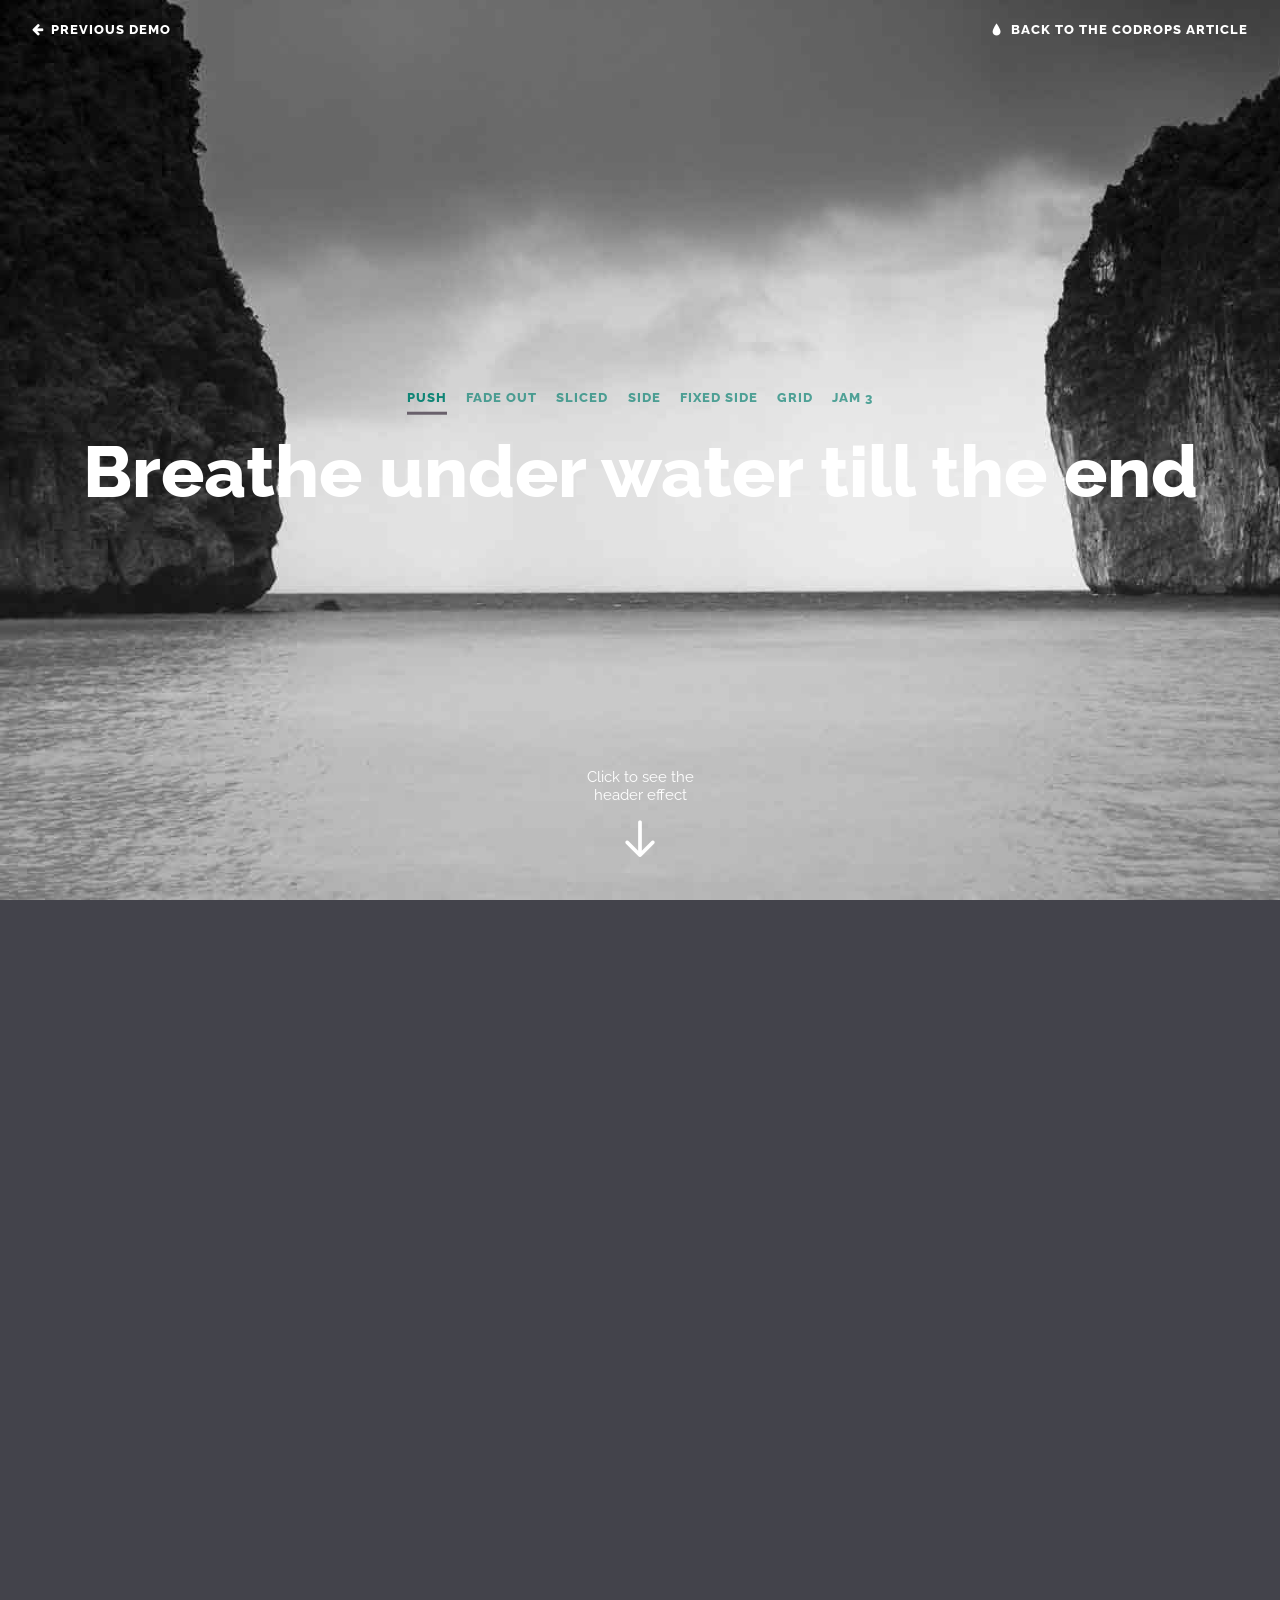
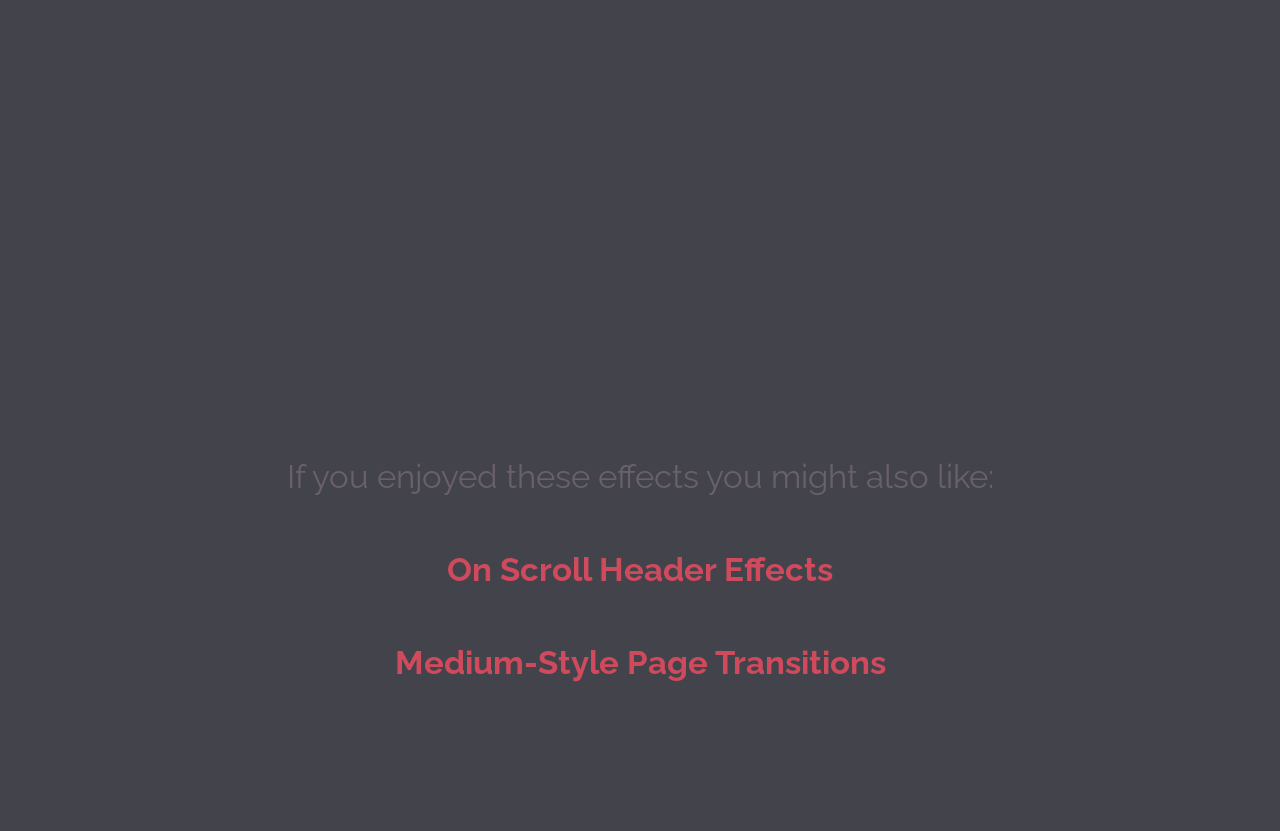
<file: final/src/main/webapp/theme/ArticleIntroEffects/index.html>
<!DOCTYPE html>
<html lang="en" class="no-js">
	<head>
		<meta charset="UTF-8" />
		<meta http-equiv="X-UA-Compatible" content="IE=edge"> 
		<meta name="viewport" content="width=device-width, initial-scale=1"> 
		<title>Inspiration for Article Intro Effects | Demo 1</title>
		<meta name="description" content="Inspiration for Article Intro Effects" />
		<meta name="keywords" content="title, header, effect, scroll, inspiration, medium, web design" />
		<meta name="author" content="Codrops" />
		<link rel="shortcut icon" href="../favicon.ico">
		<link rel="stylesheet" type="text/css" href="css/normalize.css" />
		<link rel="stylesheet" type="text/css" href="css/demo.css" />
		<link rel="stylesheet" type="text/css" href="css/component.css" />
		<!--[if IE]>
  		<script src="http://html5shiv.googlecode.com/svn/trunk/html5.js"></script>
		<![endif]-->
	</head>
	<body class="demo-1">
		<div id="container" class="container intro-effect-push">
			<!-- Top Navigation -->
			<div class="codrops-top clearfix">
				<a class="codrops-icon codrops-icon-prev" href="http://tympanus.net/Tutorials/SamsungGrid/"><span>Previous Demo</span></a>
				<span class="right"><a class="codrops-icon codrops-icon-drop" href="http://tympanus.net/codrops/?p=19119"><span>Back to the Codrops Article</span></a></span>
			</div>
			<header class="header">
				<div class="bg-img"><img src="img/7.jpg" alt="Background Image"/></div>
				<div class="title">
					<nav class="codrops-demos">
						<a class="current-demo" href="index.html">Push</a>
						<a href="index2.html">Fade Out</a>
						<a href="index3.html">Sliced</a>
						<a href="index4.html">Side</a>
						<a href="index5.html">Fixed Side</a>
						<a href="index6.html">Grid</a>
						<a href="index7.html">Jam 3</a>
					</nav>
					<h1>Breathe under water till the end</h1>
				</div>
			</header>
			<button class="trigger" data-info="Click to see the header effect"><span>Trigger</span></button>
			<div class="title">
				<nav class="codrops-demos">
						<a class="current-demo" href="index.html">Push</a>
						<a href="index2.html">Fade Out</a>
						<a href="index3.html">Sliced</a>
						<a href="index4.html">Side</a>
						<a href="index5.html">Fixed Side</a>
						<a href="index6.html">Grid</a>
						<a href="index7.html">Jam 3</a>
					</nav>
				<h1>Breathe under water till the end</h1>
				<p class="subline">Inspiration for Article Intro Effects</p>
				<p>by <strong>Henry James</strong> &#8212; Posted in <strong>Inspiration</strong> on <strong>May 21, 2014</strong></p>
			</div>
			<article class="content">
				<div>
					<p>We may define a food to be any substance which will repair the functional waste of the body, increase its growth, or maintain the heat, muscular, and nervous energy. </p>
					<p>In its most comprehensive sense, the oxygen of the air is a food; as although it is admitted by the lungs, it passes into the blood, and there re-acts upon the other food which has passed through the stomach. It is usual, however, to restrict the term food to such nutriment as enters the body by the intestinal canal. Water is often spoken of as being distinct from food, but for this there is no sufficient reason.</p>
					<p>Many popular writers have divided foods into flesh-formers, heat-givers, and bone-formers. Although attractive from its simplicity, this classification will not bear criticism. Flesh-formers are also heat-givers. Only a portion of the mineral matter goes to form bone.</p>
					<p>These last are not strictly foods, if we keep to the definition already given; but they are consumed with the true foods or nutrients, comprised in the other two classes, and cannot well be excluded from consideration.</p>
					<p>Water forms an essential part of all the tissues of the body. It is the solvent and carrier of other substances.</p>
					<p>Mineral Matter or Salts, is left as an ash when food is thoroughly burnt. The most important salts are calcium phosphate, carbonate and fluoride, sodium chloride, potassium phosphate and chloride, and compounds of magnesium, iron and silicon.</p>
					<h3>Flesh-formers, heat-givers, and bone-formers</h3>
					<p>Mineral matter is quite as necessary for plant as for animal life, and is therefore present in all food, except in the case of some highly-prepared ones, such as sugar, starch and oil. Children require a good proportion of calcium phosphate for the growth of their bones, whilst adults require less. The outer part of the grain of cereals is the richest in mineral constituents, white flour and rice are deficient. Wheatmeal and oatmeal are especially recommended for the quantity of phosphates and other salts contained in them. Mineral matter is necessary not only for the bones but for every tissue of the body.</p>
					<p>When haricots are cooked, the liquid is often thrown away, and the beans served nearly dry, or with parsley or other sauce. Not only is the food less tasty but important saline constituents are lost. The author has made the following experiments:—German whole lentils, Egyptian split red lentils and medium haricot beans were soaked all night (16 hours) in just sufficient cold water to keep them covered. The water was poured off and evaporated, the residue heated in the steam-oven to perfect dryness and weighed. After pouring off the water, the haricots were boiled in more water until thoroughly cooked, the liquid being kept as low as possible. The liquid was poured off as clear as possible, from the haricots, evaporated and dried. The ash was taken in each case, and the alkalinity of the water-soluble ash was calculated as potash (K2O). The quantity of water which could be poured off was with the German lentils, half as much more than the original weight of the pulse; not quite as much could be poured off the others.</p>
					<h3>Soaking in cold water</h3>
					<p>The loss on soaking in cold water, unless the water is preserved, is seen to be considerable. The split lentils, having had the protecting skin removed, lose most. In every case the ash contained a good deal of phosphate and lime. Potatoes are rich in important potash salts; by boiling a large quantity is lost, by steaming less and by baking in the skins, scarcely any. The flavour is also much better after baking.</p>
					<p>The usual addition of common salt (sodium-chloride) to boiled potatoes is no proper substitute for the loss of their natural saline constituents. Natural and properly cooked foods are so rich in sodium chloride and other salts that the addition of common salt is unnecessary. An excess of the latter excites thirst and spoils the natural flavour of the food. It is the custom, especially in restaurants, to add a large quantity of salt to pulse, savoury food, potatoes and soups. Bakers' brown bread is usually very salt, and sometimes white is also. In some persons much salt causes irritation of the skin, and the writer has knowledge of the salt food of vegetarian restaurants causing or increasing dandruff. As a rule, fondness for salt is an acquired taste, and after its discontinuance for a time, food thus flavoured becomes unpalatable.</p>
					<p>Organic Compounds are formed by living organisms (a few can also be produced by chemical means). They are entirely decomposed by combustion.</p>
					<h3>Carbon compounds or heat-producers</h3>
					<p>The Non-Nitrogenous Organic Compounds are commonly called carbon compounds or heat-producers, but these terms are also descriptive of the nitrogenous compounds. These contain carbon, hydrogen and oxygen only, and furnish by their oxidation or combustion in the body the necessary heat, muscular and nervous energy. The final product of their combustion is water and carbon dioxide (carbonic acid gas).</p>
					<p>The Carbohydrates comprise starch, sugar, gum, mucilage, pectose, glycogen, &amp;c.; cellulose and woody fibre are carbohydrates, but are little capable of digestion. They contain hydrogen and oxygen in the proportion to form water, the carbon alone being available to produce heat by combustion. Starch is the most widely distributed food. It is insoluble in water, but when cooked is readily digested and absorbed by the body. Starch is readily converted into sugar, whether in plants or animals, during digestion. There are many kinds of sugar, such as grape, cane and milk sugars.</p>
					<p>The Oils and Fats consist of the same elements as the carbohydrates, but the hydrogen is in larger quantity than is necessary to form water, and this surplus is available for the production of energy. During their combustion in the body they produce nearly two-and-a-quarter times (4 : 8.9 = 2.225) as much heat as the carbohydrates; but if eaten in more than small quantities, they are not easily digested, a portion passing away by the intestines. The fat in the body is not solely dependent upon the quantity consumed as food, as an animal may become quite fat on food containing none. A moderate quantity favours digestion and the bodily health. In cold weather more should be taken. In the Arctic regions the Esquimaux consume enormous quantities. Nuts are generally rich in oil. Oatmeal contains more than any of the other cereals (27 analyses gave from 8 to 12.3 per cent.)</p>
					<h3>From acid and rancidity</h3>
					<p>The most esteemed and dearest oil is Almond. What is called Peach-kernel oil (Oleum Amygdalæ Persicæ), but which in commerce includes the oil obtained from plum and apricot stones, is almost as tasteless and useful, whilst it is considerably cheaper. It is a very agreeable and useful food. It is often added to, as an adulterant, or substituted for the true Almond oil. The best qualities of Olive oil are much esteemed, though they are not as agreeable to English taste as the oil previously mentioned. The best qualities are termed Virgin, Extra Sublime and Sublime. Any that has been exposed for more than a short time to the light and heat of a shop window should be rejected, as the flavour is affected. It should be kept in a cool place. Not only does it vary much in freedom from acid and rancidity, but is frequently adulterated. Two other cheaper oils deserve mention. The "cold-drawn" Arachis oil (pea-nut or earth-nut oil) has a pleasant flavour, resembling that of kidney beans. The "cold-drawn" Sesamé oil has an agreeable taste, and is considered equal to Olive oil for edible purposes. The best qualities are rather difficult to obtain; those usually sold being much inferior to Peach-kernel and Olive oils. Cotton-seed oil is the cheapest of the edible ones. Salad oil, not sold under any descriptive name, is usually refined Cotton-seed oil, with perhaps a little Olive oil to impart a richer flavour.</p>
					<p>The solid fats sold as butter and lard substitutes, consist of deodorised cocoanut oil, and they are excellent for cooking purposes. It is claimed that biscuits, &amp;c., made from them may be kept for a much longer period, without showing any trace of rancidity, than if butter or lard had been used. They are also to be had agreeably flavoured by admixture with almond, walnut, &amp;c., "cream."</p>

					<p>The better quality oils are quite as wholesome as the best fresh butter, and better than most butter as sold. Bread can be dipped into the oil, or a little solid vegetable fat spread on it. The author prefers to pour a little Peach-kernel oil upon some ground walnut kernels (or other ground nuts in themselves rich in oil), mix with a knife to a suitable consistency and spread upon the bread. Pine-kernels are very oily, and can be used in pastry in the place of butter or lard.</p>

					<p>Whenever oils are mentioned, without a prefix, the fixed or fatty oils are always understood. The volatile or essential oils are a distinct class. Occasionally, the fixed oils are called hydrocarbons, but hydrocarbon oils are quite different and consist of carbon and hydrogen alone. Of these, petroleum is incapable of digestion, whilst others are poisonous.</p>

					<p>Vegetable Acids are composed of the same three elements and undergo combustion into the same compounds as the carbohydrates. They rouse the appetite, stimulate digestion, and finally form carbonates in combination with the alkalies, thus increasing the alkalinity of the blood. The chief vegetable acids are: malic acid, in the apple, pear, cherry, &amp;c.; citric acid, in the lemon, lime, orange, gooseberry, cranberry, strawberry, raspberry, &amp;c.; tartaric acid, in the grape, pineapple, &amp;c.</p>

					<p>Some place these under Class III. or food adjuncts. Oxalic acid (except when in the insoluble state of calcium oxalate), and several other acids are poisonous.</p>

					<h3>The essential part of every living cell</h3>
					<p>Proteids or Albuminoids are frequently termed flesh-formers. They are composed of nitrogen, carbon, hydrogen, oxygen, and a small quantity of sulphur, and are extremely complex bodies. Their chief function is to form flesh in the body; but without previously forming it, they may be transformed into fat or merely give rise to heat. They form the essential part of every living cell.</p>

					<p>Proteids are excreted from the body as water, carbon dioxide, urea, uric acid, sulphates, &amp;c.</p>

					The principal proteids of animal origin have their corresponding proteids in the vegetable kingdom. Some kinds, whether of animal or vegetable origin, are more easily digested than others. They have the same physiological value from whichever kingdom they are derived.</p>

					<p>The Osseids comprise ossein, gelatin, cartilage, &amp;c., from bone, skin, and connective issue. They approach the proteids in composition, but unlike them they cannot form flesh or fulfil the same purpose in nutrition. Some food chemists wish to call the osseids, albuminoids; what were formerly termed albuminoids to be always spoken of as proteids only.</p>

					<p>Jellies are of little use as food; not only is this because of the low nutritive value of gelatin, but also on account of the small quantity which is mixed with a large proportion of water.</p>

					<p>The Vegetable Kingdom is the prime source of all organic food; water, and to a slight extent salts, form the only food that animals can derive directly from the inorganic kingdom. When man consumes animal food—a sheep for example—he is only consuming a portion of the food which that sheep obtained from grass, clover, turnips, &amp;c. All the proteids of the flesh once existed as proteids in the vegetables; some in exactly the same chemical form.</p>

					<blockquote>A comparatively small quantity of proteid matter, such as is easily obtained from vegetable food, is ample for the general needs of the body.</blockquote>
					<p>Flesh contains no starch or sugar, but a small quantity of glycogen. The fat in an animal is derived from the carbohydrates, the fats and the proteids of the vegetables consumed. The soil that produced the herbage, grain and roots consumed by cattle, in most cases could have produced food capable of direct utilisation by man. By passing the product of the soil through animals there is an enormous economic loss, as the greater part of that food is dissipated in maintaining the life and growth; little remains as flesh when the animal is delivered into the hands of the butcher. Some imagine that flesh food is more easily converted into flesh and blood in our bodies and is consequently more valuable than similar constituents in vegetables, but such is not the case. Fat, whether from flesh or from vegetables is digested in the same manner. The proteids of flesh, like those of vegetables, are converted into peptone by the digestive juices—taking the form of a perfectly diffusible liquid—otherwise they could not be absorbed and utilised by the body. Thus the products of digestion of both animal and vegetable proteids and fats are the same. Formerly, proteid matter was looked upon as the most valuable part of the food, and a large proportion was thought necessary for hard work. It was thought to be required, not only for the construction of the muscle substance, but to be utilised in proportion to muscular exertion. These views are now known to be wrong. A comparatively small quantity of proteid matter, such as is easily obtained from vegetable food, is ample for the general needs of the body. Increased muscular exertion requires but a slight increase of this food constituent. It is the carbohydrates, or carbohydrates and fats that should be eaten in larger quantity, as these are the main source of muscular energy. The fact that animals, capable of the most prolonged and powerful exertion, thrive on vegetables of comparatively low proteid value, and that millions of the strongest races have subsisted on what most Englishmen would consider a meagre vegetarian diet, should have been sufficient evidence against the earlier view.</p>

					<p>A comparison of flesh and vegetable food, shows in flesh an excessive quantity of proteid matter, a very small quantity of glycogen (the animal equivalent of starch and sugar) and a variable quantity of fat. Vegetable food differs much, but as a rule it contains a much smaller quantity of proteid matter, a large proportion of starch and sugar and a small quantity of fat. Some vegetable foods, particularly nuts, contain much fat.</p>

					<p>Investigation of the digestive processes has shown that the carbohydrates and fats entail little strain on the system; their ultimate products are water and carbon dioxide, which are easily disposed of. The changes which the proteids undergo in the body are very complicated. There is ample provision in the body for their digestion, metabolism, and final rejection, when taken in moderate quantity, as is the case in a dietary of vegetables. The proteids in the human body, after fulfilling their purpose, are in part expelled in the same way as the carbohydrates; but the principal part, including all the nitrogen, is expelled by the kidneys in the form of urea (a very soluble substance), and a small quantity of uric acid in the form of quadurates.</p>

					<p>There is reciprocity between the teeth and digestive organs of animals and their natural food. The grasses, leaves, &amp;c., which are consumed by the herbivora, contain a large proportion of cellulose and woody tissue. Consequently, the food is bulky; it is but slowly disintegrated and the nutritious matter liberated and digested. The cellulose appears but slightly acted upon by the digestive juices. The herbivora possess capacious stomachs and the intestines are very long. The carnivora have simpler digestive organs and short intestines. Even they consume substances which leave much indigestible residue, such as skin, ligaments and bones, but civilised man, when living on a flesh dietary removes as much of such things as possible. The monkeys, apes, and man (comprised in the order Primates have a digestive canal intermediate in complexity and in length to the herbivora and carnivora. A certain quantity of indigestible matter is necessary for exciting peristaltic action of the bowels. The carnivora with their short intestinal canal need the least, the frugivora more, and the herbivora a much larger quantity. The consumption by man of what is commonly called concentrated food is the cause of the constipation to which flesh-eating nations are subject. Most of the pills and other nostrums which are used in enormous quantities contain aloes or other drugs which stimulate the action of the intestines.</p>

					<p>Highly manufactured foods, from which as much as possible of the non-nutritious matter has been removed is often advocated, generally by those interested in its sale. Such food would be advantageous only if it were possible to remove or modify a great part of our digestive canal (we are omitting from consideration certain diseased conditions, when such foods may be useful). The eminent physiologist and bacteriologist, Elie Metchnikoff, has given it as his opinion that much of man's digestive organs is not only useless but often productive of derangement and disease. In several cases where it has been necessary, in consequence of serious disease, to remove the entire stomach or a large part of the intestines, the digestive functions have been perfectly performed. It is not that our organs are at fault, but our habits of life differ from that of our progenitors. In past times, when a simple dietary in which flesh food formed little or no part, and to-day, in those countries where one wholly or nearly all derived from vegetable sources and simply prepared is the rule, diseases of the digestive organs are rare. The Englishman going to a tropical country and partaking largely of flesh and alcohol, suffers from disease of the liver and other organs, to which the natives and the few of his own countrymen, living in accordance with natural laws are strangers.</p>
					<p><strong>Excerpt from: <a href="http://www.gutenberg.org/ebooks/15237">The Chemistry of Food and Nutrition</a> by A. W. Duncan</strong></p>
				</div>
			</article>
			<section class="related">
				<p>If you enjoyed these effects you might also like:</p>
				<div><a href="http://tympanus.net/Development/HeaderEffects/"><h4>On Scroll Header Effects</h4></a></div>
				<div><a href="http://tympanus.net/Tutorials/MediumStylePageTransition/"><h4>Medium-Style Page Transitions</h4></a></div>
			</section>
		</div><!-- /container -->
		<script src="js/classie.js"></script>
		<script>
			(function() {

				// detect if IE : from http://stackoverflow.com/a/16657946		
				var ie = (function(){
					var undef,rv = -1; // Return value assumes failure.
					var ua = window.navigator.userAgent;
					var msie = ua.indexOf('MSIE ');
					var trident = ua.indexOf('Trident/');

					if (msie > 0) {
						// IE 10 or older => return version number
						rv = parseInt(ua.substring(msie + 5, ua.indexOf('.', msie)), 10);
					} else if (trident > 0) {
						// IE 11 (or newer) => return version number
						var rvNum = ua.indexOf('rv:');
						rv = parseInt(ua.substring(rvNum + 3, ua.indexOf('.', rvNum)), 10);
					}

					return ((rv > -1) ? rv : undef);
				}());


				// disable/enable scroll (mousewheel and keys) from http://stackoverflow.com/a/4770179					
				// left: 37, up: 38, right: 39, down: 40,
				// spacebar: 32, pageup: 33, pagedown: 34, end: 35, home: 36
				var keys = [32, 37, 38, 39, 40], wheelIter = 0;

				function preventDefault(e) {
					e = e || window.event;
					if (e.preventDefault)
					e.preventDefault();
					e.returnValue = false;  
				}

				function keydown(e) {
					for (var i = keys.length; i--;) {
						if (e.keyCode === keys[i]) {
							preventDefault(e);
							return;
						}
					}
				}

				function touchmove(e) {
					preventDefault(e);
				}

				function wheel(e) {
					// for IE 
					//if( ie ) {
						//preventDefault(e);
					//}
				}

				function disable_scroll() {
					window.onmousewheel = document.onmousewheel = wheel;
					document.onkeydown = keydown;
					document.body.ontouchmove = touchmove;
				}

				function enable_scroll() {
					window.onmousewheel = document.onmousewheel = document.onkeydown = document.body.ontouchmove = null;  
				}

				var docElem = window.document.documentElement,
					scrollVal,
					isRevealed, 
					noscroll, 
					isAnimating,
					container = document.getElementById( 'container' ),
					trigger = container.querySelector( 'button.trigger' );

				function scrollY() {
					return window.pageYOffset || docElem.scrollTop;
				}
				
				function scrollPage() {
					scrollVal = scrollY();
					
					if( noscroll && !ie ) {
						if( scrollVal < 0 ) return false;
						// keep it that way
						window.scrollTo( 0, 0 );
					}

					if( classie.has( container, 'notrans' ) ) {
						classie.remove( container, 'notrans' );
						return false;
					}

					if( isAnimating ) {
						return false;
					}
					
					if( scrollVal <= 0 && isRevealed ) {
						toggle(0);
					}
					else if( scrollVal > 0 && !isRevealed ){
						toggle(1);
					}
				}

				function toggle( reveal ) {
					isAnimating = true;
					
					if( reveal ) {
						classie.add( container, 'modify' );
					}
					else {
						noscroll = true;
						disable_scroll();
						classie.remove( container, 'modify' );
					}

					// simulating the end of the transition:
					setTimeout( function() {
						isRevealed = !isRevealed;
						isAnimating = false;
						if( reveal ) {
							noscroll = false;
							enable_scroll();
						}
					}, 1200 );
				}

				// refreshing the page...
				var pageScroll = scrollY();
				noscroll = pageScroll === 0;
				
				disable_scroll();
				
				if( pageScroll ) {
					isRevealed = true;
					classie.add( container, 'notrans' );
					classie.add( container, 'modify' );
				}
				
				window.addEventListener( 'scroll', scrollPage );
				trigger.addEventListener( 'click', function() { toggle( 'reveal' ); } );
			})();
		</script>
	</body>
</html>
</file>
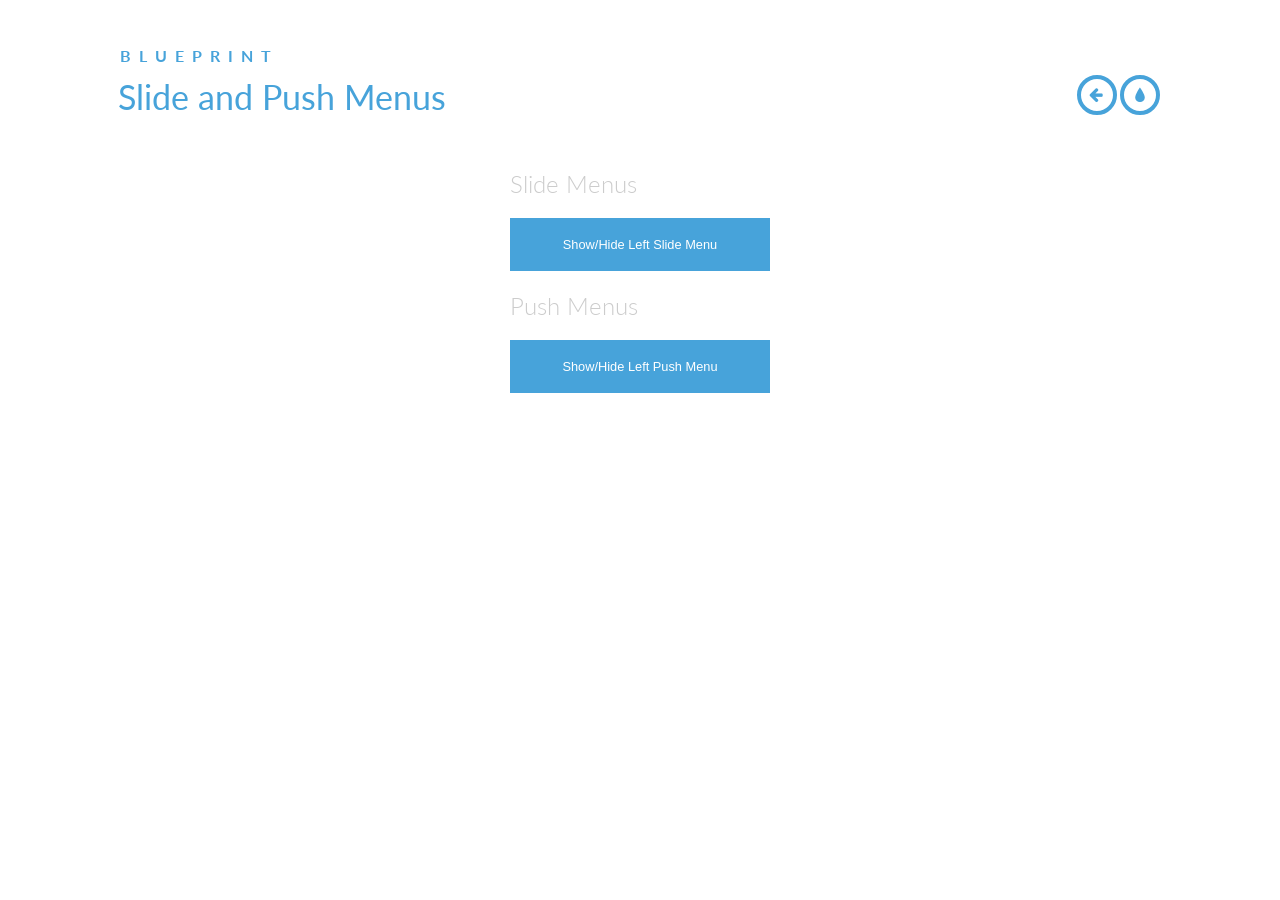
<file: final/src/main/webapp/theme/SlidePushMenus/index.html>
<!DOCTYPE html>
<html lang="en" class="no-js">
	<head>
		<meta charset="UTF-8" />
		<meta http-equiv="X-UA-Compatible" content="IE=edge,chrome=1"> 
		<meta name="viewport" content="width=device-width, initial-scale=1.0"> 
		<title>Blueprint: Slide and Push Menus</title>
		<meta name="description" content="Blueprint: Slide and Push Menus" />
		<meta name="keywords" content="sliding menu, pushing menu, navigation, responsive, menu, css, jquery" />
		<meta name="author" content="Codrops" />
		<link rel="shortcut icon" href="../favicon.ico">
		<link rel="stylesheet" type="text/css" href="css/default.css" />
		<link rel="stylesheet" type="text/css" href="css/component.css" />
		<script src="js/modernizr.custom.js"></script>
	</head>
	<body class="cbp-spmenu-push">
		<nav class="cbp-spmenu cbp-spmenu-vertical cbp-spmenu-left" id="cbp-spmenu-s1">
			<h3>Menu</h3>
			<a href="#">Celery seakale</a>
			<a href="#">Dulse daikon</a>
			<a href="#">Zucchini garlic</a>
			<a href="#">Catsear azuki bean</a>
			<a href="#">Dandelion bunya</a>
			<a href="#">Rutabaga</a>
		</nav>
		<div class="container">
			<header class="clearfix">
				<span>Blueprint</span>
				<h1>Slide and Push Menus</h1>
				<nav>
					<a href="http://tympanus.net/Blueprints/QuotesRotator/" class="icon-arrow-left" data-info="previous Blueprint">Previous Blueprint</a>
					<a href="http://tympanus.net/codrops/?p=14725" class="icon-drop" data-info="back to the Codrops article">back to the Codrops article</a>
				</nav>
			</header>
			<div class="main">
				<section>
					<h2>Slide Menus</h2>
					<!-- Class "cbp-spmenu-open" gets applied to menu -->
					<button id="showLeft">Show/Hide Left Slide Menu</button>			
				</section>
				<section class="buttonset">
					<h2>Push Menus</h2>
					<!-- Class "cbp-spmenu-open" gets applied to menu and "cbp-spmenu-push-toleft" or "cbp-spmenu-push-toright" to the body -->
					<button id="showLeftPush">Show/Hide Left Push Menu</button>
				</section>
			</div>
		</div>
		<!-- Classie - class helper functions by @desandro https://github.com/desandro/classie -->
		<script src="js/classie.js"></script>
		<script>
			var menuLeft = document.getElementById( 'cbp-spmenu-s1' ),
				showLeft = document.getElementById( 'showLeft' ),			
				showLeftPush = document.getElementById( 'showLeftPush' ),
				body = document.body;

			showLeft.onclick = function() {
				classie.toggle( this, 'active' );
				classie.toggle( menuLeft, 'cbp-spmenu-open' );
				disableOther( 'showLeft' );
			};
			
			showLeftPush.onclick = function() {
				classie.toggle( this, 'active' );
				classie.toggle( body, 'cbp-spmenu-push-toright' );
				classie.toggle( menuLeft, 'cbp-spmenu-open' );
				disableOther( 'showLeftPush' );
			};

			function disableOther( button ) {
				if( button !== 'showLeft' ) {
					classie.toggle( showLeft, 'disabled' );
				}
				if( button !== 'showRight' ) {
					classie.toggle( showRight, 'disabled' );
				}
				if( button !== 'showTop' ) {
					classie.toggle( showTop, 'disabled' );
				}
				if( button !== 'showBottom' ) {
					classie.toggle( showBottom, 'disabled' );
				}
				if( button !== 'showLeftPush' ) {
					classie.toggle( showLeftPush, 'disabled' );
				}
				if( button !== 'showRightPush' ) {
					classie.toggle( showRightPush, 'disabled' );
				}
			}
		</script>
	</body>
</html>
</file>
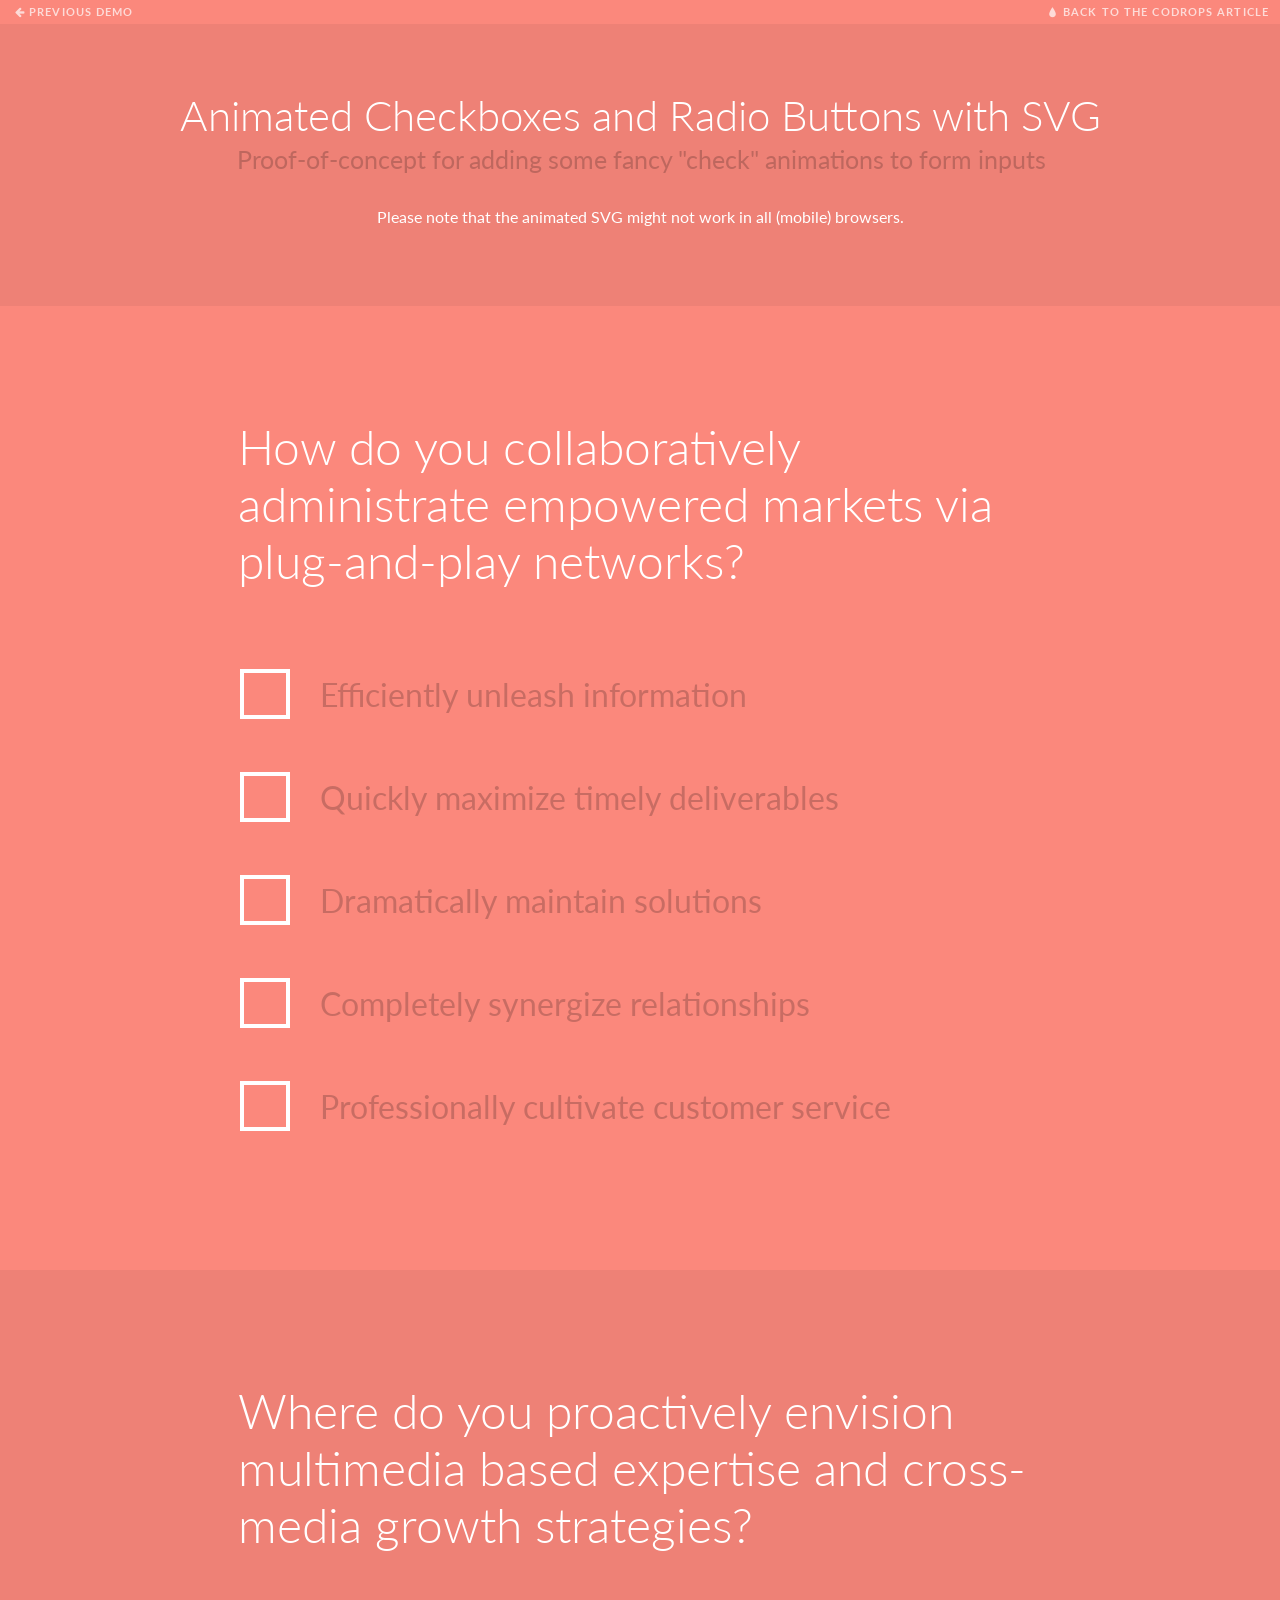
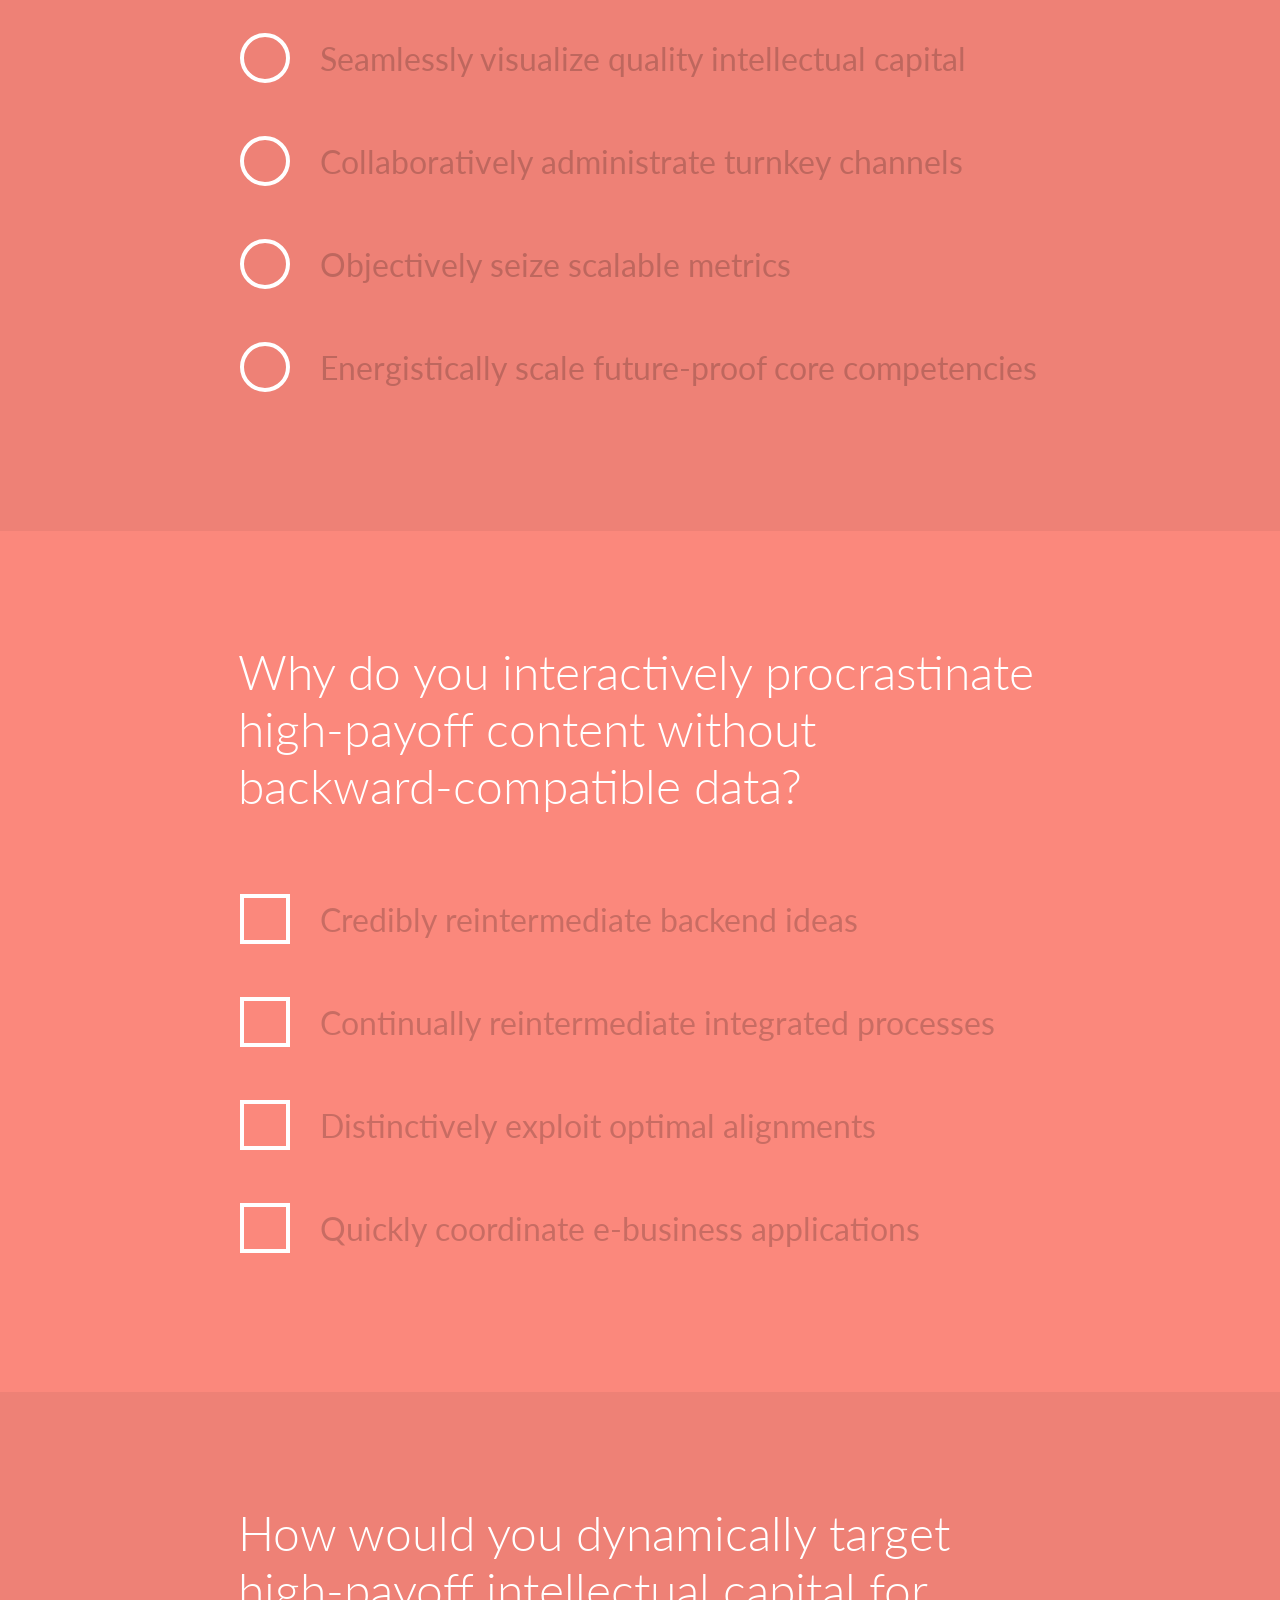
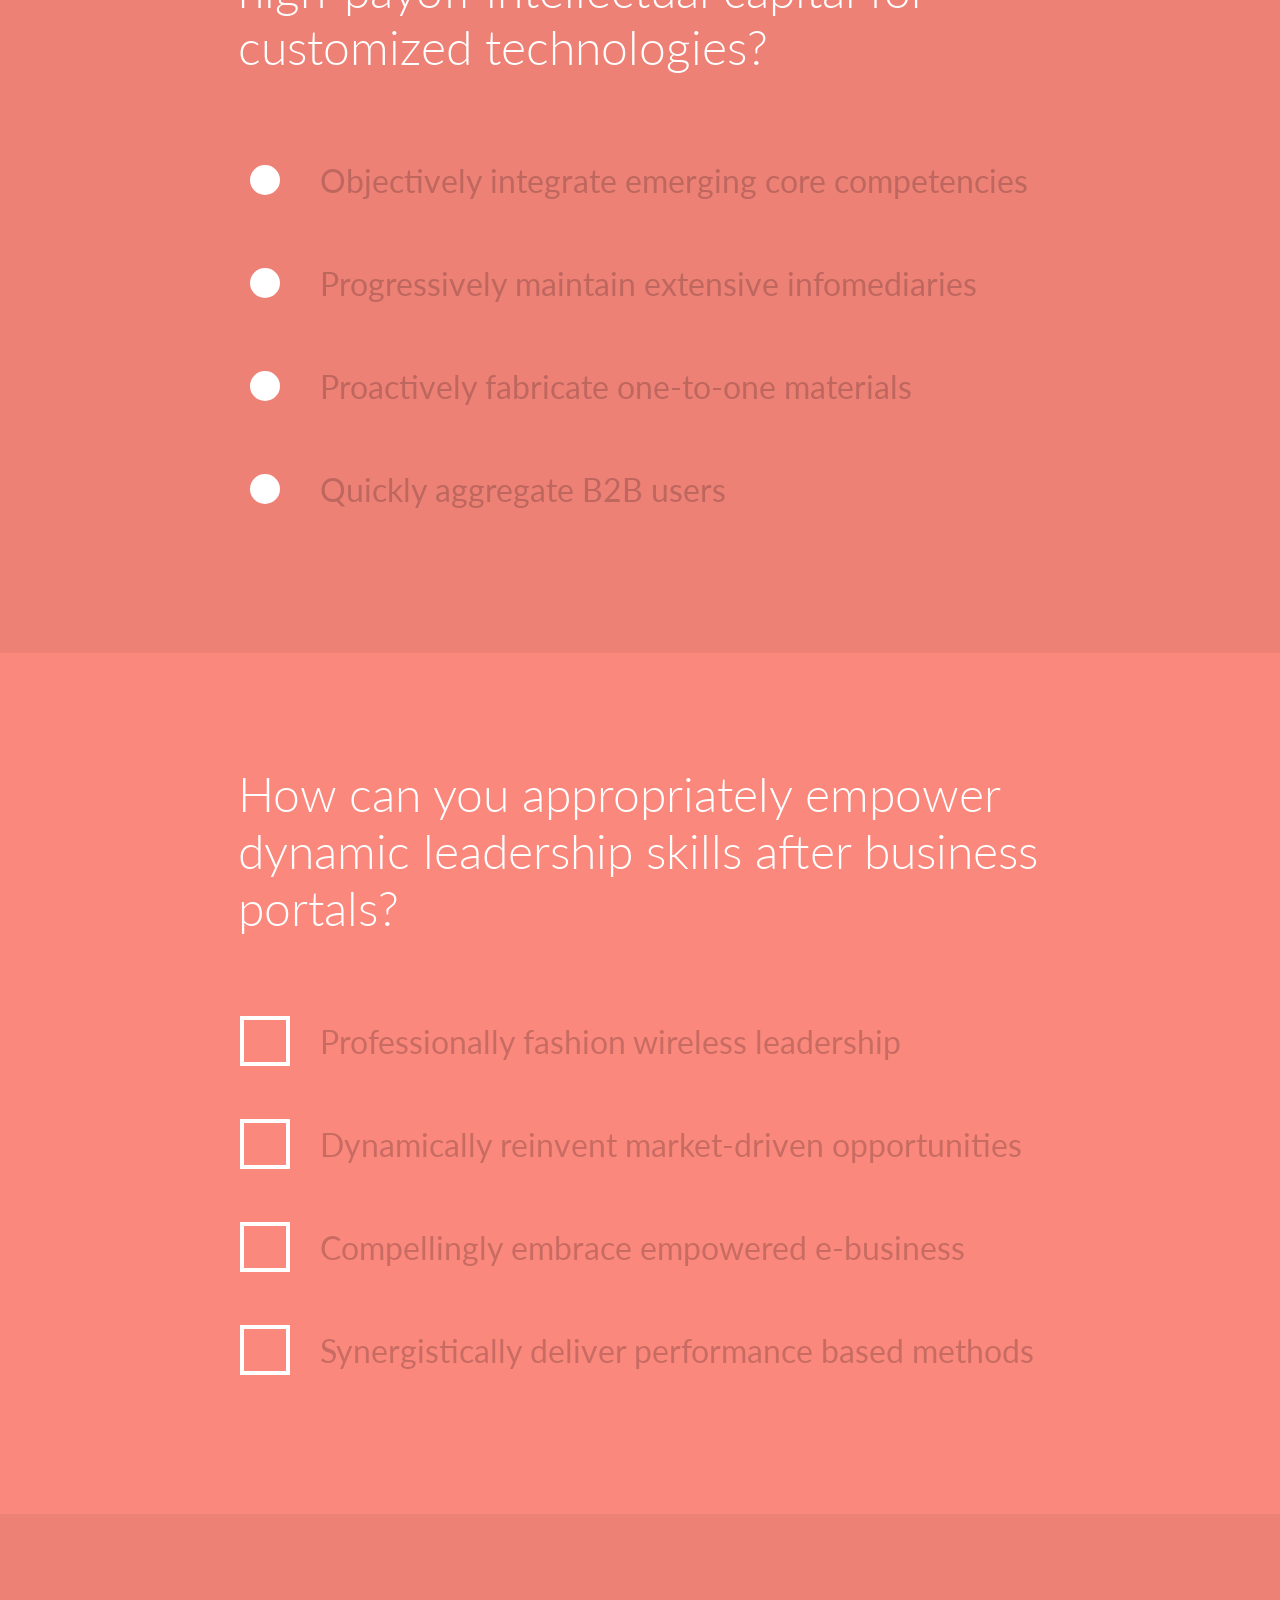
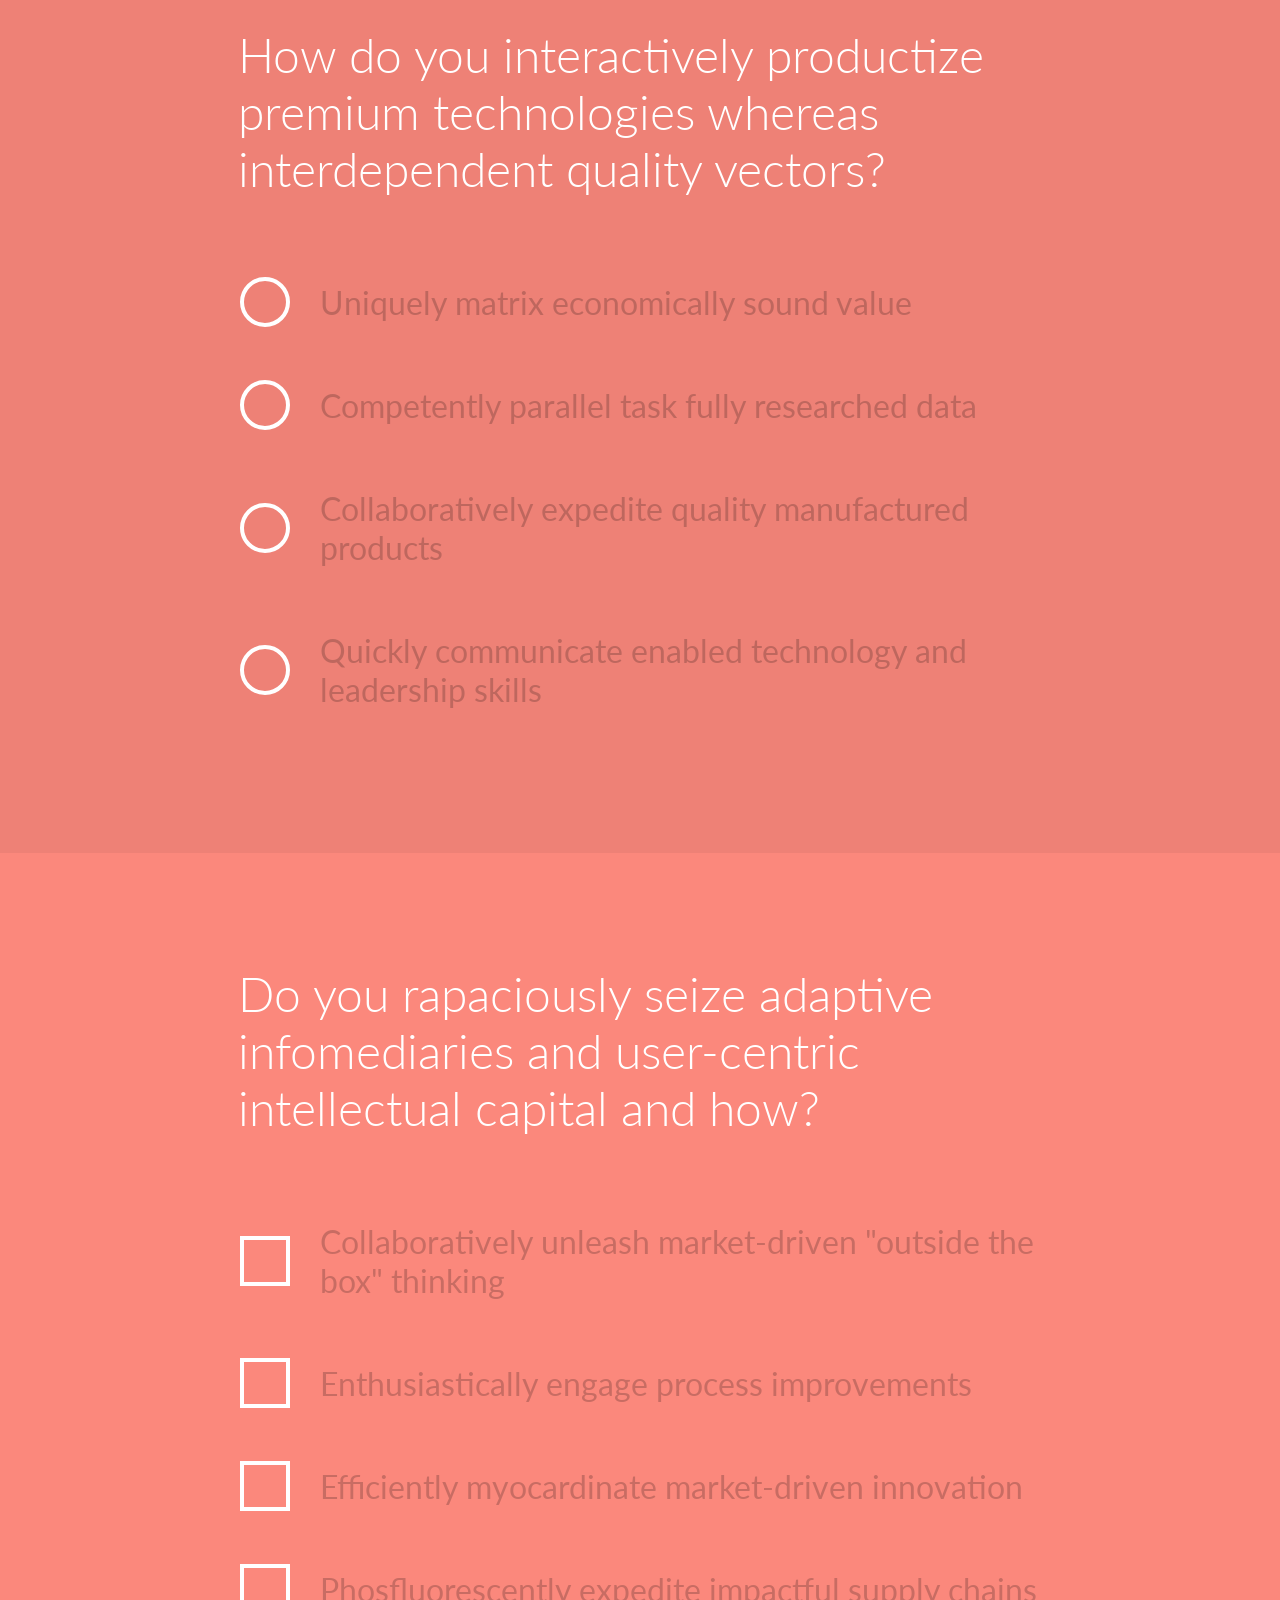
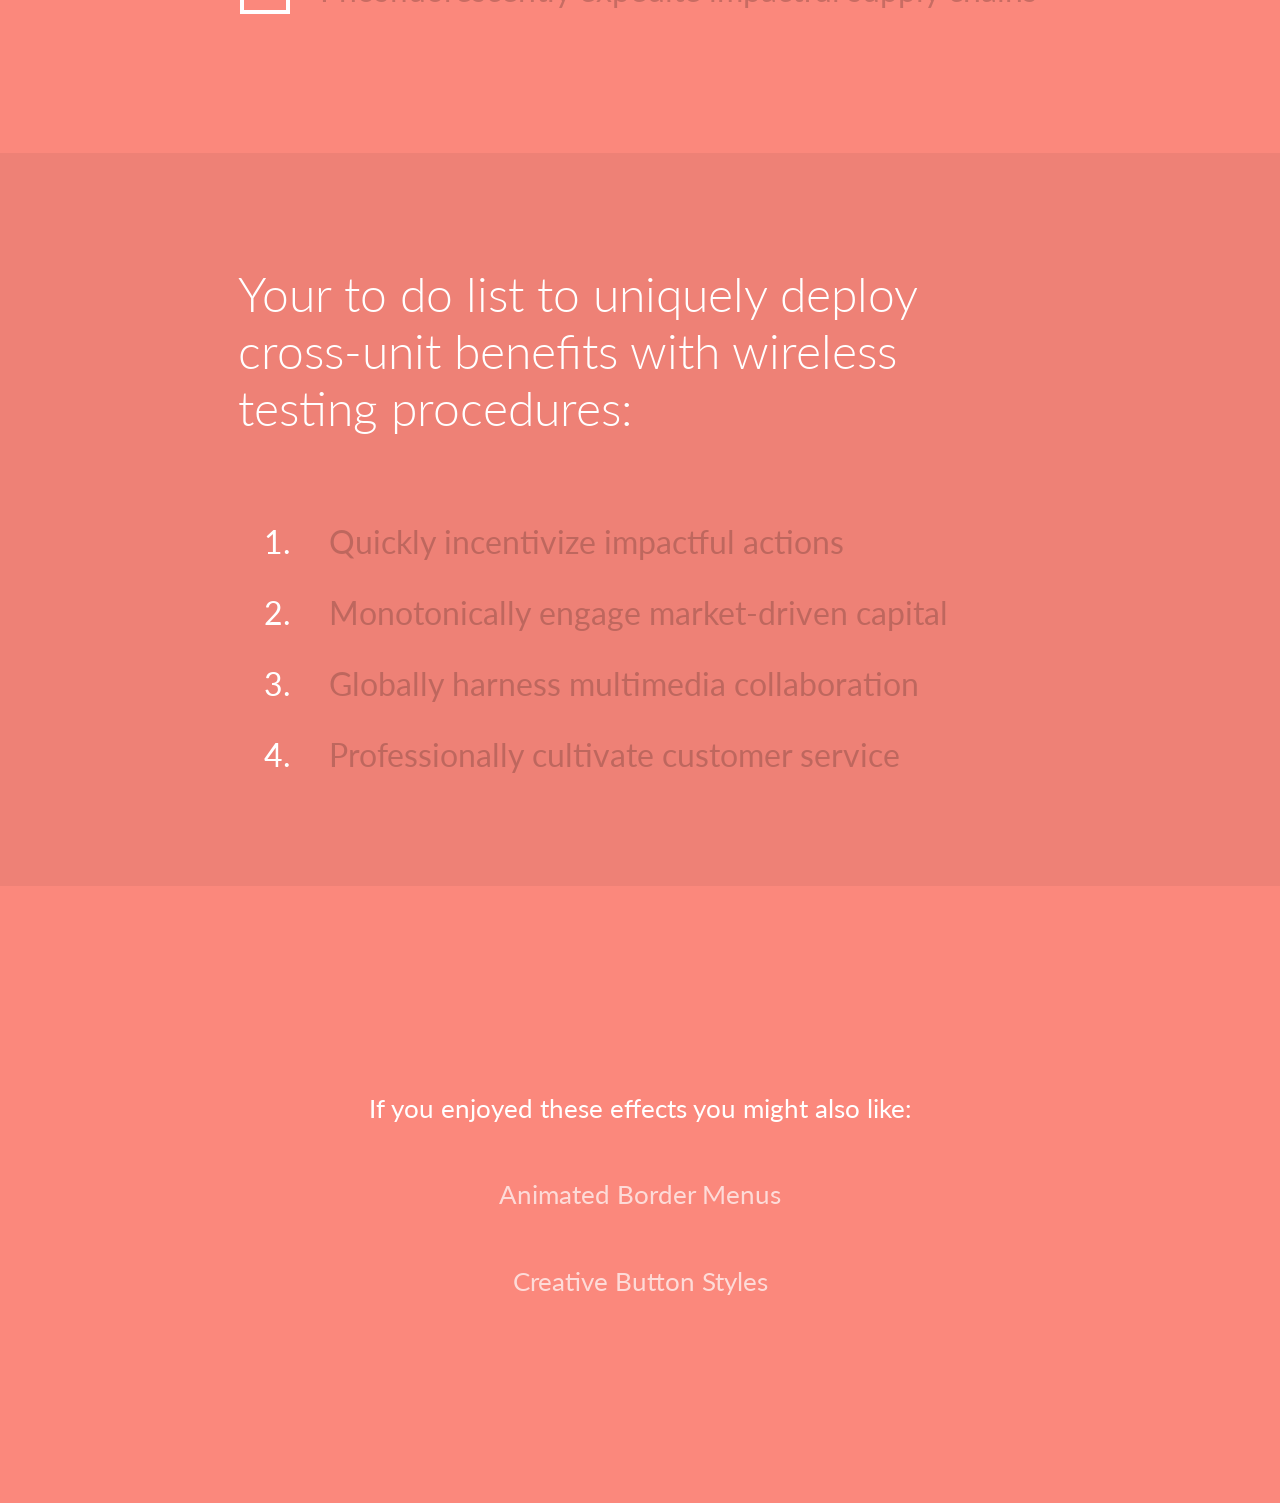
<file: final/src/main/webapp/theme/AnimatedCheckboxes/AnimatedCheckboxes/index.html>
<!DOCTYPE html>
<html lang="en" class="no-js">
	<head>
		<meta charset="UTF-8" />
		<meta http-equiv="X-UA-Compatible" content="IE=edge,chrome=1"> 
		<meta name="viewport" content="width=device-width, initial-scale=1.0"> 
		<title>Animated Checkboxes and Radio Buttons with SVG</title>
		<meta name="description" content="Animated Checkboxes and Radio Buttons with SVG: Using SVG for adding some fancy 'check' animations to form inputs" />
		<meta name="keywords" content="animated checkbox, svg, radio button, styled checkbox, css, pseudo element, form, animated svg" />
		<meta name="author" content="Codrops" />
		<link rel="shortcut icon" href="../favicon.ico">
		<link rel="stylesheet" type="text/css" href="css/normalize.css" />
		<link rel="stylesheet" type="text/css" href="css/demo.css" />
		<link rel="stylesheet" type="text/css" href="css/component.css" />
		<script src="js/modernizr.custom.js"></script>
	</head>
	<body>
		<div class="container">
			<!-- Top Navigation -->
			<div class="codrops-top clearfix">
				<a class="codrops-icon codrops-icon-prev" href="http://tympanus.net/Development/SectionSeparators/"><span>Previous Demo</span></a>
				<span class="right"><a class="codrops-icon codrops-icon-drop" href="http://tympanus.net/codrops/?p=16637"><span>Back to the Codrops Article</span></a></span>
			</div>
			<header>
				<h1>Animated Checkboxes and Radio Buttons with SVG<span> Proof-of-concept for adding some fancy "check" animations to form inputs</span></h1>
				<p>Please note that the animated SVG might not work in all (mobile) browsers.</p>	
			</header>
			<section>
				<form class="ac-custom ac-checkbox ac-cross" autocomplete="off">
					<h2>How do you collaboratively administrate empowered markets via plug-and-play networks?</h2>
					<ul>
						<li><input id="cb1" name="cb1" type="checkbox"><label for="cb1">Efficiently unleash information</label></li>
						<li><input id="cb2" name="cb2" type="checkbox"><label for="cb2">Quickly maximize timely deliverables</label></li>
						<li><input id="cb3" name="cb3" type="checkbox"><label for="cb3">Dramatically maintain solutions</label></li>
						<li><input id="cb4" name="cb4" type="checkbox"><label for="cb4">Completely synergize relationships</label></li>
						<li><input id="cb5" name="cb5" type="checkbox"><label for="cb5">Professionally cultivate customer service</label></li>
					</ul>
				</form>
			</section>
			<section>
				<form class="ac-custom ac-radio ac-fill" autocomplete="off">
					<h2>Where do you proactively envision multimedia based expertise and cross-media growth strategies?</h2>
					<ul>
						<li><input id="r1" name="r1" type="radio"><label for="r1">Seamlessly visualize quality intellectual capital</label></li>
						<li><input id="r2" name="r1" type="radio"><label for="r2">Collaboratively administrate turnkey channels</label></li>
						<li><input id="r3" name="r1" type="radio"><label for="r3">Objectively seize scalable metrics</label></li>
						<li><input id="r4" name="r1" type="radio"><label for="r4">Energistically scale future-proof core competencies</label></li>
					</ul>
				</form>
			</section>
			<section>
				<form class="ac-custom ac-checkbox ac-checkmark" autocomplete="off">
					<h2>Why do you interactively procrastinate high-payoff content without backward-compatible data?</h2>
					<ul>
						<li><input id="cb6" name="cb6" type="checkbox"><label for="cb6">Credibly reintermediate backend ideas</label></li>
						<li><input id="cb7" name="cb7" type="checkbox"><label for="cb7">Continually reintermediate integrated processes</label></li>
						<li><input id="cb8" name="cb8" type="checkbox"><label for="cb8">Distinctively exploit optimal alignments</label></li>
						<li><input id="cb9" name="cb9" type="checkbox"><label for="cb9">Quickly coordinate e-business applications</label></li>
					<ul>
				</form>
			</section>
			<section>
				<form class="ac-custom ac-radio ac-circle" autocomplete="off">
					<h2>How would you dynamically target high-payoff intellectual capital for customized technologies?</h2>
					<ul>
						<li><input id="r5" name="r2" type="radio"><label for="r5">Objectively integrate emerging core competencies</label></li>
						<li><input id="r6" name="r2" type="radio"><label for="r6">Progressively maintain extensive infomediaries</label></li>
						<li><input id="r7" name="r2" type="radio"><label for="r7">Proactively fabricate one-to-one materials</label></li>
						<li><input id="r8" name="r2" type="radio"><label for="r8">Quickly aggregate B2B users</label></li>
					</ul>
				</form>
			</section>
			<section>
				<form class="ac-custom ac-checkbox ac-boxfill" autocomplete="off">
					<h2>How can you appropriately empower dynamic leadership skills after business portals?</h2>
					<ul>
						<li><input id="cb10" name="cb10" type="checkbox"><label for="cb10">Professionally fashion wireless leadership</label></li>
						<li><input id="cb11" name="cb11" type="checkbox"><label for="cb11">Dynamically reinvent market-driven opportunities</label></li>
						<li><input id="cb12" name="cb12" type="checkbox"><label for="cb12">Compellingly embrace empowered e-business</label></li>
						<li><input id="cb13" name="cb13" type="checkbox"><label for="cb13">Synergistically deliver performance based methods</label></li>
					</ul>
				</form>
			</section>
			<section>
				<form class="ac-custom ac-radio ac-swirl" autocomplete="off">
					<h2>How do you interactively productize premium technologies whereas interdependent quality vectors?</h2>
					<ul>
						<li><input id="r9" name="r3" type="radio"><label for="r9">Uniquely matrix economically sound value</label></li>
						<li><input id="r10" name="r3" type="radio"><label for="r10">Competently parallel task fully researched data</label></li>
						<li><input id="r11" name="r3" type="radio"><label for="r11">Collaboratively expedite quality manufactured products</label></li>
						<li><input id="r12" name="r3" type="radio"><label for="r12">Quickly communicate enabled technology and leadership skills</label></li>
					</ul>
				</form>
			</section>
			<section>
				<form class="ac-custom ac-checkbox ac-diagonal" autocomplete="off">
					<h2>Do you rapaciously seize adaptive infomediaries and user-centric intellectual capital and how?</h2>
					<ul>
						<li><input id="cb14" name="cb14" type="checkbox"><label for="cb14">Collaboratively unleash market-driven "outside the box" thinking</label></li>
						<li><input id="cb15" name="cb15" type="checkbox"><label for="cb15">Enthusiastically engage process improvements</label></li>
						<li><input id="cb16" name="cb16" type="checkbox"><label for="cb16">Efficiently myocardinate market-driven innovation</label></li>
						<li><input id="cb17" name="cb17" type="checkbox"><label for="cb17">Phosfluorescently expedite impactful supply chains</label></li>
					</ul>
				</form>
			</section>
			<section>
				<form class="ac-custom ac-list" autocomplete="off">
					<h2>Your to do list to uniquely deploy cross-unit benefits with wireless testing procedures:</h2>
					<ol>
						<li><input id="cb18" name="cb18" type="checkbox"><label for="cb18"><span>Quickly incentivize impactful actions</span></label></li>
						<li><input id="cb19" name="cb19" type="checkbox"><label for="cb19"><span>Monotonically engage market-driven capital</span></label></li>
						<li><input id="cb20" name="cb20" type="checkbox"><label for="cb20"><span>Globally harness multimedia collaboration</span></label></li>
						<li><input id="cb21" name="cb21" type="checkbox"><label for="cb21"><span>Professionally cultivate customer service</span></label></li>
					<ol>
				</form>
			</section>
			<section class="related">
				<p>If you enjoyed these effects you might also like:</p>
				<p><a href="http://tympanus.net/Tutorials/AnimatedBorderMenus/">Animated Border Menus</a></p>
				<p><a href="http://tympanus.net/Development/CreativeButtons/">Creative Button Styles</a></p>
			</section>
		</div><!-- /container -->
		<script src="js/svgcheckbx.js"></script>
	</body>
</html>
</file>
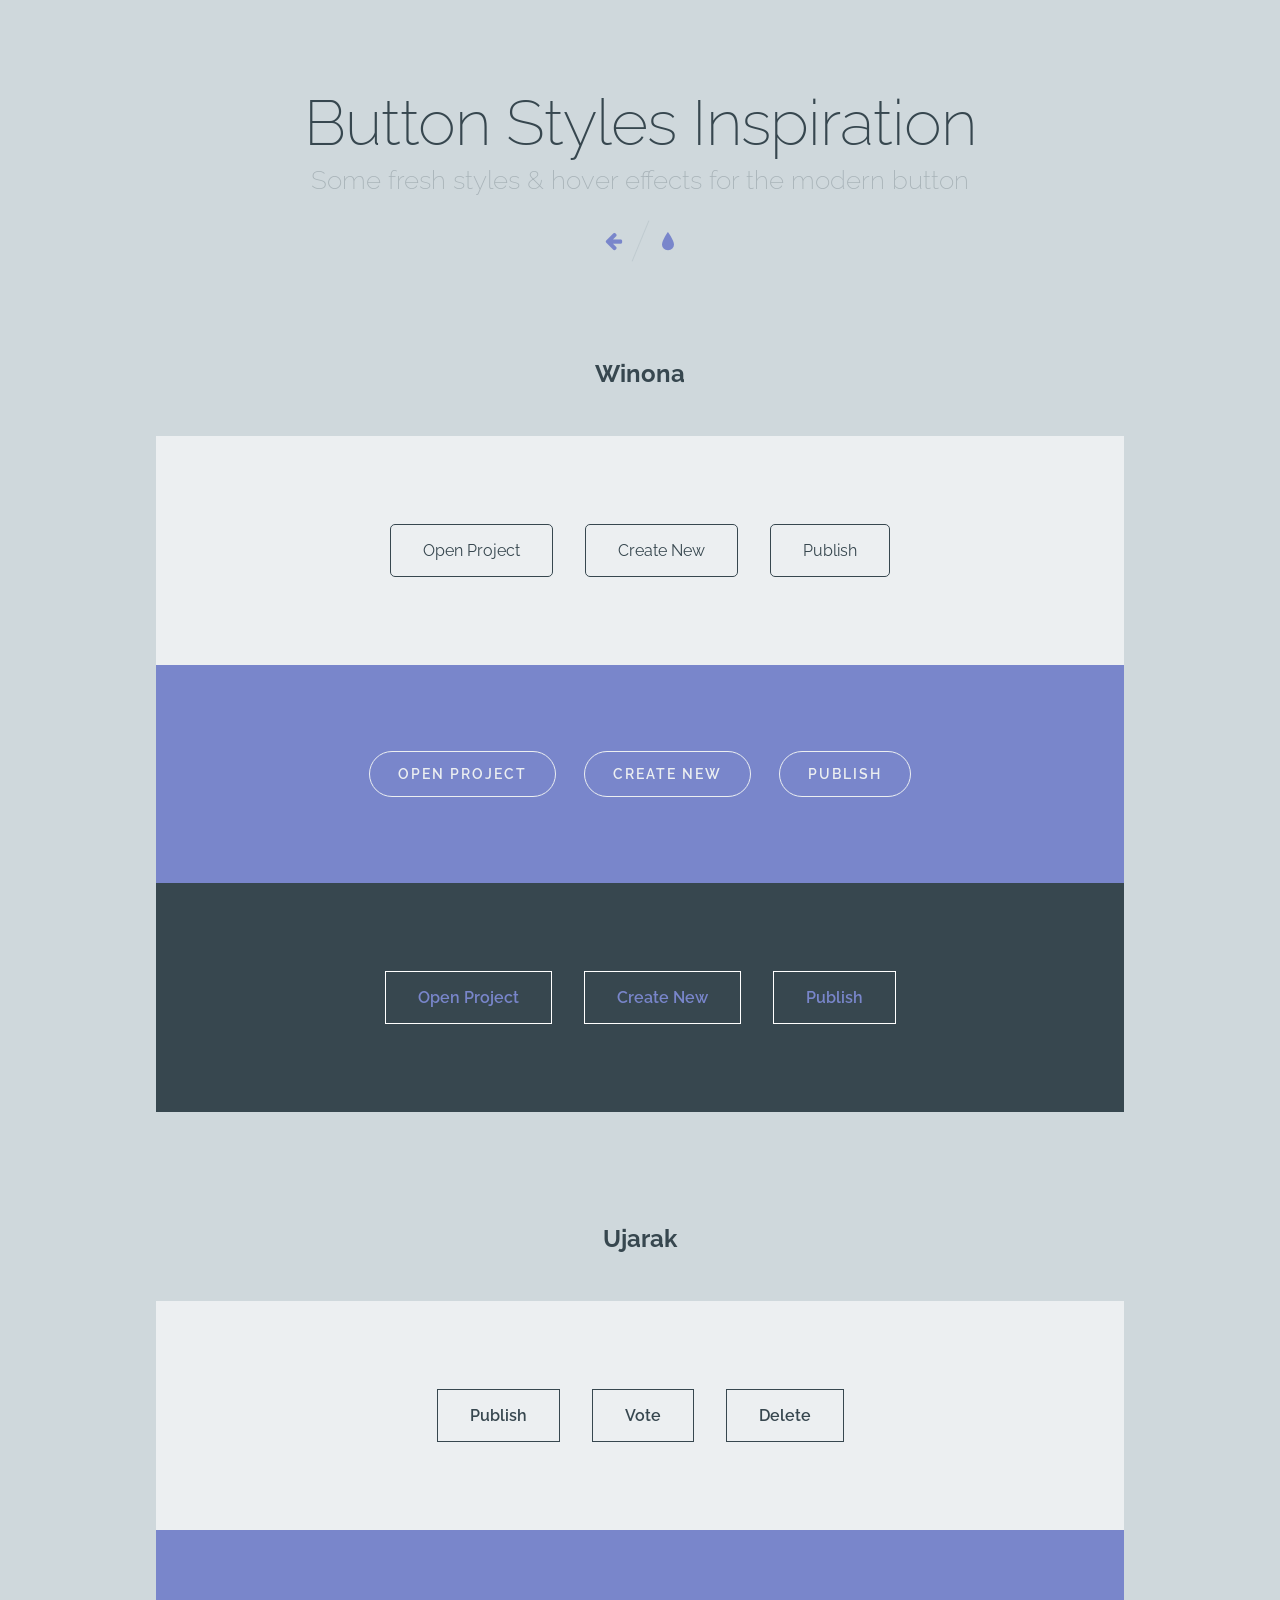
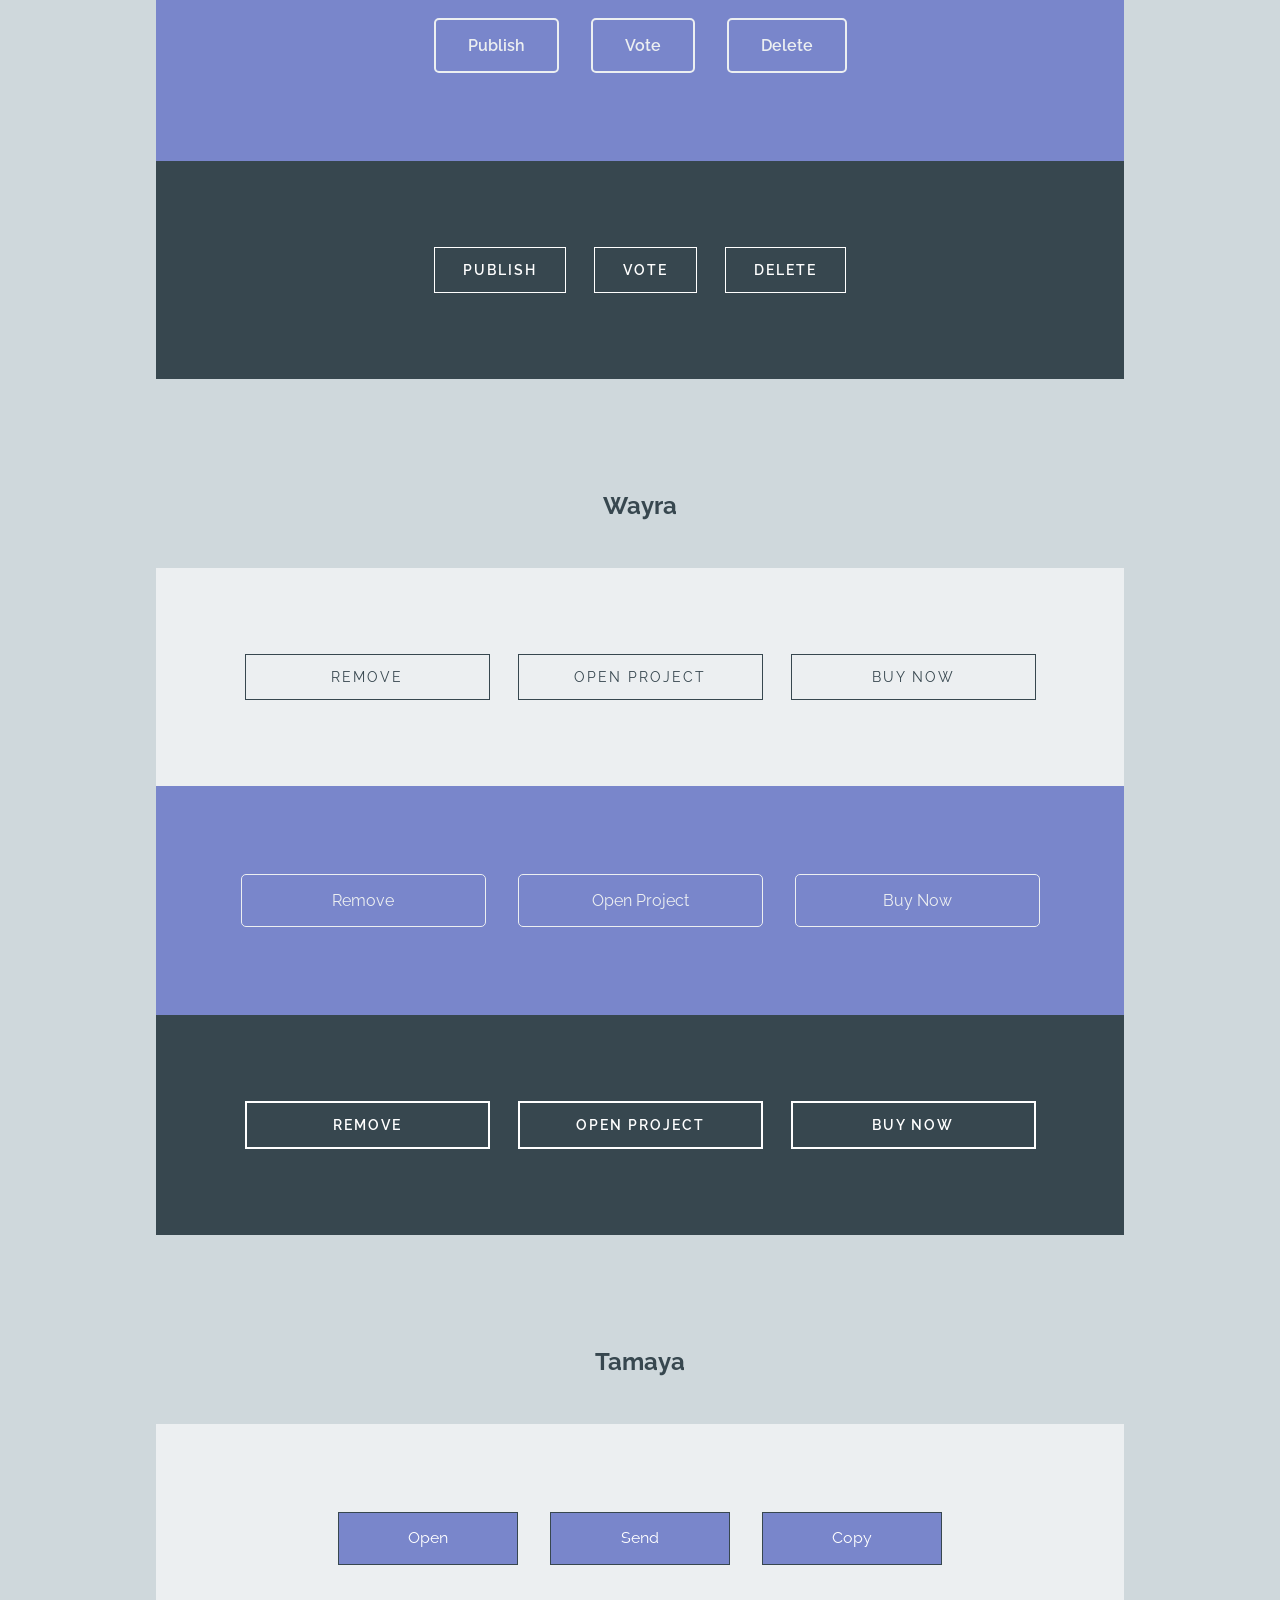
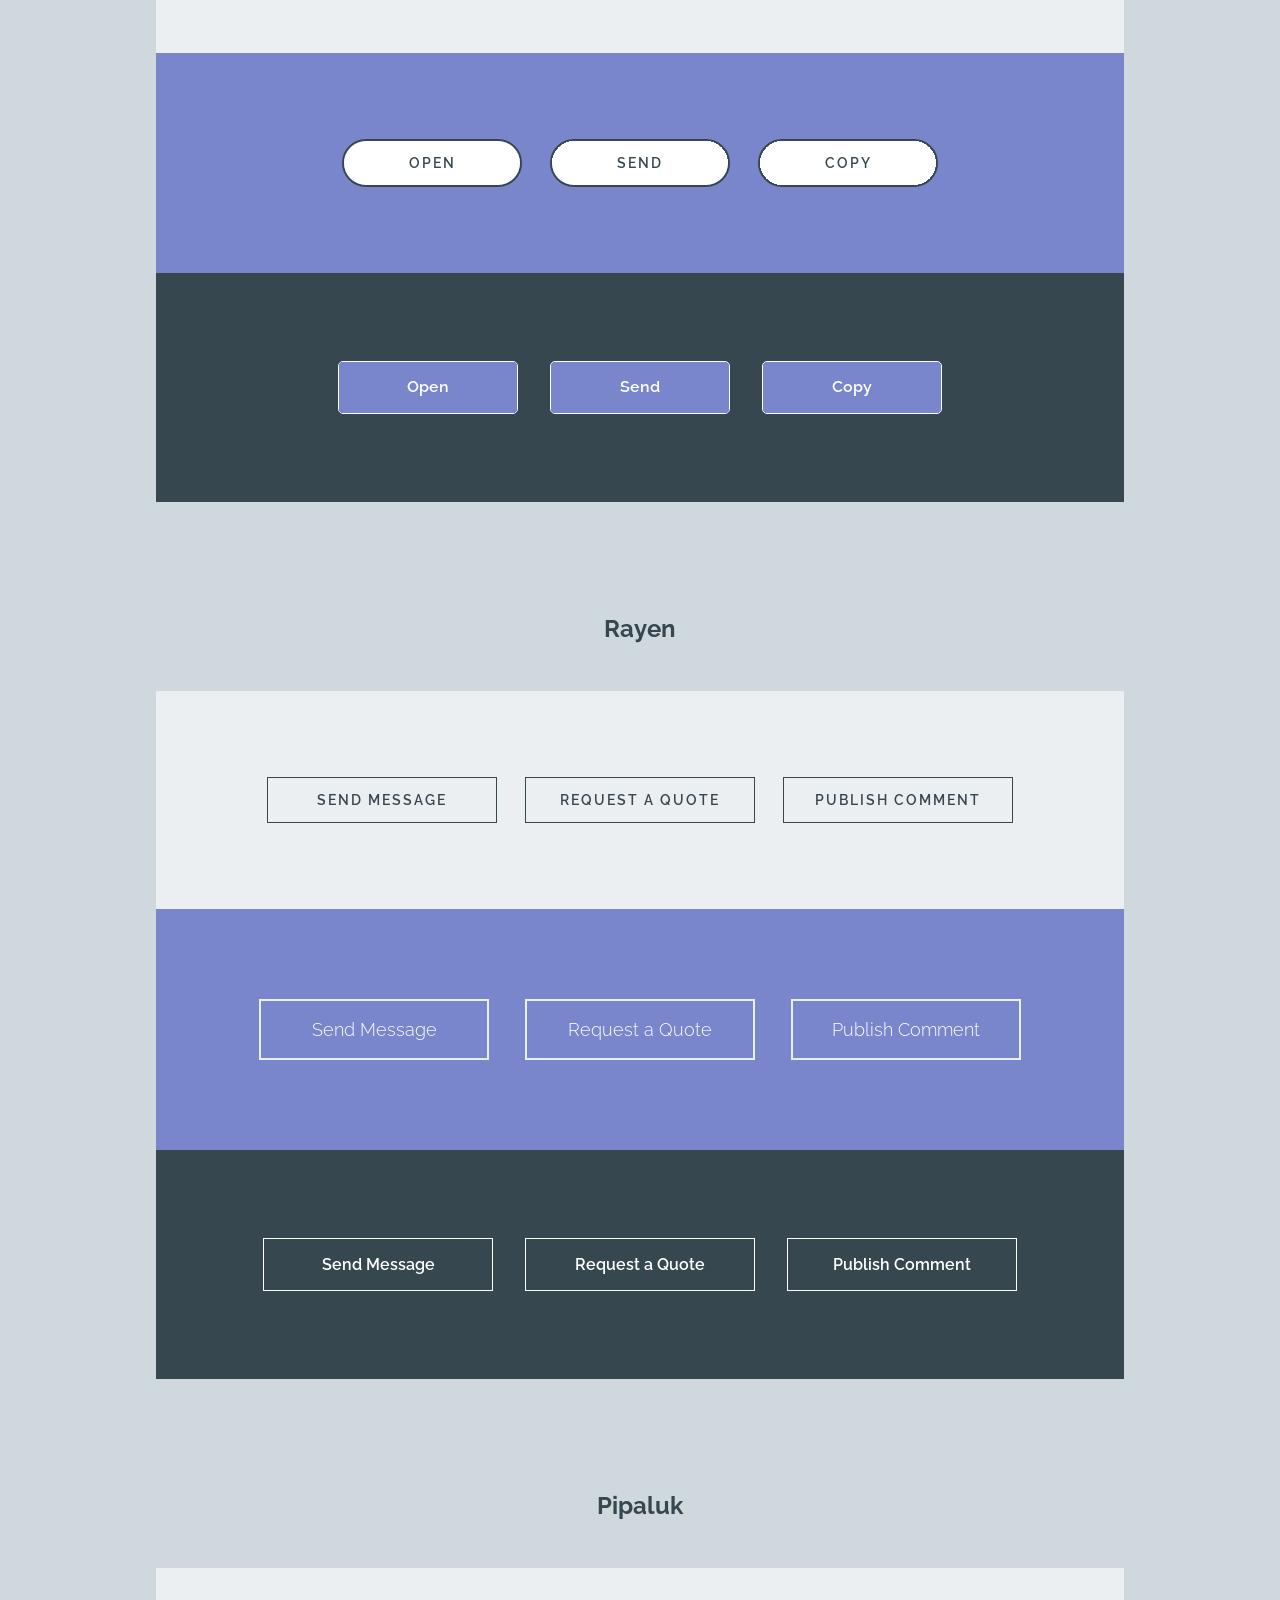
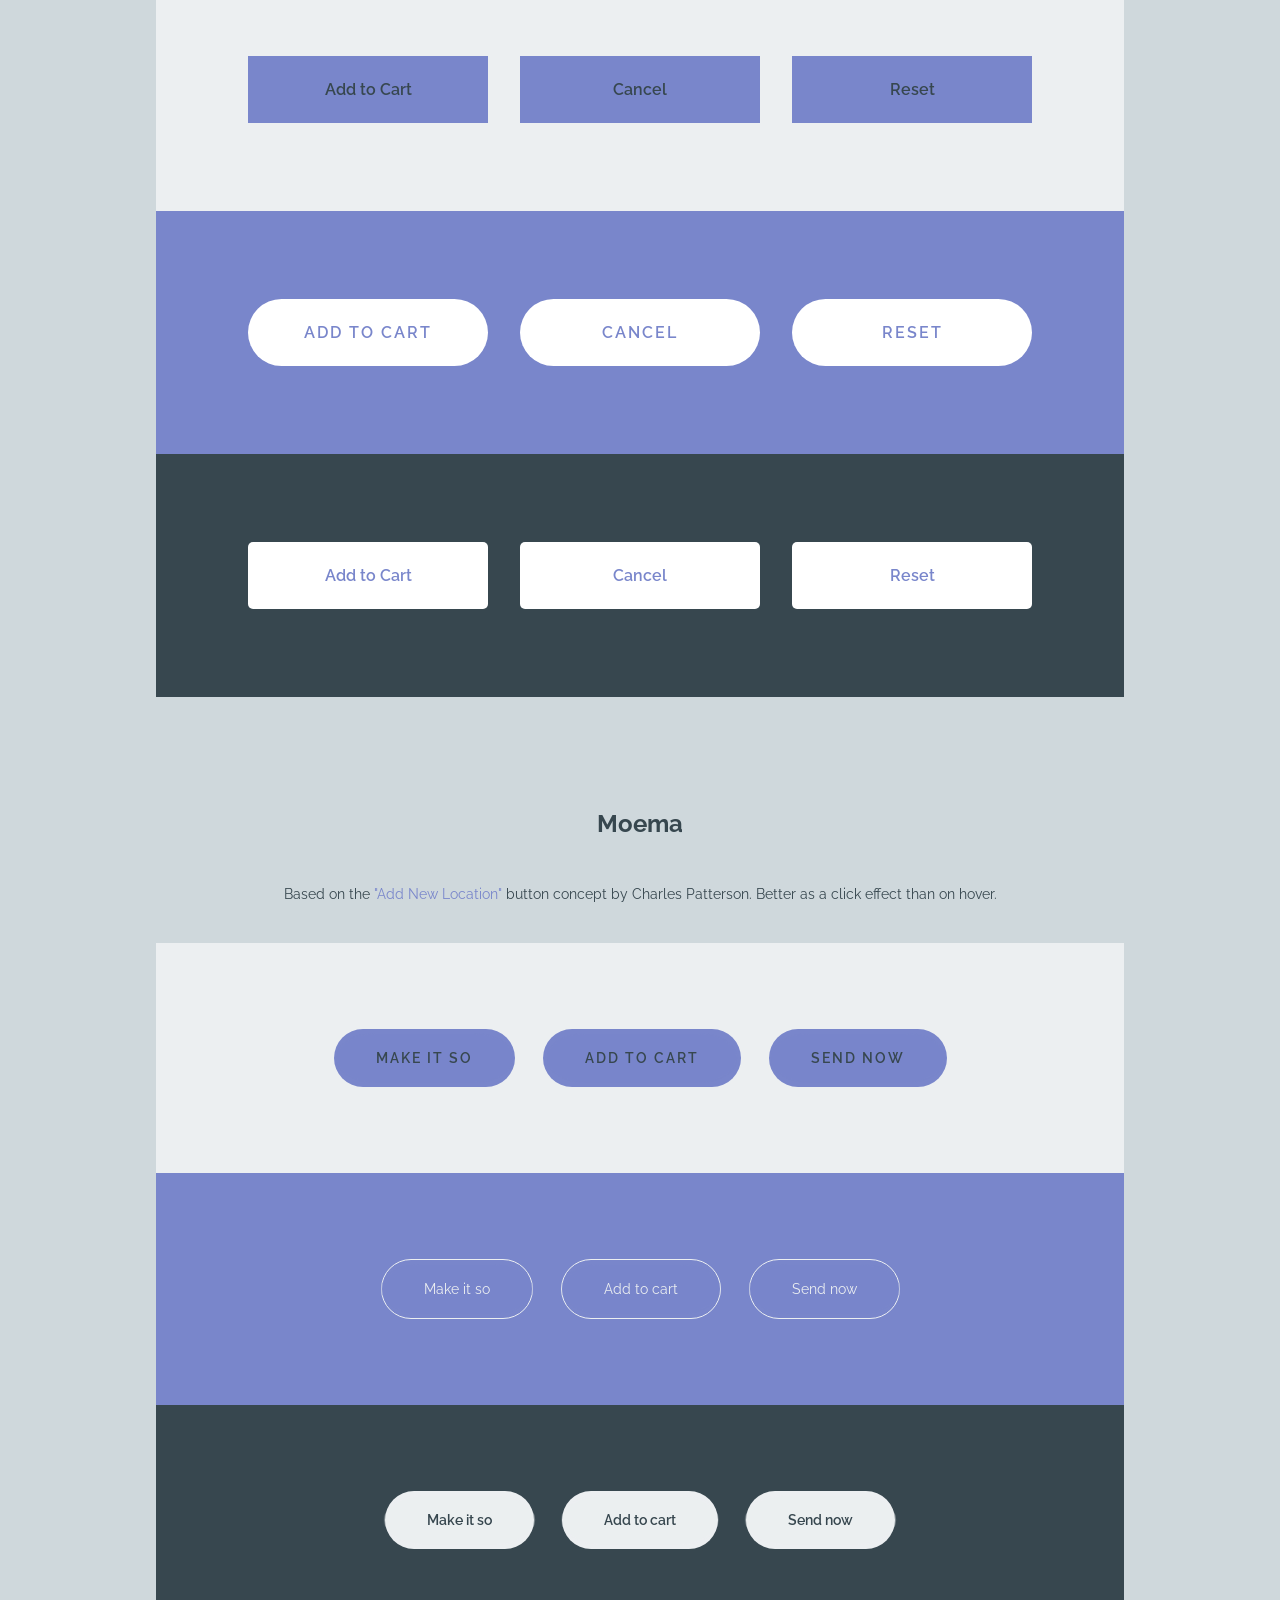
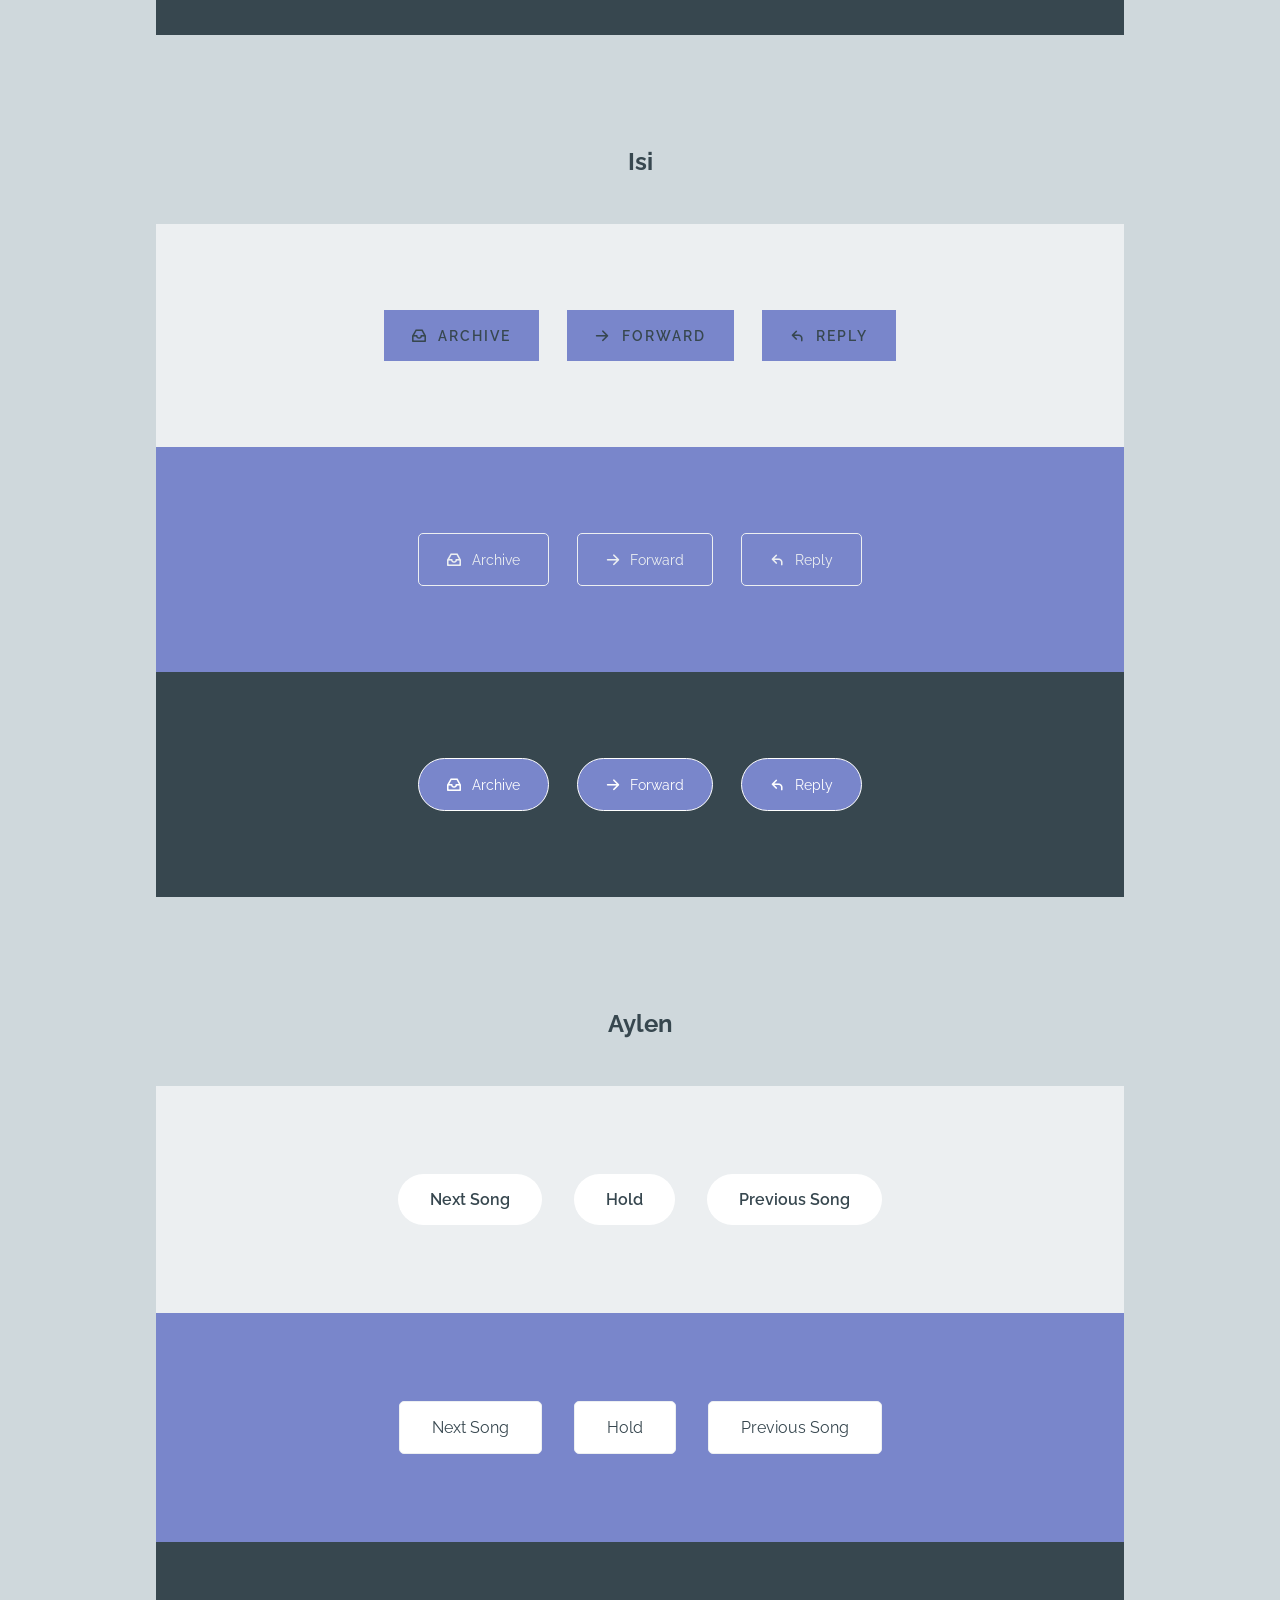
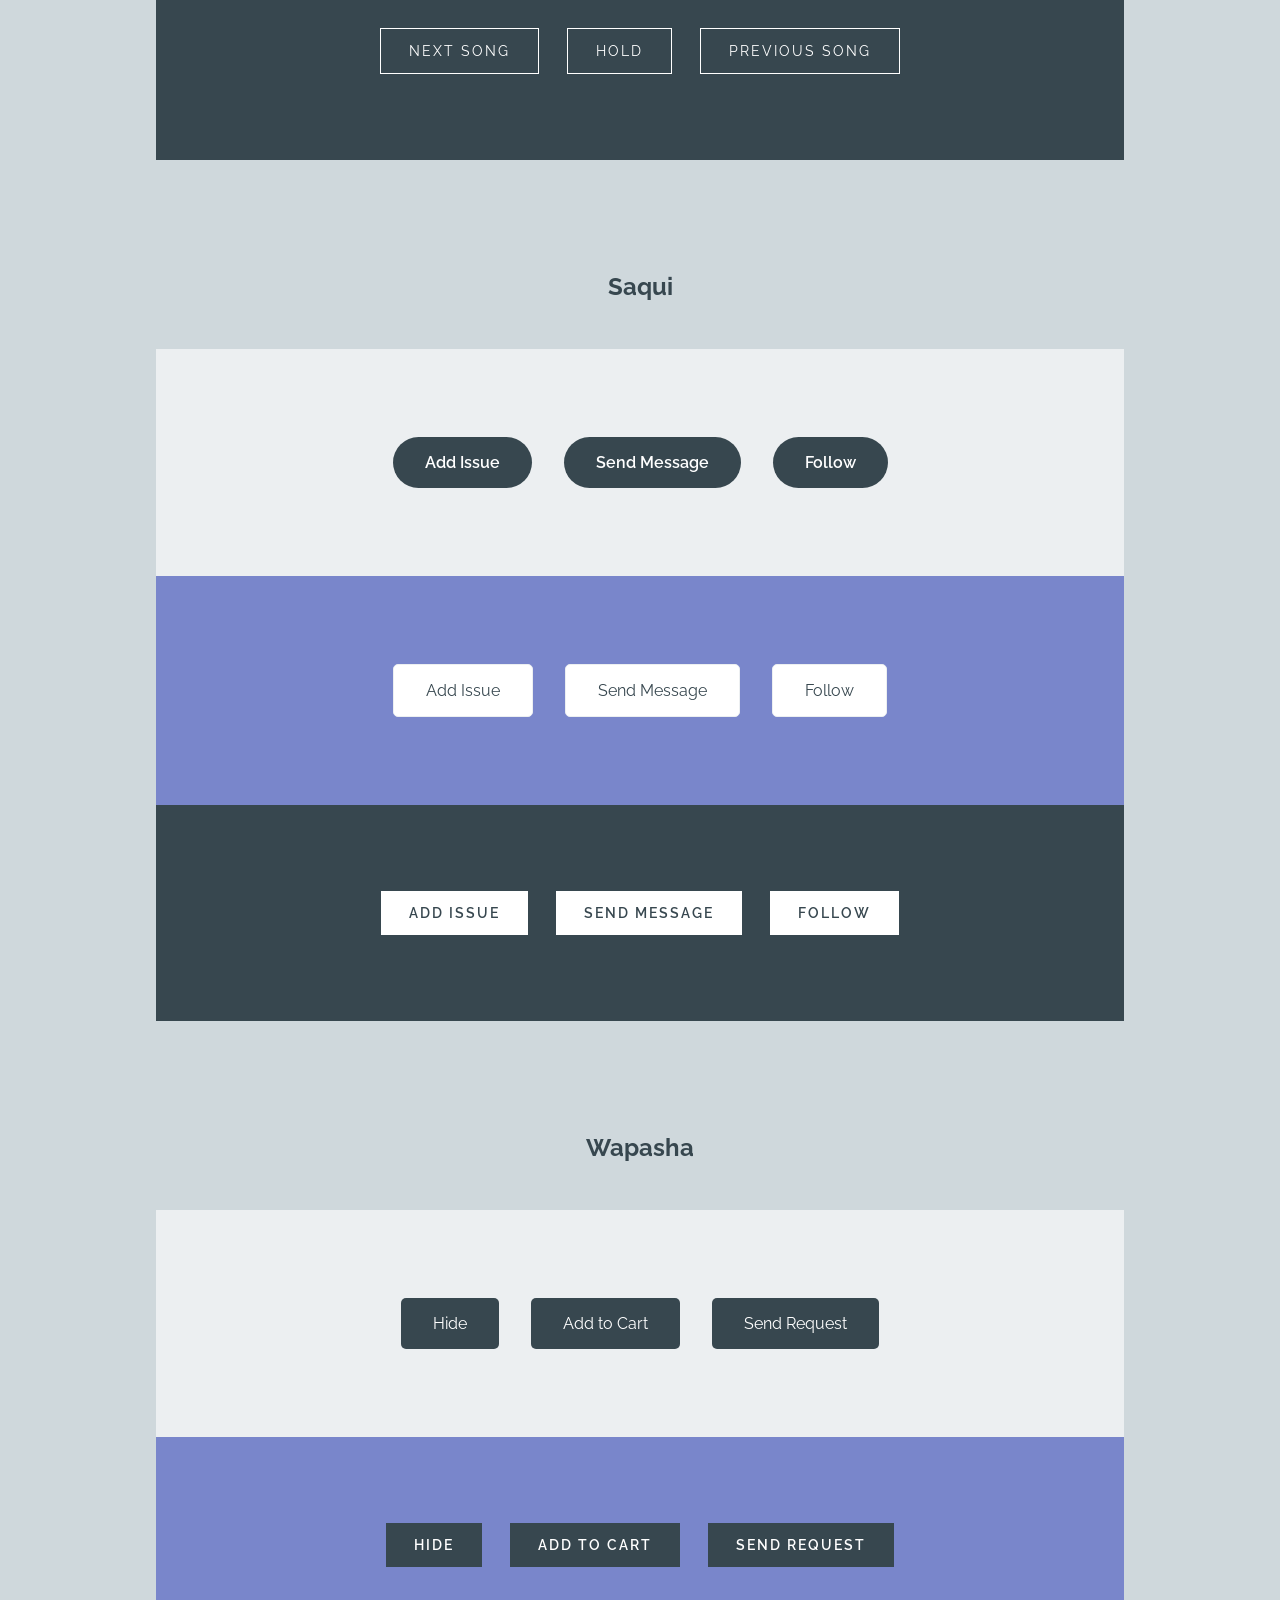
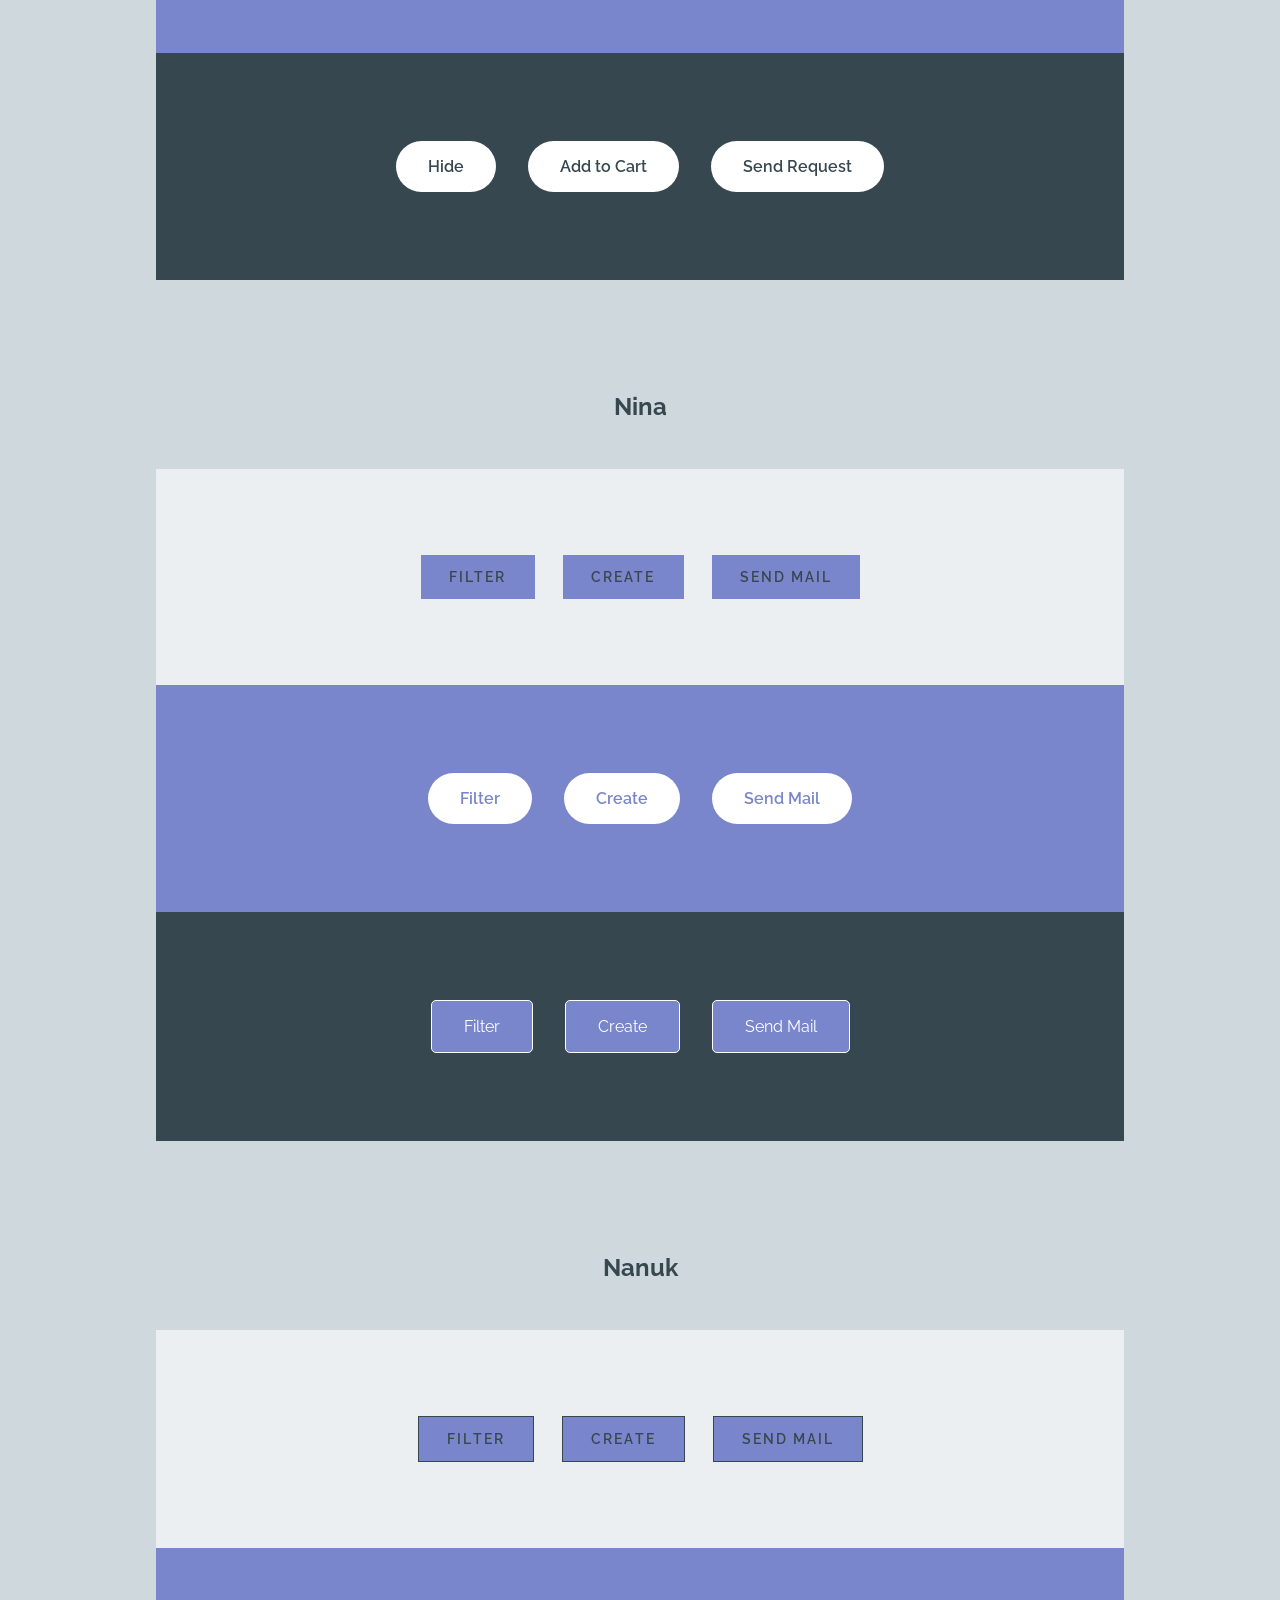
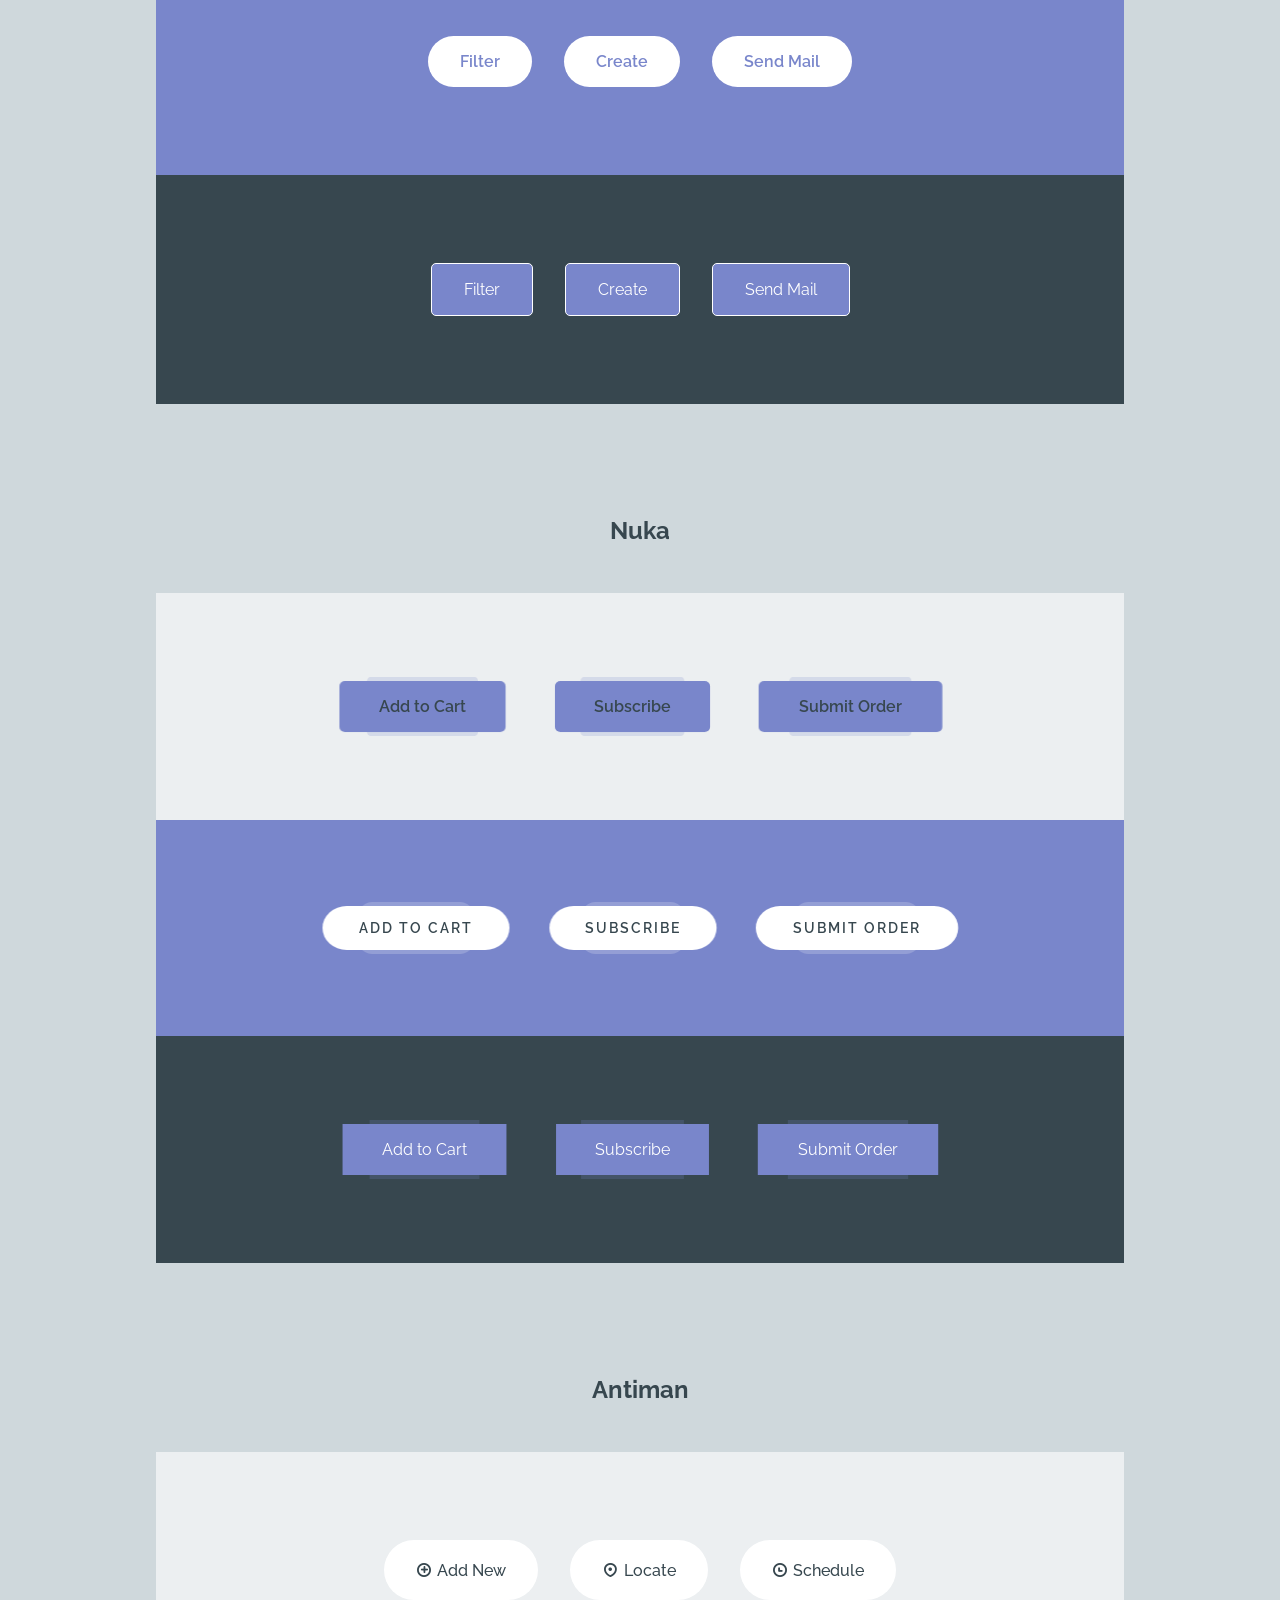
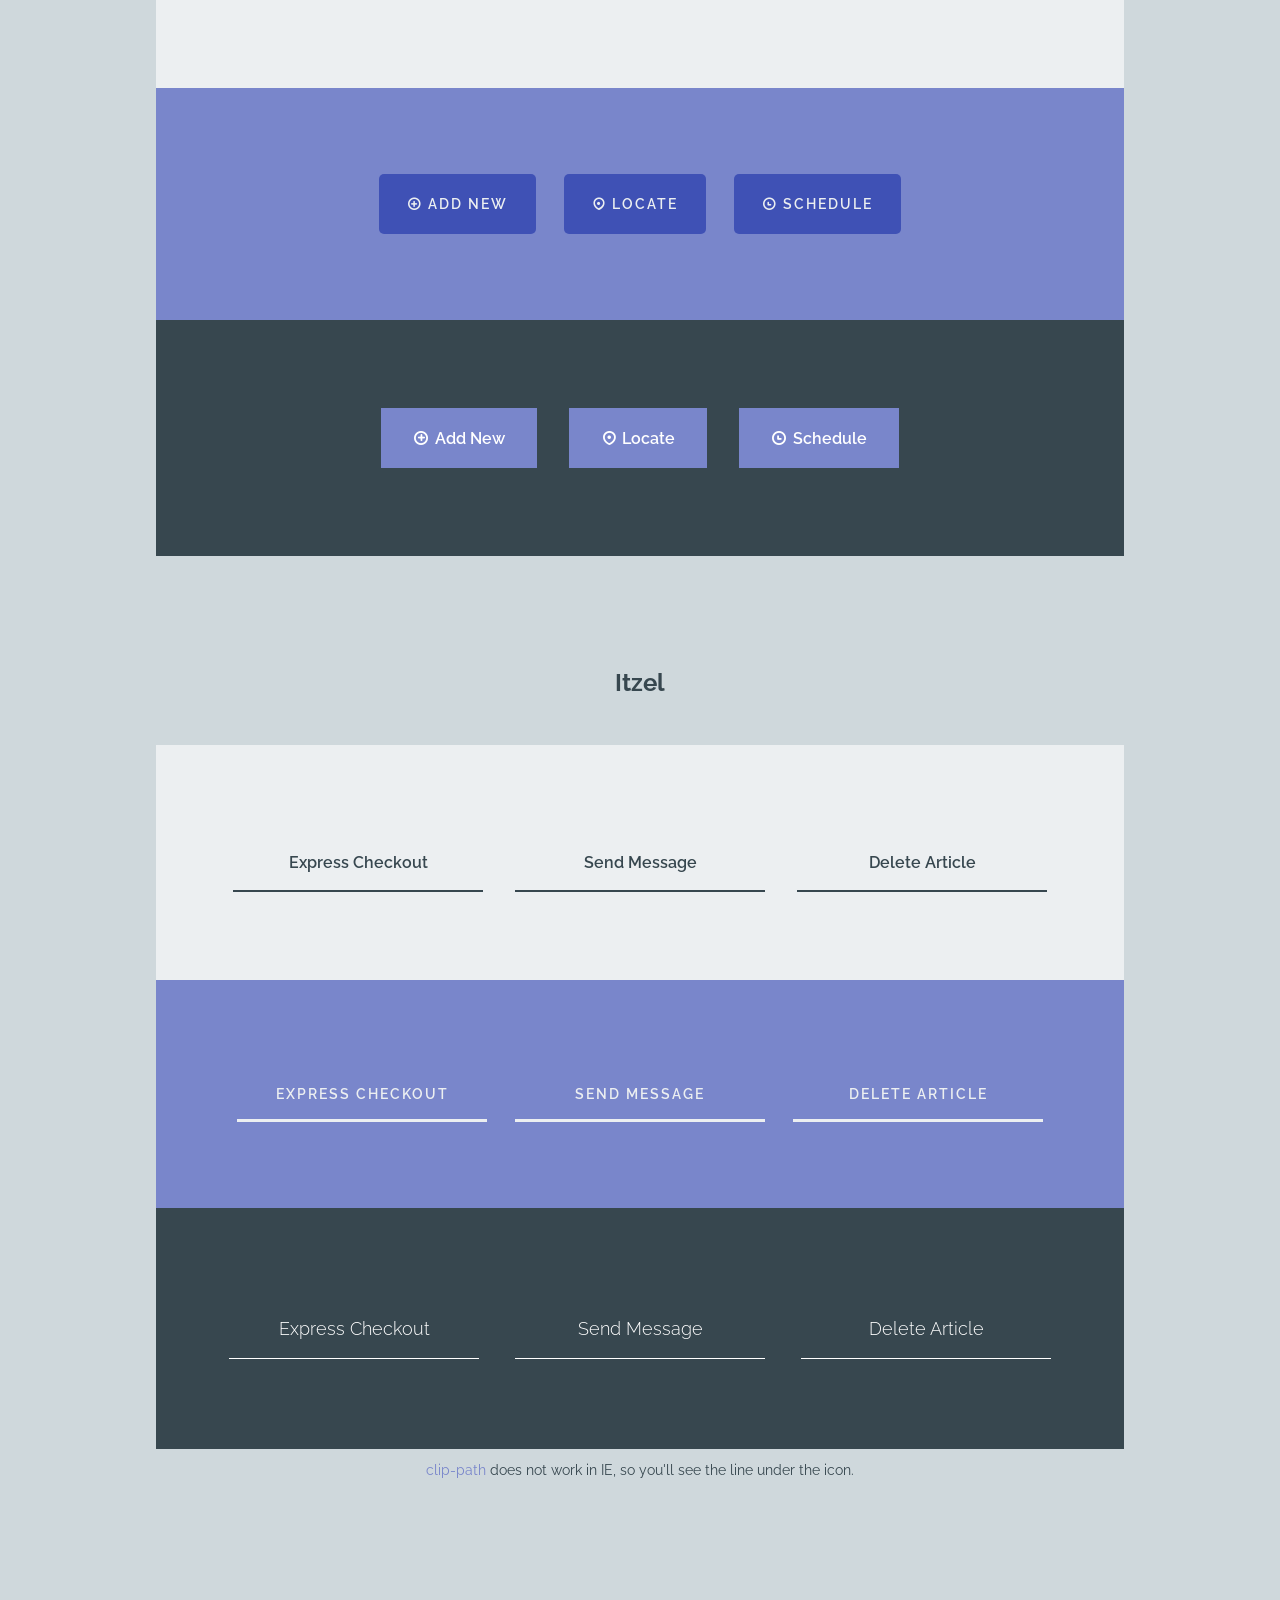
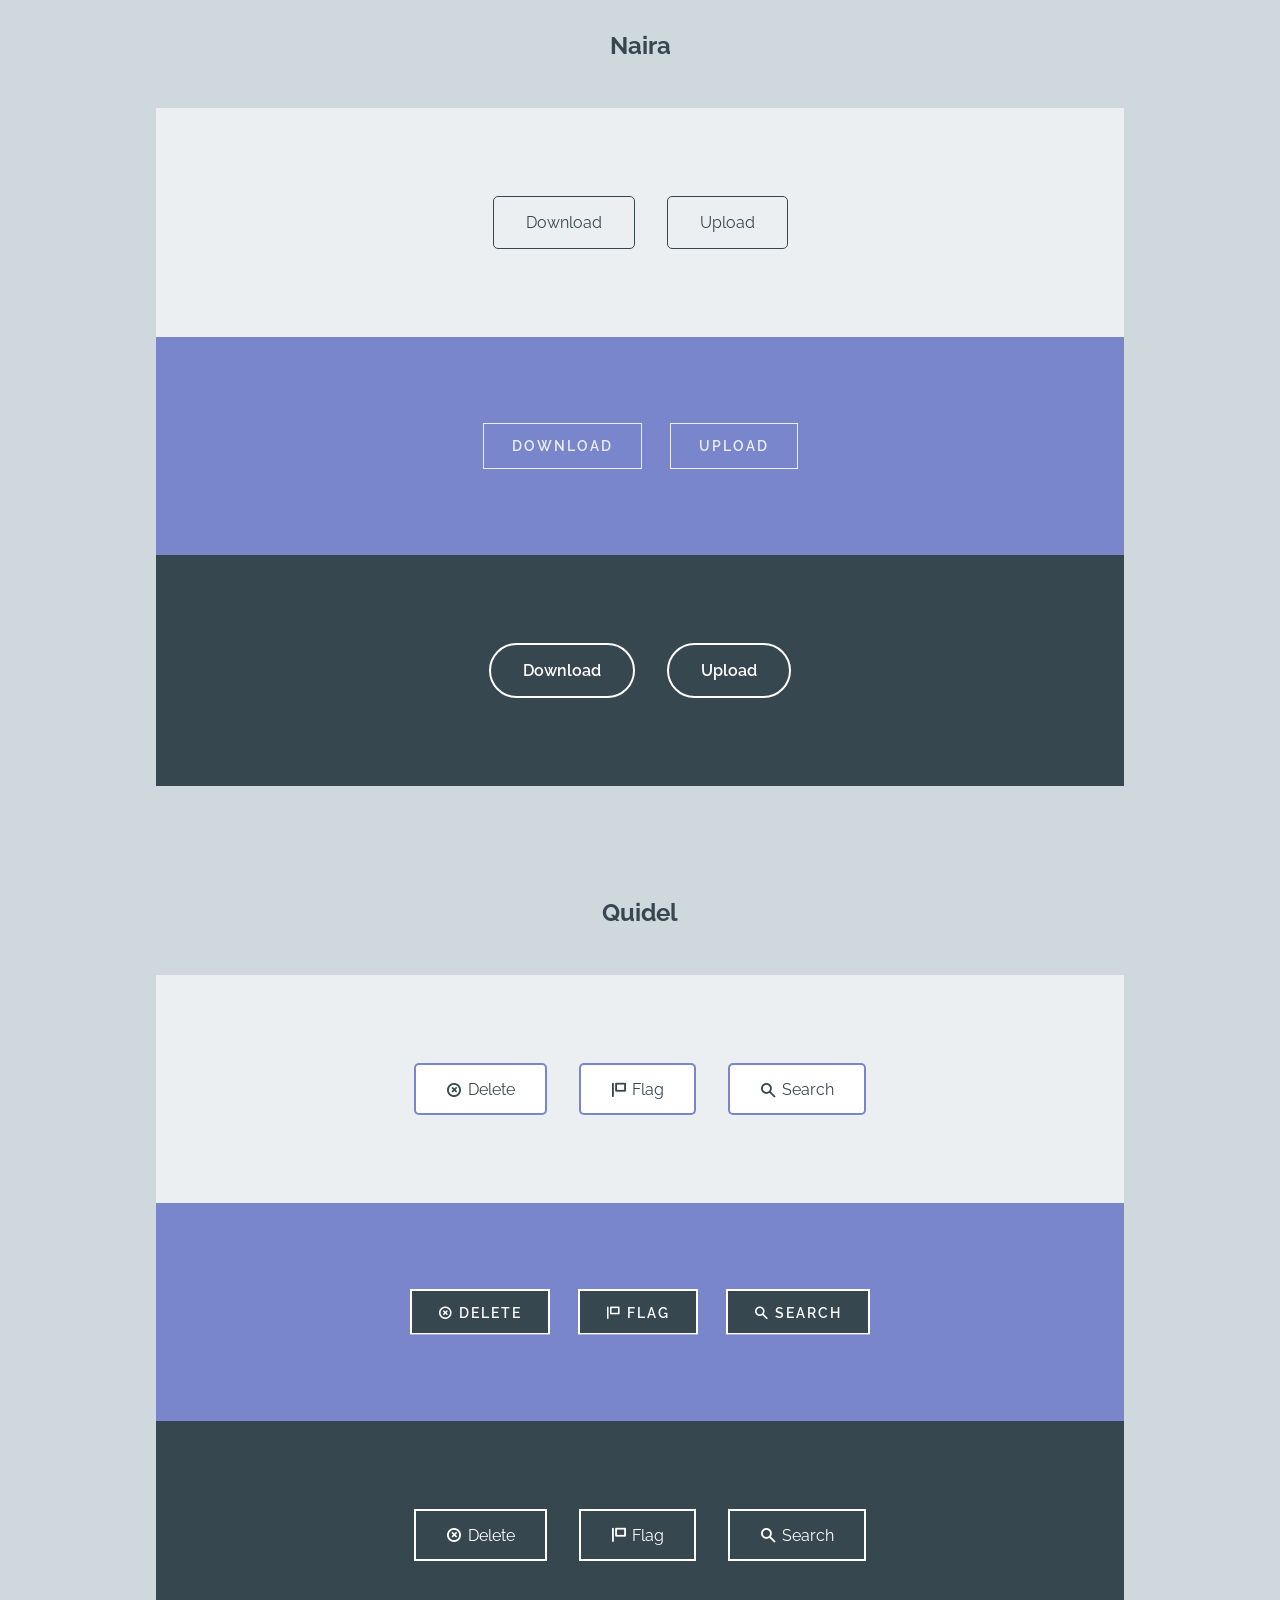
<file: final/src/main/webapp/theme/ButtonStylesInspiration/ButtonStylesInspiration/index.html>
<!DOCTYPE html>
<html lang="en" class="no-js">
	<head>
		<meta charset="UTF-8" />
		<meta http-equiv="X-UA-Compatible" content="IE=edge">
		<meta name="viewport" content="width=device-width, initial-scale=1">
		<title>Button Styles Inspiration</title>
		<meta name="description" content="Some ideas for modern button styles and effects" />
		<meta name="keywords" content="button, effect, hover, style, inspiration, web design" />
		<meta name="author" content="Codrops" />
		<link rel="shortcut icon" href="../favicon.ico">
		<link rel="stylesheet" type="text/css" href="css/normalize.css" />
		<link rel="stylesheet" type="text/css" href="css/vicons-font.css" />
		<link rel="stylesheet" type="text/css" href="css/base.css" />
		<link rel="stylesheet" type="text/css" href="css/buttons.css" />
		<!--[if IE]>
  		<script src="http://html5shiv.googlecode.com/svn/trunk/html5.js"></script>
		<![endif]-->
	</head>
	<body>
		<div class="container">
			<header class="codrops-header">
				<h1>Button Styles Inspiration <span>Some fresh styles &amp; hover effects for the modern button</span></h1>
				<div class="codrops-links">
					<a class="codrops-icon codrops-icon--prev" href="http://tympanus.net/Tutorials/AnimatedTextFills/" title="Previous Demo"><span>Previous Demo</span></a>
					<a class="codrops-icon codrops-icon--drop" href="http://tympanus.net/codrops/?p=23342" title="Back to the article"><span>Back to the Codrops article</span></a>
				</div>
				<div class="support" id="support-note">Please note that (mobile) Safari's behavior is very buggy and only some effects will work properly.</div>
			</header>
			<section class="content">
				<h2>Winona</h2>
				<div class="box bg-1">
					<button class="button button--winona button--border-thin button--round-s" data-text="Open Project"><span>Open Project</span></button>
					<button class="button button--winona button--border-thin button--round-s" data-text="Create New"><span>Create New</span></button>
					<button class="button button--winona button--border-thin button--round-s" data-text="Publish"><span>Publish</span></button>
				</div>
				<div class="box bg-2">
					<button class="button button--winona button--border-thick button--round-l button--text-upper button--size-s button--text-thick" data-text="Open Project"><span>Open Project</span></button>
					<button class="button button--winona button--border-thick button--round-l button--text-upper button--size-s button--text-thick" data-text="Create New"><span>Create New</span></button>
					<button class="button button--winona button--border-thick button--round-l button--text-upper button--size-s button--text-thick" data-text="Publish"><span>Publish</span></button>
				</div>
				<div class="box bg-3">
					<button class="button button--winona button--border-thin button--text-thick button--inverted" data-text="Open Project"><span>Open Project</span></button>
					<button class="button button--winona button--border-thin button--text-thick button--inverted" data-text="Create New"><span>Create New</span></button>
					<button class="button button--winona button--border-thin button--text-thick button--inverted" data-text="Publish"><span>Publish</span></button>
				</div>
			</section>
			<section class="content">
				<h2>Ujarak</h2>
				<div class="box bg-1">
					<button class="button button--ujarak button--border-thin button--text-thick">Publish</button>
					<button class="button button--ujarak button--border-thin button--text-thick">Vote</button>
					<button class="button button--ujarak button--border-thin button--text-thick">Delete</button>
				</div>
				<div class="box bg-2">
					<button class="button button--ujarak button--border-medium button--round-s button--text-thick">Publish</button>
					<button class="button button--ujarak button--border-medium button--round-s button--text-thick">Vote</button>
					<button class="button button--ujarak button--border-medium button--round-s button--text-thick">Delete</button>
				</div>
				<div class="box bg-3">
					<button class="button button--ujarak button--border-thick button--text-upper button--size-s button--inverted button--text-thick">Publish</button>
					<button class="button button--ujarak button--border-thick button--text-upper button--size-s button--inverted button--text-thick">Vote</button>
					<button class="button button--ujarak button--border-thick button--text-upper button--size-s button--inverted button--text-thick">Delete</button>
				</div>
			</section>
			<section class="content">
				<h2>Wayra</h2>
				<div class="box bg-1">
					<button class="button button--wayra button--border-thick button--text-upper button--size-s">Remove</button>
					<button class="button button--wayra button--border-thick button--text-upper button--size-s">Open Project</button>
					<button class="button button--wayra button--border-thick button--text-upper button--size-s">Buy Now</button>
				</div>
				<div class="box bg-2">
					<button class="button button--wayra button--border-thin button--round-s">Remove</button>
					<button class="button button--wayra button--border-thin button--round-s">Open Project</button>
					<button class="button button--wayra button--border-thin button--round-s">Buy Now</button>
				</div>
				<div class="box bg-3">
					<button class="button button--wayra button--border-medium button--text-upper button--size-s button--text-thick button--inverted">Remove</button>
					<button class="button button--wayra button--border-medium button--text-upper button--size-s button--text-thick button--inverted">Open Project</button>
					<button class="button button--wayra button--border-medium button--text-upper button--size-s button--text-thick button--inverted">Buy Now</button>
				</div>
			</section>
			<section class="content">
				<h2>Tamaya</h2>
				<div class="box bg-1">
					<button class="button button--tamaya button--border-thick" data-text="Open"><span>Open</span></button>
					<button class="button button--tamaya button--border-thick" data-text="Send"><span>Send</span></button>
					<button class="button button--tamaya button--border-thick" data-text="Copy"><span>Copy</span></button>
				</div>
				<div class="box bg-2">
					<button class="button button--tamaya button--round-l button--text-thick button--border-medium button--text-upper button--size-s button--inverted" data-text="Open"><span>Open</span></button>
					<button class="button button--tamaya button--round-l button--text-thick button--border-medium button--text-upper button--size-s button--inverted" data-text="Send"><span>Send</span></button>
					<button class="button button--tamaya button--round-l button--text-thick button--border-medium button--text-upper button--size-s button--inverted" data-text="Copy"><span>Copy</span></button>
				</div>
				<div class="box bg-3">
					<button class="button button--tamaya button--round-s button--text-thick button--border-thin" data-text="Open"><span>Open</span></button>
					<button class="button button--tamaya button--round-s button--text-thick button--border-thin" data-text="Send"><span>Send</span></button>
					<button class="button button--tamaya button--round-s button--text-thick button--border-thin" data-text="Copy"><span>Copy</span></button>
				</div>
			</section>
			<section class="content">
				<h2>Rayen</h2>
				<div class="box bg-1">
					<button class="button button--rayen button--border-thin button--text-thick button--text-upper button--size-s" data-text="Send Message"><span>Send Message</span></button>
					<button class="button button--rayen button--border-thin button--text-thick button--text-upper button--size-s" data-text="Request a Quote"><span>Request a Quote</span></button>
					<button class="button button--rayen button--border-thin button--text-thick button--text-upper button--size-s" data-text="Publish Comment"><span>Publish Comment</span></button>
				</div>
				<div class="box bg-2">
					<button class="button button--rayen button--border-medium button--text-thin button--size-l button--inverted" data-text="Send Message"><span>Send Message</span></button>
					<button class="button button--rayen button--border-medium button--text-thin button--size-l button--inverted" data-text="Request a Quote"><span>Request a Quote</span></button>
					<button class="button button--rayen button--border-medium button--text-thin button--size-l button--inverted" data-text="Publish Comment"><span>Publish Comment</span></button>
				</div>
				<div class="box bg-3">
					<button class="button button--rayen button--border-thick button--text-thick" data-text="Send Message"><span>Send Message</span></button>
					<button class="button button--rayen button--border-thick button--text-thick" data-text="Request a Quote"><span>Request a Quote</span></button>
					<button class="button button--rayen button--border-thick button--text-thick" data-text="Publish Comment"><span>Publish Comment</span></button>
				</div>
			</section>
			<section class="content">
				<h2>Pipaluk</h2>
				<div class="box bg-1">
					<button class="button button--pipaluk button--text-thick">Add to Cart</button>
					<button class="button button--pipaluk button--text-thick">Cancel</button>
					<button class="button button--pipaluk button--text-thick">Reset</button>
				</div>
				<div class="box bg-2">
					<button class="button button--pipaluk button--inverted button--round-l button--text-thick button--text-upper">Add to Cart</button>
					<button class="button button--pipaluk button--inverted button--round-l button--text-thick button--text-upper">Cancel</button>
					<button class="button button--pipaluk button--inverted button--round-l button--text-thick button--text-upper">Reset</button>
				</div>
				<div class="box bg-3">
					<button class="button button--pipaluk button--inverted  button--round-s button--text-thick">Add to Cart</button>
					<button class="button button--pipaluk button--inverted  button--round-s button--text-thick">Cancel</button>
					<button class="button button--pipaluk button--inverted  button--round-s button--text-thick">Reset</button>
				</div>
			</section>
			<section class="content">
				<h2>Moema</h2>
				<p>Based on the <a href="https://dribbble.com/shots/1918524-Add-New-Location">"Add New Location"</a> button concept by Charles Patterson. Better as a click effect than on hover.</p>
				<div class="box bg-1">
					<button class="button button--moema button--text-thick button--text-upper button--size-s">Make it so</button>
					<button class="button button--moema button--text-thick button--text-upper button--size-s">Add to cart</button>
					<button class="button button--moema button--text-thick button--text-upper button--size-s">Send now</button>
				</div>
				<div class="box bg-2">
					<button class="button button--moema button--border-thick button--size-s">Make it so</button>
					<button class="button button--moema button--border-thick button--size-s">Add to cart</button>
					<button class="button button--moema button--border-thick button--size-s">Send now</button>
				</div>
				<div class="box bg-3">
					<button class="button button--moema button--inverted button--text-thick button--size-s">Make it so</button>
					<button class="button button--moema button--inverted button--text-thick button--size-s">Add to cart</button>
					<button class="button button--moema button--inverted button--text-thick button--size-s">Send now</button>
				</div>
			</section>
			<section class="content">
				<h2>Isi</h2>
				<div class="box bg-1">
					<button class="button button--isi button--text-thick button--text-upper button--size-s"><i class="button__icon icon icon-box"></i><span>Archive</span></button>
					<button class="button button--isi button--text-thick button--text-upper button--size-s"><i class="button__icon icon icon-forward"></i><span>Forward</span></button>
					<button class="button button--isi button--text-thick button--text-upper button--size-s"><i class="button__icon icon icon-reply"></i><span>Reply</span></button>
				</div>
				<div class="box bg-2">
					<button class="button button--isi button--border-thin button--size-s button--round-s"><i class="button__icon icon icon-box"></i><span>Archive</span></button>
					<button class="button button--isi button--border-thin button--size-s button--round-s"><i class="button__icon icon icon-forward"></i><span>Forward</span></button>
					<button class="button button--isi button--border-thin button--size-s button--round-s"><i class="button__icon icon icon-reply"></i><span>Reply</span></button>
				</div>
				<div class="box bg-3">
					<button class="button button--isi button--border-thick button--round-l button--size-s"><i class="button__icon icon icon-box"></i><span>Archive</span></button>
					<button class="button button--isi button--border-thick button--round-l button--size-s"><i class="button__icon icon icon-forward"></i><span>Forward</span></button>
					<button class="button button--isi button--border-thick button--round-l button--size-s"><i class="button__icon icon icon-reply"></i><span>Reply</span></button>
				</div>
			</section>
			<section class="content">
				<h2>Aylen</h2>
				<div class="box bg-1">
					<button class="button button--aylen button--round-l button--text-thick">Next Song</button>
					<button class="button button--aylen button--round-l button--text-thick">Hold</button>
					<button class="button button--aylen button--round-l button--text-thick">Previous Song</button>
				</div>
				<div class="box bg-2">
					<button class="button button--aylen button--border-thin button--round-s">Next Song</button>
					<button class="button button--aylen button--border-thin button--round-s">Hold</button>
					<button class="button button--aylen button--border-thin button--round-s">Previous Song</button>
				</div>
				<div class="box bg-3">
					<button class="button button--aylen button--border-thick button--inverted button--text-upper button--size-s">Next Song</button>
					<button class="button button--aylen button--border-thick button--inverted button--text-upper button--size-s">Hold</button>
					<button class="button button--aylen button--border-thick button--inverted button--text-upper button--size-s">Previous Song</button>
				</div>
			</section>
			<section class="content">
				<h2>Saqui</h2>
				<div class="box bg-1">
					<button class="button button--saqui button--round-l button--text-thick" data-text="Add Issue">Add Issue</button>
					<button class="button button--saqui button--round-l button--text-thick" data-text="Send Message">Send Message</button>
					<button class="button button--saqui button--round-l button--text-thick" data-text="Follow">Follow</button>
				</div>
				<div class="box bg-2">
					<button class="button button--saqui button--inverted button--border-thin button--round-s" data-text="Add Issue">Add Issue</button>
					<button class="button button--saqui button--inverted button--border-thin button--round-s" data-text="Send Message">Send Message</button>
					<button class="button button--saqui button--inverted button--border-thin button--round-s" data-text="Follow">Follow</button>
				</div>
				<div class="box bg-3">
					<button class="button button--saqui button--inverted button--text-thick button--text-upper button--size-s" data-text="Add Issue">Add Issue</button>
					<button class="button button--saqui button--inverted button--text-thick button--text-upper button--size-s" data-text="Send Message">Send Message</button>
					<button class="button button--saqui button--inverted button--text-thick button--text-upper button--size-s" data-text="Follow">Follow</button>
				</div>
			</section>
			<section class="content">
				<h2>Wapasha</h2>
				<div class="box bg-1">
					<button class="button button--wapasha button--round-s">Hide</button>
					<button class="button button--wapasha button--round-s">Add to Cart</button>
					<button class="button button--wapasha button--round-s">Send Request</button>
				</div>
				<div class="box bg-2">
					<button class="button button--wapasha button--text-thick button--text-upper button--size-s">Hide</button>
					<button class="button button--wapasha button--text-thick button--text-upper button--size-s">Add to Cart</button>
					<button class="button button--wapasha button--text-thick button--text-upper button--size-s">Send Request</button>
				</div>
				<div class="box bg-3">
					<button class="button button--wapasha button--round-l button--text-thick button--inverted">Hide</button>
					<button class="button button--wapasha button--round-l button--text-thick button--inverted">Add to Cart</button>
					<button class="button button--wapasha button--round-l button--text-thick button--inverted">Send Request</button>
				</div>
			</section>
			<section class="content">
				<h2>Nina</h2>
				<div class="box bg-1">
					<button class="button button--nina button--text-thick button--text-upper button--size-s" data-text="Filter">
						<span>F</span><span>i</span><span>l</span><span>t</span><span>e</span><span>r</span>
					</button>
					<button class="button button--nina button--text-thick button--text-upper button--size-s" data-text="Create">
						<span>C</span><span>r</span><span>e</span><span>a</span><span>t</span><span>e</span>
					</button>
					<button class="button button--nina button--text-thick button--text-upper button--size-s" data-text="Send Mail">
						<span>S</span><span>e</span><span>n</span><span>d</span> <span>M</span><span>a</span><span>i</span><span>l</span>
					</button>
				</div>
				<div class="box bg-2">
					<button class="button button--nina button--round-l button--text-thick button--inverted" data-text="Filter">
						<span>F</span><span>i</span><span>l</span><span>t</span><span>e</span><span>r</span>
					</button>
					<button class="button button--nina button--round-l button--text-thick button--inverted" data-text="Create">
						<span>C</span><span>r</span><span>e</span><span>a</span><span>t</span><span>e</span>
					</button>
					<button class="button button--nina button--round-l button--text-thick button--inverted" data-text="Send Mail">
						<span>S</span><span>e</span><span>n</span><span>d</span> <span>M</span><span>a</span><span>i</span><span>l</span>
					</button>
				</div>
				<div class="box bg-3">
					<button class="button button--nina button--border-thin button--round-s" data-text="Filter">
						<span>F</span><span>i</span><span>l</span><span>t</span><span>e</span><span>r</span>
					</button>
					<button class="button button--nina button--border-thin button--round-s" data-text="Create">
						<span>C</span><span>r</span><span>e</span><span>a</span><span>t</span><span>e</span>
					</button>
					<button class="button button--nina button--border-thin button--round-s" data-text="Send Mail">
						<span>S</span><span>e</span><span>n</span><span>d</span> <span>M</span><span>a</span><span>i</span><span>l</span>
					</button>
				</div>
			</section>
			<section class="content">
				<h2>Nanuk</h2>
				<div class="box bg-1">
					<button class="button button--nanuk button--text-thick button--text-upper button--size-s button--border-thick">
						<span>F</span><span>i</span><span>l</span><span>t</span><span>e</span><span>r</span>
					</button>
					<button class="button button--nanuk button--text-thick button--text-upper button--size-s button--border-thick">
						<span>C</span><span>r</span><span>e</span><span>a</span><span>t</span><span>e</span>
					</button>
					<button class="button button--nanuk button--text-thick button--text-upper button--size-s button--border-thick">
						<span>S</span><span>e</span><span>n</span><span>d</span> <span>M</span><span>a</span><span>i</span><span>l</span>
					</button>
				</div>
				<div class="box bg-2">
					<button class="button button--nanuk button--round-l button--text-thick button--inverted">
						<span>F</span><span>i</span><span>l</span><span>t</span><span>e</span><span>r</span>
					</button>
					<button class="button button--nanuk button--round-l button--text-thick button--inverted">
						<span>C</span><span>r</span><span>e</span><span>a</span><span>t</span><span>e</span>
					</button>
					<button class="button button--nanuk button--round-l button--text-thick button--inverted">
						<span>S</span><span>e</span><span>n</span><span>d</span> <span>M</span><span>a</span><span>i</span><span>l</span>
					</button>
				</div>
				<div class="box bg-3">
					<button class="button button--nanuk button--border-thin button--round-s">
						<span>F</span><span>i</span><span>l</span><span>t</span><span>e</span><span>r</span>
					</button>
					<button class="button button--nanuk button--border-thin button--round-s">
						<span>C</span><span>r</span><span>e</span><span>a</span><span>t</span><span>e</span>
					</button>
					<button class="button button--nanuk button--border-thin button--round-s">
						<span>S</span><span>e</span><span>n</span><span>d</span> <span>M</span><span>a</span><span>i</span><span>l</span>
					</button>
				</div>
			</section>
			<section class="content">
				<h2>Nuka</h2>
				<div class="box bg-1">
					<button class="button button--nuka button--round-s button--text-thick">Add to Cart</button>
					<button class="button button--nuka button--round-s button--text-thick">Subscribe</button>
					<button class="button button--nuka button--round-s button--text-thick">Submit Order</button>
				</div>
				<div class="box bg-2">
					<button class="button button--nuka button--round-l button--inverted button--text-thick button--text-upper button--size-s">Add to Cart</button>
					<button class="button button--nuka button--round-l button--inverted button--text-thick button--text-upper button--size-s">Subscribe</button>
					<button class="button button--nuka button--round-l button--inverted button--text-thick button--text-upper button--size-s">Submit Order</button>
				</div>
				<div class="box bg-3">
					<button class="button button--nuka">Add to Cart</button>
					<button class="button button--nuka">Subscribe</button>
					<button class="button button--nuka">Submit Order</button>
				</div>
			</section>
			<section class="content">
				<h2>Antiman</h2>
				<div class="box bg-1">
					<button class="button button--antiman button--round-l button--text-medium"><i class="button__icon icon icon-plus"></i><span>Add New</span></button>
					<button class="button button--antiman button--round-l button--text-medium"><i class="button__icon icon icon-map-marker"></i><span>Locate</span></button>
					<button class="button button--antiman button--round-l button--text-medium"><i class="button__icon icon icon-clock"></i><span>Schedule</span></button>
				</div>
				<div class="box bg-2">
					<button class="button button--antiman button--text-thick button--text-upper button--size-s button--inverted-alt button--round-s button--border-thick"><i class="button__icon icon icon-plus"></i><span>Add New</span></button>
					<button class="button button--antiman button--text-thick button--text-upper button--size-s button--inverted-alt button--round-s button--border-thick"><i class="button__icon icon icon-map-marker"></i><span>Locate</span></button>
					<button class="button button--antiman button--text-thick button--text-upper button--size-s button--inverted-alt button--round-s button--border-thick"><i class="button__icon icon icon-clock"></i><span>Schedule</span></button>
				</div>
				<div class="box bg-3">
					<button class="button button--antiman button--inverted button--border-thin button--text-thick button--size-m"><i class="button__icon icon icon-plus"></i><span>Add New</span></button>
					<button class="button button--antiman button--inverted button--border-thin button--text-thick button--size-m"><i class="button__icon icon icon-map-marker"></i><span>Locate</span></button>
					<button class="button button--antiman button--inverted button--border-thin button--text-thick button--size-m"><i class="button__icon icon icon-clock"></i><span>Schedule</span></button>
				</div>
			</section>
			<section class="content">
				<h2>Itzel</h2>
				<svg class="hidden">
					<defs>
						<clipPath id="clipBox" clipPathUnits="objectBoundingBox">
							<polygon points="0,0 0,1 0.35,1 0.35,0.6 0.65,0.6 0.65,1 1,1 1,0" />
						</clipPath>
					</defs>
				</svg>
				<div class="box bg-1">
					<button class="button button--itzel button--text-thick"><i class="button__icon icon icon-cart"></i><span>Express Checkout</span></button>
					<button class="button button--itzel button--text-thick"><i class="button__icon icon icon-envelope"></i><span>Send Message</span></button>
					<button class="button button--itzel button--text-thick"><i class="button__icon icon icon-trash"></i><span>Delete Article</span></button>
				</div>
				<div class="box bg-2">
					<button class="button button--itzel button--text-thick button--text-upper button--border-thick button--size-s"><i class="button__icon icon icon-cart"></i><span>Express Checkout</span></button>
					<button class="button button--itzel button--text-thick button--text-upper button--border-thick button--size-s"><i class="button__icon icon icon-envelope"></i><span>Send Message</span></button>
					<button class="button button--itzel button--text-thick button--text-upper button--border-thick button--size-s"><i class="button__icon icon icon-trash"></i><span>Delete Article</span></button>
				</div>
				<div class="box bg-3">
					<button class="button button--itzel button--size-l button--border-thin button--text-thin"><i class="button__icon icon icon-cart"></i><span>Express Checkout</span></button>
					<button class="button button--itzel button--size-l button--border-thin button--text-thin"><i class="button__icon icon icon-envelope"></i><span>Send Message</span></button>
					<button class="button button--itzel button--size-l button--border-thin button--text-thin"><i class="button__icon icon icon-trash"></i><span>Delete Article</span></button>
				</div>
				<p><a href="http://caniuse.com/#feat=css-clip-path">clip-path</a> does not work in IE, so you'll see the line under the icon.</p>
			</section>
			<section class="content">
				<h2>Naira</h2>
				<div class="box bg-1">
					<button class="button button--naira button--round-s button--border-thin"><i class="button__icon icon icon-download"></i><span>Download</span></button>
					<button class="button button--naira button--round-s button--border-thin button--naira-up"><i class="button__icon icon icon-upload"></i><span>Upload</span></button>
				</div>
				<div class="box bg-2">
					<button class="button button--naira button--border-thick button--text-thick button--text-upper button--size-s"><i class="button__icon icon icon-download"></i><span>Download</span></button>
					<button class="button button--naira button--border-thick button--text-thick button--text-upper button--size-s button--naira-up"><i class="button__icon icon icon-upload"></i><span>Upload</span></button>
				</div>
				<div class="box bg-3">
					<button class="button button--naira button--border-medium button--round-l button--text-thick button--inverted"><i class="button__icon icon icon-download"></i><span>Download</span></button>
					<button class="button button--naira button--border-medium button--round-l button--text-thick button--inverted button--naira-up"><i class="button__icon icon icon-upload"></i><span>Upload</span></button>
				</div>
			</section>
			<section class="content">
				<h2>Quidel</h2>
				<div class="box bg-1">
					<button class="button button--quidel button--round-s"><i class="button__icon icon icon-cross"></i><span>Delete</span></button>
					<button class="button button--quidel button--round-s"><i class="button__icon icon icon-flag"></i><span>Flag</span></button>
					<button class="button button--quidel button--round-s"><i class="button__icon icon icon-search"></i><span>Search</span></button>
				</div>
				<div class="box bg-2">
					<button class="button button--quidel button--inverted button--text-thick button--text-upper button--size-s"><i class="button__icon icon icon-cross"></i><span>Delete</span></button>
					<button class="button button--quidel button--inverted button--text-thick button--text-upper button--size-s"><i class="button__icon icon icon-flag"></i><span>Flag</span></button>
					<button class="button button--quidel button--inverted button--text-thick button--text-upper button--size-s"><i class="button__icon icon icon-search"></i><span>Search</span></button>
				</div>
				<div class="box bg-3">
					<button class="button button--quidel button--inverted"><i class="button__icon icon icon-cross"></i><span>Delete</span></button>
					<button class="button button--quidel button--inverted"><i class="button__icon icon icon-flag"></i><span>Flag</span></button>
					<button class="button button--quidel button--inverted"><i class="button__icon icon icon-search"></i><span>Search</span></button>
				</div>
			</section>
			<section class="content">
				<h2>Sacnite</h2>
				<div class="box bg-1">
					<button class="button button--sacnite"><i class="button__icon icon icon-user"></i><span>User</span></button>
					<button class="button button--sacnite"><i class="button__icon icon icon-bookmark"></i><span>Bookmark</span></button>
					<button class="button button--sacnite"><i class="button__icon icon icon-bell"></i><span>Alert</span></button>
				</div>
				<div class="box bg-2">
					<button class="button button--sacnite button--round-l"><i class="button__icon icon icon-user"></i><span>User</span></button>
					<button class="button button--sacnite button--round-l"><i class="button__icon icon icon-bookmark"></i><span>Bookmark</span></button>
					<button class="button button--sacnite button--round-l"><i class="button__icon icon icon-bell"></i><span>Alert</span></button>
				</div>
				<div class="box bg-3">
					<button class="button button--sacnite button--round-s button--inverted"><i class="button__icon icon icon-user"></i><span>User</span></button>
					<button class="button button--sacnite button--round-s button--inverted"><i class="button__icon icon icon-bookmark"></i><span>Bookmark</span></button>
					<button class="button button--sacnite button--round-s button--inverted"><i class="button__icon icon icon-bell"></i><span>Alert</span></button>
				</div>
			</section>
			<section class="content">
				<h2>Shikoba</h2>
				<p>Based on <a href="https://dribbble.com/shots/1534868-Portfolio-update">Portfolio Update!</a> by Dennis Flinsenberg</p>
				<div class="box bg-1">
					<button class="button button--shikoba button--round-s button--border-thin"><i class="button__icon icon icon-microphone"></i><span>Start Recording</span></button>
					<button class="button button--shikoba button--round-s button--border-thin"><i class="button__icon icon icon-next"></i><span>Next Song</span></button>
					<button class="button button--shikoba button--round-s button--border-thin"><i class="button__icon icon icon-camera"></i><span>Take picture</span></button>
				</div>
				<div class="box bg-2">
					<button class="button button--shikoba button--text-thick button--border-medium button--text-upper button--size-s"><i class="button__icon icon icon-microphone"></i><span>Start Recording</span></button>
					<button class="button button--shikoba button--text-thick button--border-medium button--text-upper button--size-s"><i class="button__icon icon icon-next"></i><span>Next Song</span></button>
					<button class="button button--shikoba button--text-thick button--border-medium button--text-upper button--size-s"><i class="button__icon icon icon-camera"></i><span>Take picture</span></button>
				</div>
				<div class="box bg-3">
					<button class="button button--shikoba button--text-medium button--round-l button--inverted"><i class="button__icon icon icon-microphone"></i><span>Start Recording</span></button>
					<button class="button button--shikoba button--text-medium button--round-l button--inverted"><i class="button__icon icon icon-next"></i><span>Next Song</span></button>
					<button class="button button--shikoba button--text-medium button--round-l button--inverted"><i class="button__icon icon icon-camera"></i><span>Take picture</span></button>
				</div>
			</section>
			<!-- Related demos -->
			<section class="content content--related">
				<p>Icons <a href="https://dribbble.com/shots/1663443-60-Vicons-Free-Icon-Set">&quot;Vicons&quot;</a> by Victor Erixon. Icon font made with <a href="https://icomoon.io/app">IcoMoon</a>.</p>
				<p>If you enjoyed this demo you might also like:</p>
				<a class="media-item" href="http://tympanus.net/Development/CreativeButtons/">
					<img class="media-item__img" src="img/related/CreativeButtons.png">
					<h3 class="media-item__title">Creative Button Styles</h3>
				</a>
				<a class="media-item" href="http://tympanus.net/Development/ProgressButtonStyles/">
					<img class="media-item__img" src="img/related/ProgressButtonStyles.png">
					<h3 class="media-item__title">Progress Button Styles</h3>
				</a>
			</section>
		</div><!-- /container -->
		<script>
			(function() {
				var isSafari = !!navigator.userAgent.match(/Version\/[\d\.]+.*Safari/);
				if(isSafari) {
					document.getElementById('support-note').style.display = 'block';
				}
			})();
		</script>
	</body>
</html>
</file>
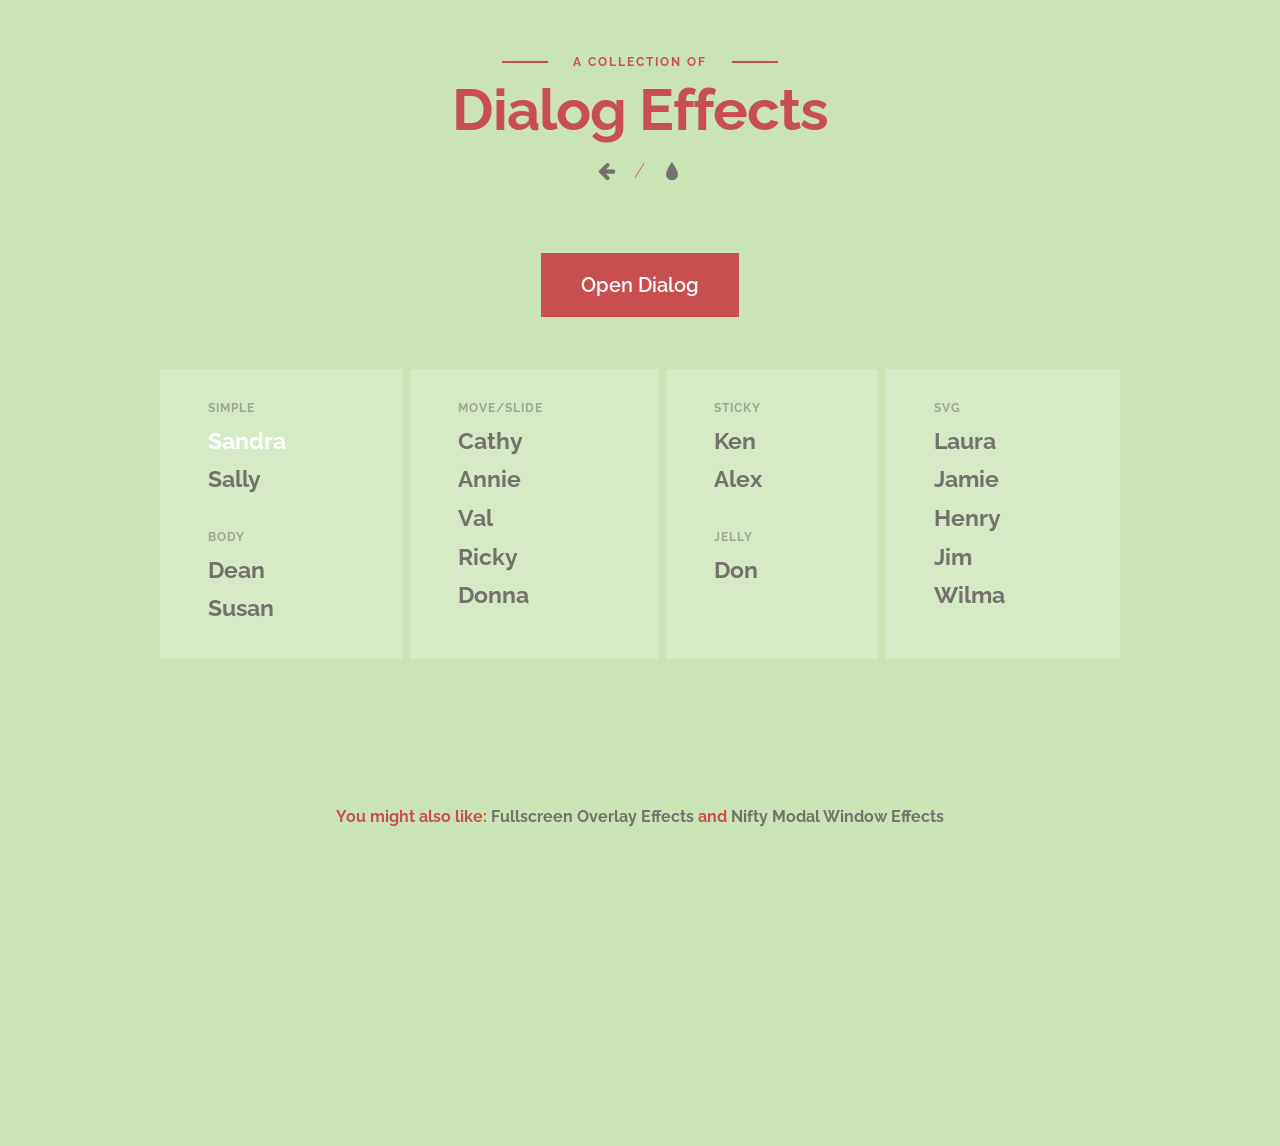
<file: final/src/main/webapp/theme/DialogEffects/DialogEffects/index.html>
<!DOCTYPE html>
<html lang="en" class="no-js">
	<head>
		<meta charset="UTF-8" />
		<meta http-equiv="X-UA-Compatible" content="IE=edge">
		<meta name="viewport" content="width=device-width, initial-scale=1">
		<title>Dialog Effects | Sandra</title>
		<meta name="description" content="A Collection of Dialog Effects" />
		<meta name="keywords" content="dialog, effect, modal, overlay, animation, web design" />
		<meta name="author" content="Codrops" />
		<link rel="shortcut icon" href="../favicon.ico">
		<link rel="stylesheet" type="text/css" href="css/normalize.css" />
		<link rel="stylesheet" type="text/css" href="css/demo.css" />
		<!-- common styles -->
		<link rel="stylesheet" type="text/css" href="css/dialog.css" />
		<!-- individual effect -->
		<link rel="stylesheet" type="text/css" href="css/dialog-sandra.css" />
		<script src="js/modernizr.custom.js"></script>
	</head>
	<body>
		<div class="container">
			<div class="content">
				<header class="codrops-header">
					<h1><span>A collection of</span> Dialog Effects</h1>
					<div class="codrops-links">
						<a class="codrops-icon codrops-icon-prev" href="http://tympanus.net/Development/MockupSlideshow/" title="Previous Demo"><span>Previous Demo</span></a> /
						<a class="codrops-icon codrops-icon-drop" href="http://tympanus.net/codrops/?p=21386" title="Back to the article"><span>Back to the Codrops Article</span></a>
					</div>
					<div class="button-wrap"><button data-dialog="somedialog" class="trigger">Open Dialog</button></div>
				</header>
				<nav id="menu" class="menu">
					<div>
						<h2>Simple</h2>
						<ul>
							<li><a class="current-demo" href="index.html">Sandra</a></li>
							<li><a href="sally.html">Sally</a></li>
						</ul>
						<h2>Body</h2>
						<ul>
							<li><a href="dean.html">Dean</a></li>
							<li><a href="susan.html">Susan</a></li>
						</ul>
					</div>
					<div>
						<h2>Move/Slide</h2>
						<ul>
							<li><a href="cathy.html">Cathy</a></li>
							<li><a href="annie.html">Annie</a></li>
							<li><a href="val.html">Val</a></li>
							<li><a href="ricky.html">Ricky</a></li>
							<li><a href="donna.html">Donna</a></li>
						</ul>
					</div>
					<div>
						<h2>Sticky</h2>
						<ul>
							<li><a href="ken.html">Ken</a></li>
							<li><a href="alex.html">Alex</a></li>
						</ul>
						<h2>Jelly</h2>
						<ul>
							<li><a href="don.html">Don</a></li>
						</ul>
					</div>
					<div>
						<h2>SVG</h2>
						<ul>
							<li><a href="laura.html">Laura</a></li>
							<li><a href="jamie.html">Jamie</a></li>
							<li><a href="henry.html">Henry</a></li>
							<li><a href="jim.html">Jim</a></li>
							<li><a href="wilma.html">Wilma</a></li>
						</ul>
					</div>
				</nav>
				<div id="somedialog" class="dialog">
					<div class="dialog__overlay"></div>
					<div class="dialog__content">
						<h2><strong>Howdy</strong>, I'm a dialog box</h2><div><button class="action" data-dialog-close>Close</button></div>
					</div>
				</div>
				<!-- Related demos -->
				<section class="related">
					You might also like: <a href="http://tympanus.net/Development/FullscreenOverlayStyles/">Fullscreen Overlay Effects</a> and <a href="http://tympanus.net/Development/ModalWindowEffects/">Nifty Modal Window Effects</a>
				</section>
			</div><!-- /content -->
		</div><!-- /container -->
		<script src="js/classie.js"></script>
		<script src="js/dialogFx.js"></script>
		<script>
			(function() {

				var dlgtrigger = document.querySelector( '[data-dialog]' ),
					somedialog = document.getElementById( dlgtrigger.getAttribute( 'data-dialog' ) ),
					dlg = new DialogFx( somedialog );

				dlgtrigger.addEventListener( 'click', dlg.toggle.bind(dlg) );

			})();
		</script>
	</body>
</html>
</file>
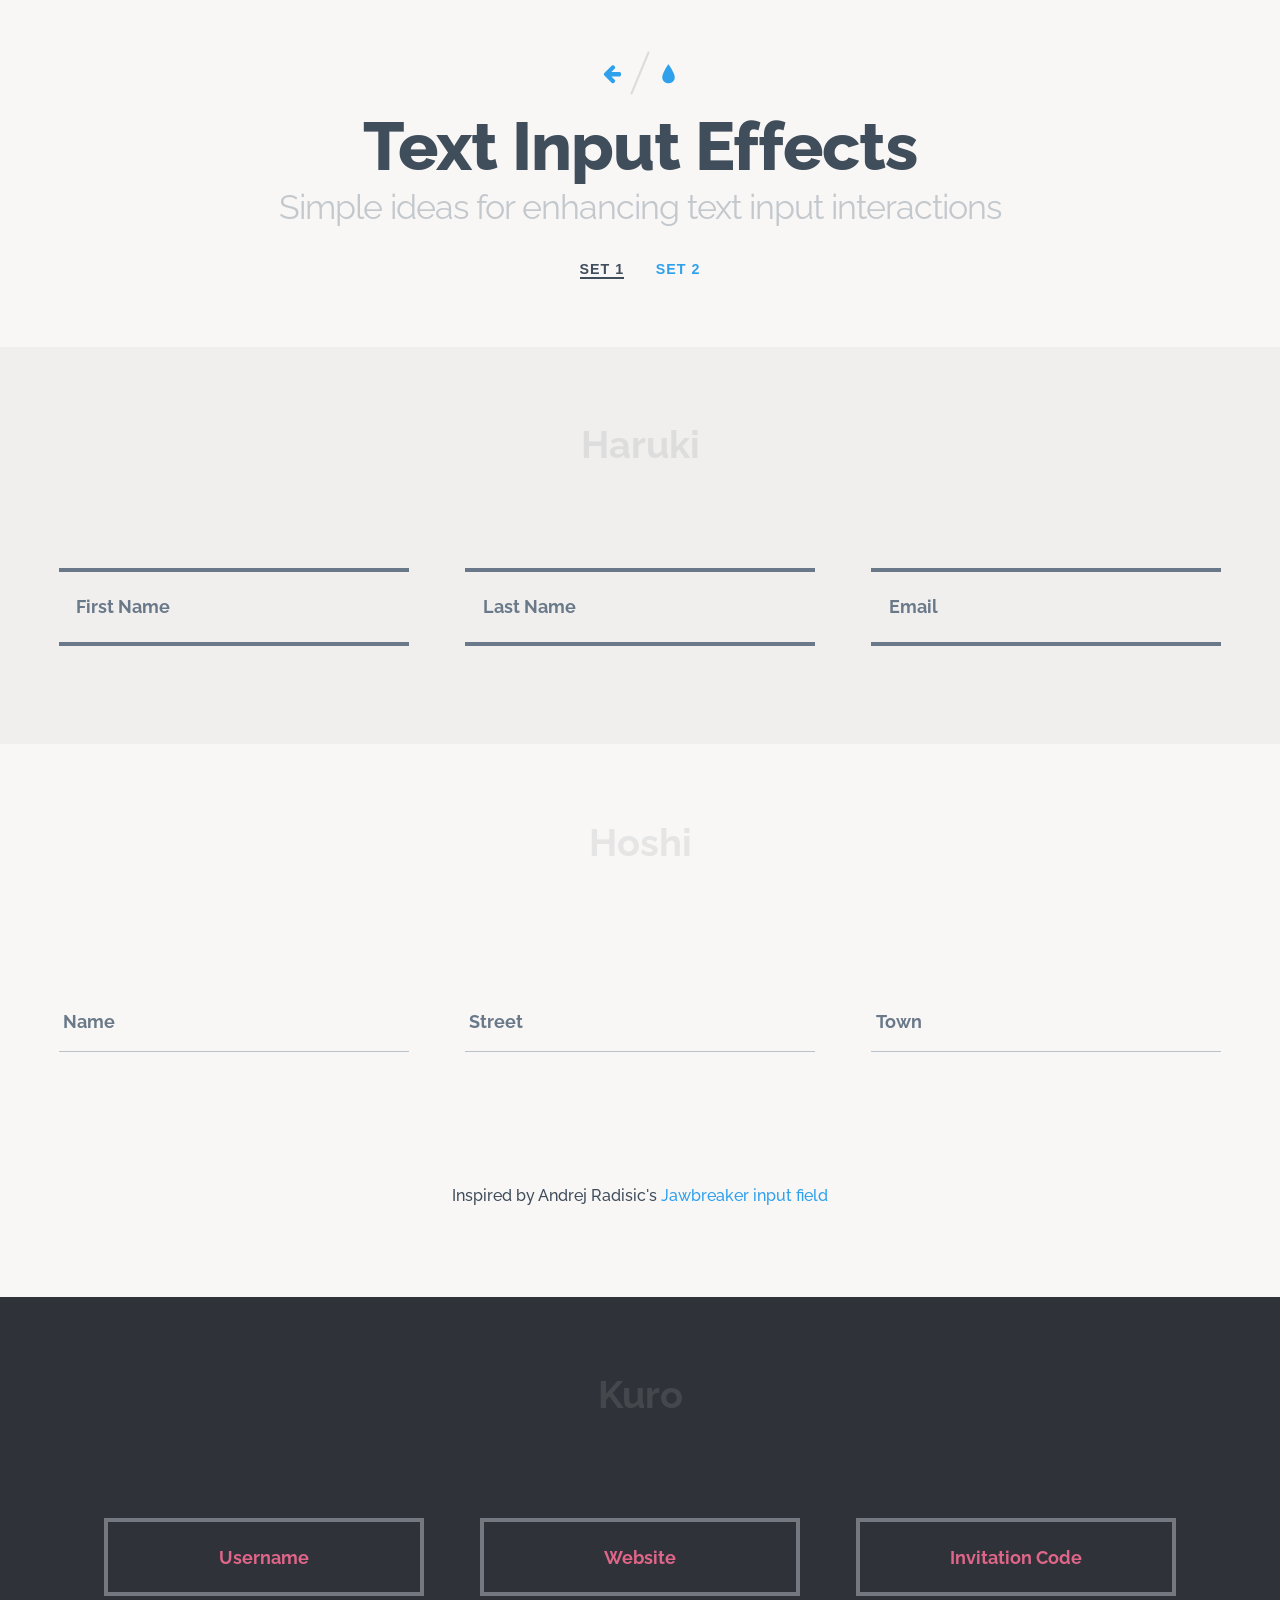
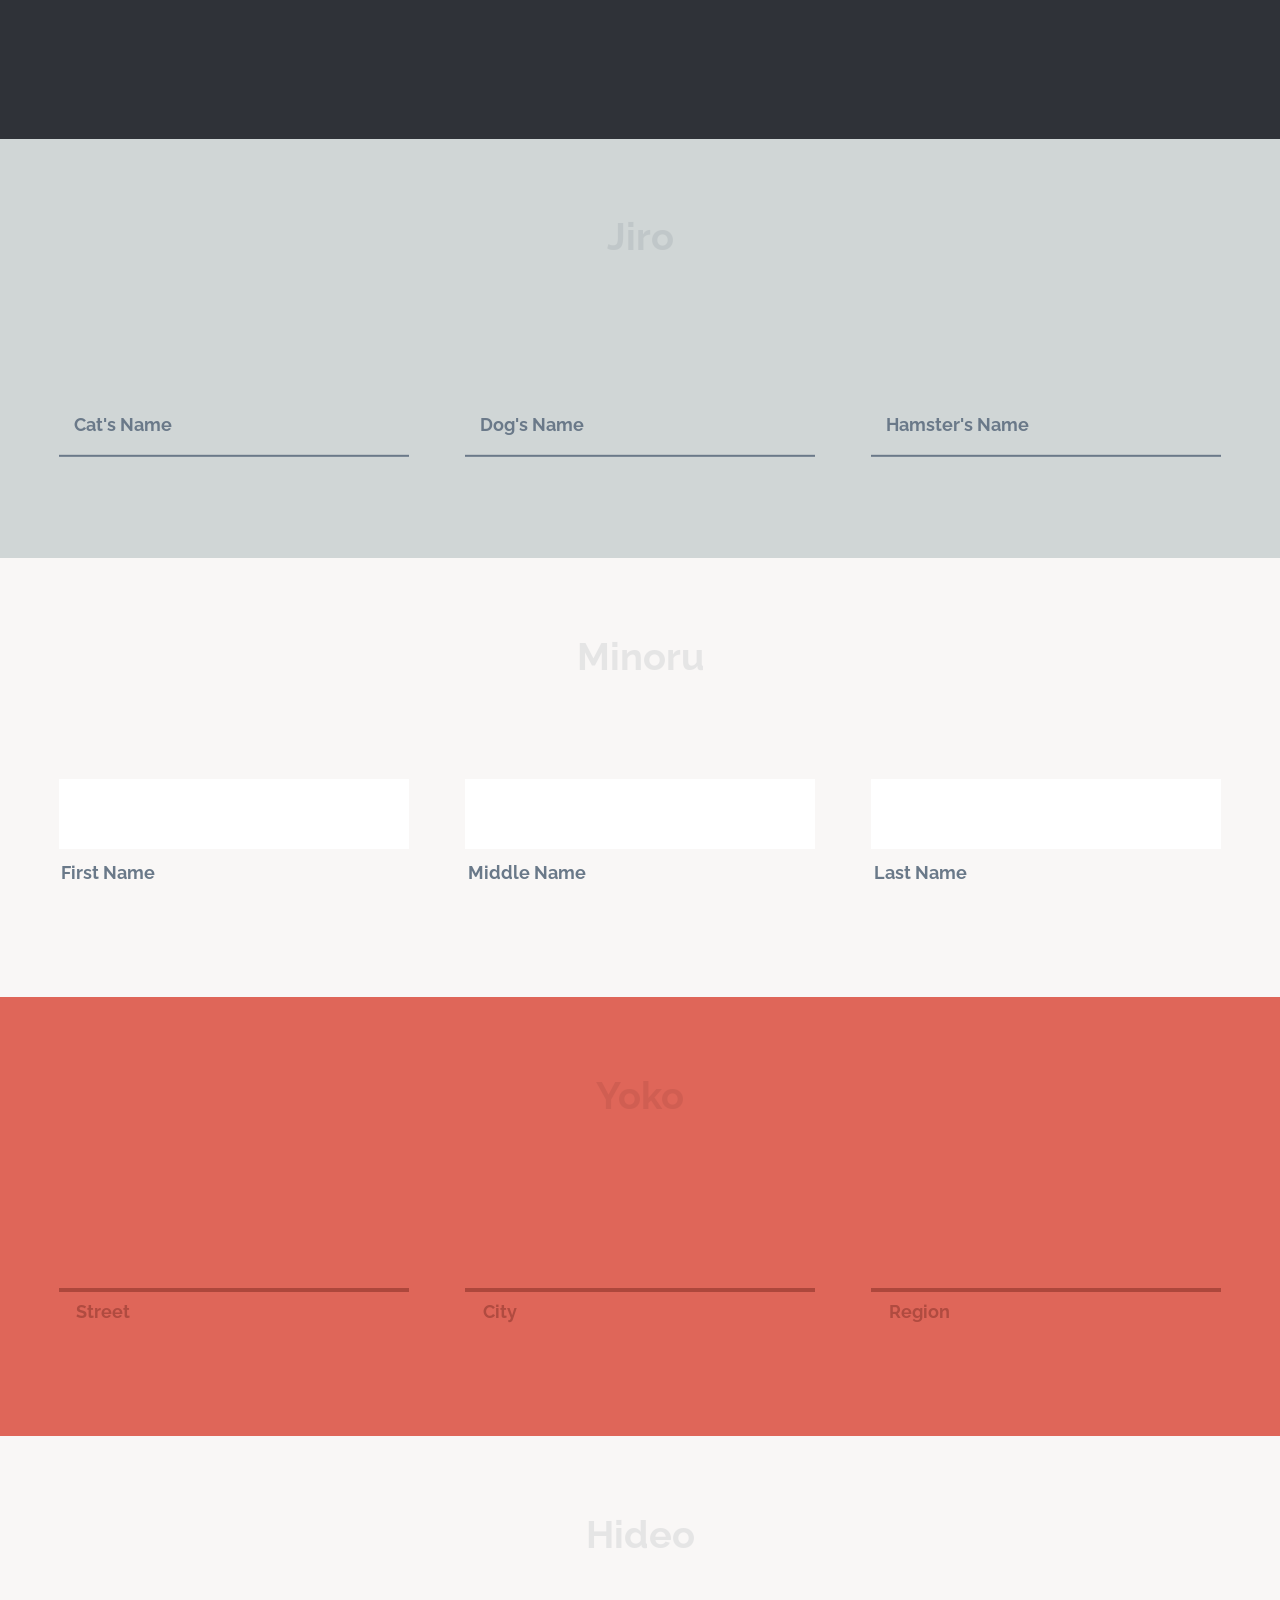
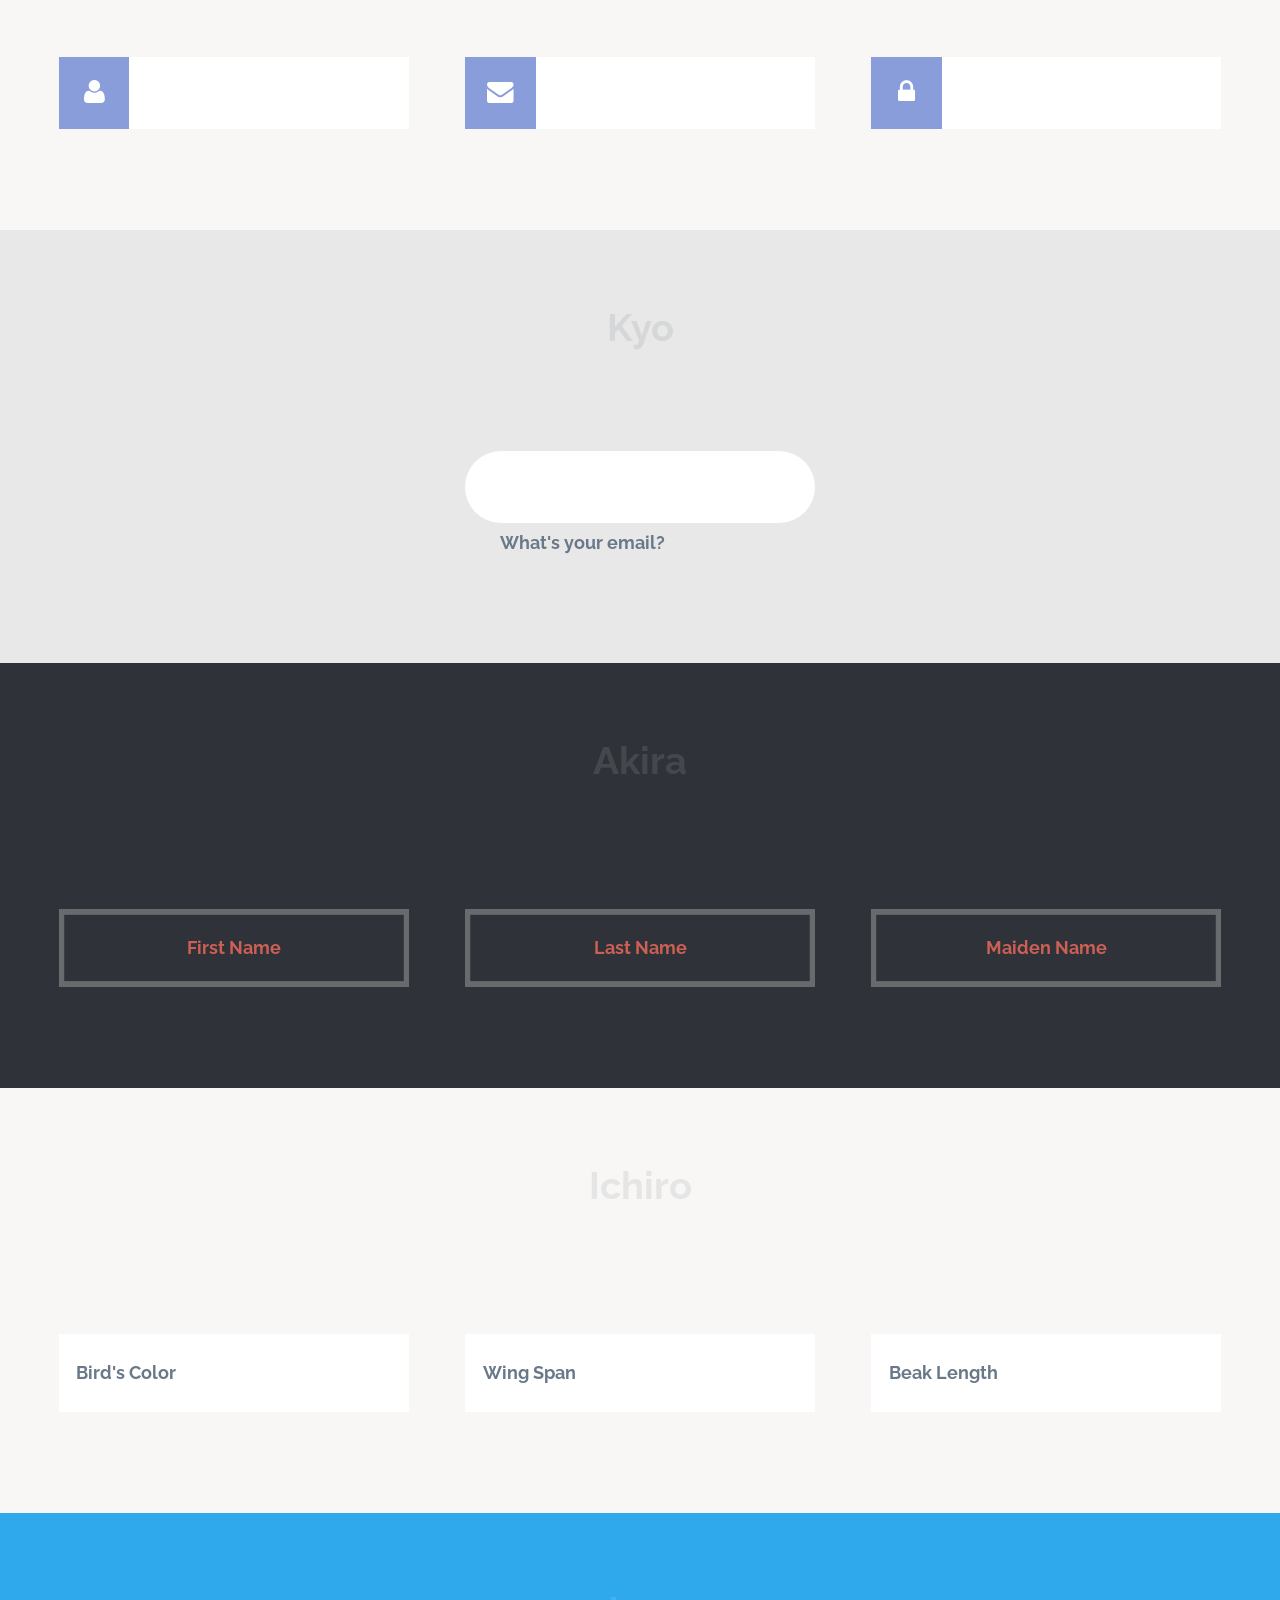
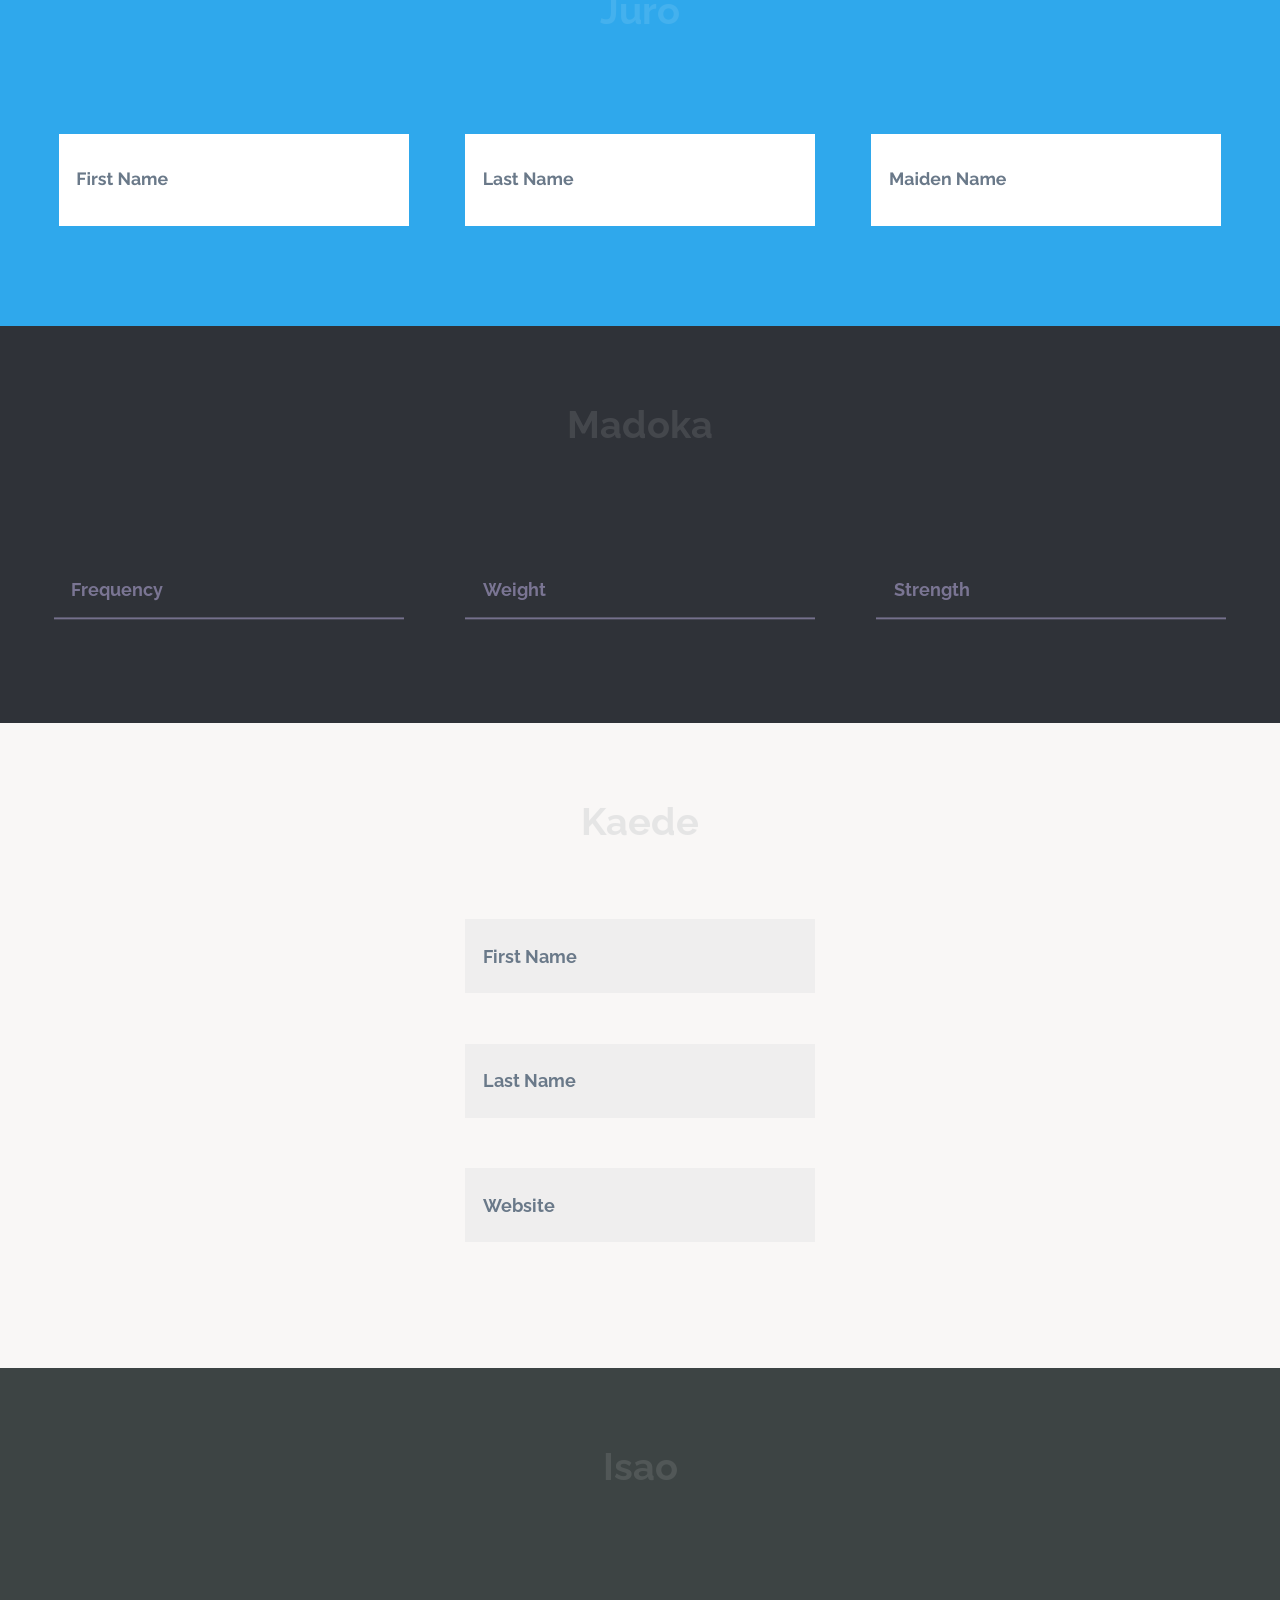
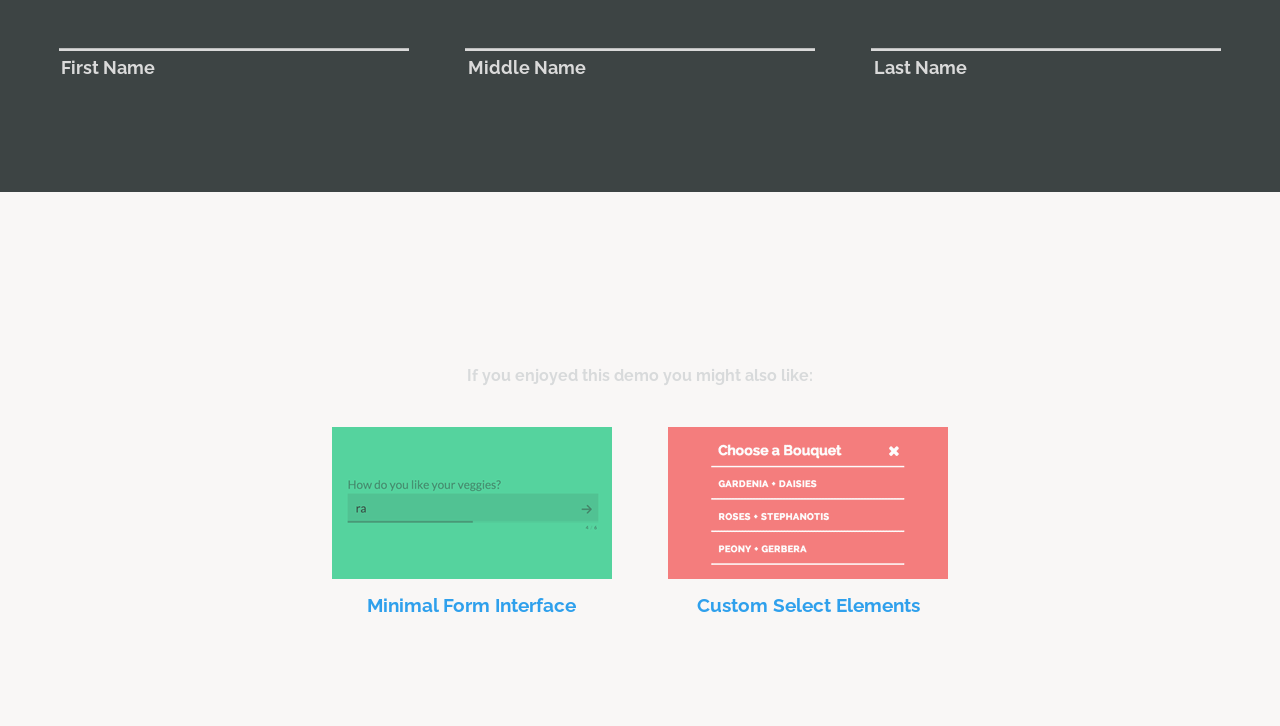
<file: final/src/main/webapp/theme/TextInputEffects/TextInputEffects/index.html>
<!DOCTYPE html>
<html lang="en" class="no-js">
	<head>
		<meta charset="UTF-8" />
		<meta http-equiv="X-UA-Compatible" content="IE=edge">
		<meta name="viewport" content="width=device-width, initial-scale=1">
		<title>Text Input Effects | Set 1</title>
		<meta name="description" content="Simple ideas for enhancing text input interactions" />
		<meta name="keywords" content="input, text, effect, focus, transition, interaction, inspiration, web design" />
		<meta name="author" content="Codrops" />
		<link rel="shortcut icon" href="../favicon.ico">
		<link rel="stylesheet" type="text/css" href="css/normalize.css" />
		<link rel="stylesheet" type="text/css" href="fonts/font-awesome-4.2.0/css/font-awesome.min.css" />
		<link rel="stylesheet" type="text/css" href="css/demo.css" />
		<link rel="stylesheet" type="text/css" href="css/set1.css" />
		<!--[if IE]>
  		<script src="http://html5shiv.googlecode.com/svn/trunk/html5.js"></script>
		<![endif]-->
	</head>
	<body>
		<div class="container">
			<header class="codrops-header">
				<div class="codrops-links">
					<a class="codrops-icon codrops-icon--prev" href="http://tympanus.net/Tutorials/SlidingHeaderLayout/" title="Previous Demo"><span>Previous Demo</span></a>
					<a class="codrops-icon codrops-icon--drop" href="http://tympanus.net/codrops/?p=21991" title="Back to the a"><span>Back to the Codrops a</span></a>
				</div>
				<h1>Text Input Effects <span>Simple ideas for enhancing text input interactions</span></h1>
				<nav class="codrops-demos">
					<a href="index.html" class="current-demo">Set 1</a>
					<a href="index2.html">Set 2</a>
				</nav>
			</header>
			<section class="content bgcolor-1">
				<h2 class="nomargin-bottom">Haruki</h2>
				<span class="input input--haruki">
					<input class="input__field input__field--haruki" type="text" id="input-1" />
					<label class="input__label input__label--haruki" for="input-1">
						<span class="input__label-content input__label-content--haruki">First Name</span>
					</label>
				</span>
				<span class="input input--haruki">
					<input class="input__field input__field--haruki" type="text" id="input-2" />
					<label class="input__label input__label--haruki" for="input-2">
						<span class="input__label-content input__label-content--haruki">Last Name</span>
					</label>
				</span>
				<span class="input input--haruki">
					<input class="input__field input__field--haruki" type="text" id="input-3" />
					<label class="input__label input__label--haruki" for="input-3">
						<span class="input__label-content input__label-content--haruki">Email</span>
					</label>
				</span>
			</section>
			<section class="content">
				<h2>Hoshi</h2>
				<span class="input input--hoshi">
					<input class="input__field input__field--hoshi" type="text" id="input-4" />
					<label class="input__label input__label--hoshi input__label--hoshi-color-1" for="input-4">
						<span class="input__label-content input__label-content--hoshi">Name</span>
					</label>
				</span>
				<span class="input input--hoshi">
					<input class="input__field input__field--hoshi" type="text" id="input-5" />
					<label class="input__label input__label--hoshi input__label--hoshi-color-2" for="input-5">
						<span class="input__label-content input__label-content--hoshi">Street</span>
					</label>
				</span>
				<span class="input input--hoshi">
					<input class="input__field input__field--hoshi" type="text" id="input-6" />
					<label class="input__label input__label--hoshi input__label--hoshi-color-3" for="input-6">
						<span class="input__label-content input__label-content--hoshi">Town</span>
					</label>
				</span>
				<p>Inspired by Andrej Radisic's <a href="https://dribbble.com/shots/1785176-Jawbreaker-input-field">Jawbreaker input field</a></p>
			</section>
			<section class="content bgcolor-4">
				<h2>Kuro</h2>
				<span class="input input--kuro">
					<input class="input__field input__field--kuro" type="text" id="input-7" />
					<label class="input__label input__label--kuro" for="input-7">
						<span class="input__label-content input__label-content--kuro">Username</span>
					</label>
				</span>
				<span class="input input--kuro">
					<input class="input__field input__field--kuro" type="text" id="input-8" />
					<label class="input__label input__label--kuro" for="input-8">
						<span class="input__label-content input__label-content--kuro">Website</span>
					</label>
				</span>
				<span class="input input--kuro">
					<input class="input__field input__field--kuro" type="text" id="input-9" />
					<label class="input__label input__label--kuro" for="input-9">
						<span class="input__label-content input__label-content--kuro">Invitation Code</span>
					</label>
				</span>
			</section>
			<section class="content bgcolor-7">
				<h2>Jiro</h2>
				<span class="input input--jiro">
					<input class="input__field input__field--jiro" type="text" id="input-10" />
					<label class="input__label input__label--jiro" for="input-10">
						<span class="input__label-content input__label-content--jiro">Cat's Name</span>
					</label>
				</span>
				<span class="input input--jiro">
					<input class="input__field input__field--jiro" type="text" id="input-11" />
					<label class="input__label input__label--jiro" for="input-11">
						<span class="input__label-content input__label-content--jiro">Dog's Name</span>
					</label>
				</span>
				<span class="input input--jiro">
					<input class="input__field input__field--jiro" type="text" id="input-12" />
					<label class="input__label input__label--jiro" for="input-12">
						<span class="input__label-content input__label-content--jiro">Hamster's Name</span>
					</label>
				</span>
			</section>
			<section class="content">
				<h2>Minoru</h2>
				<span class="input input--minoru">
					<input class="input__field input__field--minoru" type="text" id="input-13" />
					<label class="input__label input__label--minoru" for="input-13">
						<span class="input__label-content input__label-content--minoru">First Name</span>
					</label>
				</span>
				<span class="input input--minoru">
					<input class="input__field input__field--minoru" type="text" id="input-14" />
					<label class="input__label input__label--minoru" for="input-14">
						<span class="input__label-content input__label-content--minoru">Middle Name</span>
					</label>
				</span>
				<span class="input input--minoru">
					<input class="input__field input__field--minoru" type="text" id="input-15" />
					<label class="input__label input__label--minoru" for="input-15">
						<span class="input__label-content input__label-content--minoru">Last Name</span>
					</label>
				</span>
			</section>
			<section class="content bgcolor-5">
				<h2>Yoko</h2>
				<span class="input input--minoru">
					<input class="input__field input__field--yoko" type="text" id="input-16" />
					<label class="input__label input__label--yoko" for="input-16">
						<span class="input__label-content input__label-content--yoko">Street</span>
					</label>
				</span>
				<span class="input input--minoru">
					<input class="input__field input__field--yoko" type="text" id="input-17" />
					<label class="input__label input__label--yoko" for="input-17">
						<span class="input__label-content input__label-content--yoko">City</span>
					</label>
				</span>
				<span class="input input--minoru">
					<input class="input__field input__field--yoko" type="text" id="input-18" />
					<label class="input__label input__label--yoko" for="input-18">
						<span class="input__label-content input__label-content--yoko">Region</span>
					</label>
				</span>
			</section>
			<section class="content">
				<h2>Hideo</h2>
				<span class="input input--hideo">
					<input class="input__field input__field--hideo" type="text" id="input-41" />
					<label class="input__label input__label--hideo" for="input-41">
						<i class="fa fa-fw fa-user icon icon--hideo"></i>
						<span class="input__label-content input__label-content--hideo">Username</span>
					</label>
				</span>
				<span class="input input--hideo">
					<input class="input__field input__field--hideo" type="text" id="input-42" />
					<label class="input__label input__label--hideo" for="input-42">
						<i class="fa fa-fw fa-envelope icon icon--hideo"></i>
						<span class="input__label-content input__label-content--hideo">Email</span>
					</label>
				</span>
				<span class="input input--hideo">
					<input class="input__field input__field--hideo" type="text" id="input-43" />
					<label class="input__label input__label--hideo" for="input-43">
						<i class="fa fa-fw fa-lock icon icon--hideo"></i>
						<span class="input__label-content input__label-content--hideo">Password</span>
					</label>
				</span>
			</section>
			<section class="content bgcolor-3">
				<h2>Kyo</h2>
				<span class="input input--kyo">
					<input class="input__field input__field--kyo" type="text" id="input-19" />
					<label class="input__label input__label--kyo" for="input-19">
						<span class="input__label-content input__label-content--kyo">What's your email?</span>
					</label>
				</span>
			</section>
			<section class="content bgcolor-4">
				<h2>Akira</h2>
				<span class="input input--akira">
					<input class="input__field input__field--akira" type="text" id="input-22" />
					<label class="input__label input__label--akira" for="input-22">
						<span class="input__label-content input__label-content--akira">First Name</span>
					</label>
				</span>
				<span class="input input--akira">
					<input class="input__field input__field--akira" type="text" id="input-23" />
					<label class="input__label input__label--akira" for="input-23">
						<span class="input__label-content input__label-content--akira">Last Name</span>
					</label>
				</span>
				<span class="input input--akira">
					<input class="input__field input__field--akira" type="text" id="input-24" />
					<label class="input__label input__label--akira" for="input-24">
						<span class="input__label-content input__label-content--akira">Maiden Name</span>
					</label>
				</span>
			</section>
			<section class="content">
				<h2>Ichiro</h2>
				<span class="input input--ichiro">
					<input class="input__field input__field--ichiro" type="text" id="input-25" />
					<label class="input__label input__label--ichiro" for="input-25">
						<span class="input__label-content input__label-content--ichiro">Bird's Color</span>
					</label>
				</span>
				<span class="input input--ichiro">
					<input class="input__field input__field--ichiro" type="text" id="input-26" />
					<label class="input__label input__label--ichiro" for="input-26">
						<span class="input__label-content input__label-content--ichiro">Wing Span</span>
					</label>
				</span>
				<span class="input input--ichiro">
					<input class="input__field input__field--ichiro" type="text" id="input-27" />
					<label class="input__label input__label--ichiro" for="input-27">
						<span class="input__label-content input__label-content--ichiro">Beak Length</span>
					</label>
				</span>
			</section>
			<section class="content bgcolor-6">
				<h2>Juro</h2>
				<span class="input input--juro">
					<input class="input__field input__field--juro" type="text" id="input-28" />
					<label class="input__label input__label--juro" for="input-28">
						<span class="input__label-content input__label-content--juro">First Name</span>
					</label>
				</span>
				<span class="input input--juro">
					<input class="input__field input__field--juro" type="text" id="input-29" />
					<label class="input__label input__label--juro" for="input-29">
						<span class="input__label-content input__label-content--juro">Last Name</span>
					</label>
				</span>
				<span class="input input--juro">
					<input class="input__field input__field--juro" type="text" id="input-30" />
					<label class="input__label input__label--juro" for="input-30">
						<span class="input__label-content input__label-content--juro">Maiden Name</span>
					</label>
				</span>
			</section>
			<section class="content bgcolor-4">
				<h2>Madoka</h2>
				<span class="input input--madoka">
					<input class="input__field input__field--madoka" type="text" id="input-31" />
					<label class="input__label input__label--madoka" for="input-31">
						<svg class="graphic graphic--madoka" width="100%" height="100%" viewBox="0 0 404 77" preserveAspectRatio="none">
							<path d="m0,0l404,0l0,77l-404,0l0,-77z"/>
						</svg>
						<span class="input__label-content input__label-content--madoka">Frequency</span>
					</label>
				</span>
				<span class="input input--madoka">
					<input class="input__field input__field--madoka" type="text" id="input-32" />
					<label class="input__label input__label--madoka" for="input-32">
						<svg class="graphic graphic--madoka" width="100%" height="100%" viewBox="0 0 404 77" preserveAspectRatio="none">
							<path d="m0,0l404,0l0,77l-404,0l0,-77z"/>
						</svg>
						<span class="input__label-content input__label-content--madoka">Weight</span>
					</label>
				</span>
				<span class="input input--madoka">
					<input class="input__field input__field--madoka" type="text" id="input-33" />
					<label class="input__label input__label--madoka" for="input-33">
						<svg class="graphic graphic--madoka" width="100%" height="100%" viewBox="0 0 404 77" preserveAspectRatio="none">
							<path d="m0,0l404,0l0,77l-404,0l0,-77z"/>
						</svg>
						<span class="input__label-content input__label-content--madoka">Strength</span>
					</label>
				</span>
			</section>
			<section class="content">
				<h2>Kaede</h2>
				<span class="input input--kaede">
					<input class="input__field input__field--kaede" type="text" id="input-35" />
					<label class="input__label input__label--kaede" for="input-35">
						<span class="input__label-content input__label-content--kaede">First Name</span>
					</label>
				</span>
				<span class="input input--kaede">
					<input class="input__field input__field--kaede" type="text" id="input-36" />
					<label class="input__label input__label--kaede" for="input-36">
						<span class="input__label-content input__label-content--kaede">Last Name</span>
					</label>
				</span>
				<span class="input input--kaede">
					<input class="input__field input__field--kaede" type="text" id="input-37" />
					<label class="input__label input__label--kaede" for="input-37">
						<span class="input__label-content input__label-content--kaede">Website</span>
					</label>
				</span>
			</section>
			<section class="content bgcolor-8">
				<h2>Isao</h2>
				<span class="input input--isao">
					<input class="input__field input__field--isao" type="text" id="input-38" />
					<label class="input__label input__label--isao" for="input-38" data-content="First Name">
						<span class="input__label-content input__label-content--isao">First Name</span>
					</label>
				</span>
				<span class="input input--isao">
					<input class="input__field input__field--isao" type="text" id="input-39" />
					<label class="input__label input__label--isao" for="input-39" data-content="Middle Name">
						<span class="input__label-content input__label-content--isao">Middle Name</span>
					</label>
				</span>
				<span class="input input--isao">
					<input class="input__field input__field--isao" type="text" id="input-40" />
					<label class="input__label input__label--isao" for="input-40" data-content="Last Name">
						<span class="input__label-content input__label-content--isao">Last Name</span>
					</label>
				</span>
			</section>
			<!-- Related demos -->
			<section class="content content--related">
				<p>If you enjoyed this demo you might also like:</p>
				<a class="media-item" href="http://tympanus.net/Development/MinimalForm/">
					<img class="media-item__img" src="img/related/MinimalForm.png" />
					<h3 class="media-item__title">Minimal Form Interface</h3>
				</a>
				<a class="media-item" href="http://tympanus.net/Development/SelectInspiration/">
					<img class="media-item__img" src="img/related/SelectInspiration.png" />
					<h3 class="media-item__title">Custom Select Elements</h3>
				</a>
			</section>
		</div><!-- /container -->
		<script src="js/classie.js"></script>
		<script>
			(function() {
				// trim polyfill : https://developer.mozilla.org/en-US/docs/Web/JavaScript/Reference/Global_Objects/String/Trim
				if (!String.prototype.trim) {
					(function() {
						// Make sure we trim BOM and NBSP
						var rtrim = /^[\s\uFEFF\xA0]+|[\s\uFEFF\xA0]+$/g;
						String.prototype.trim = function() {
							return this.replace(rtrim, '');
						};
					})();
				}

				[].slice.call( document.querySelectorAll( 'input.input__field' ) ).forEach( function( inputEl ) {
					// in case the input is already filled..
					if( inputEl.value.trim() !== '' ) {
						classie.add( inputEl.parentNode, 'input--filled' );
					}

					// events:
					inputEl.addEventListener( 'focus', onInputFocus );
					inputEl.addEventListener( 'blur', onInputBlur );
				} );

				function onInputFocus( ev ) {
					classie.add( ev.target.parentNode, 'input--filled' );
				}

				function onInputBlur( ev ) {
					if( ev.target.value.trim() === '' ) {
						classie.remove( ev.target.parentNode, 'input--filled' );
					}
				}
			})();
		</script>
	</body>
</html>
</file>
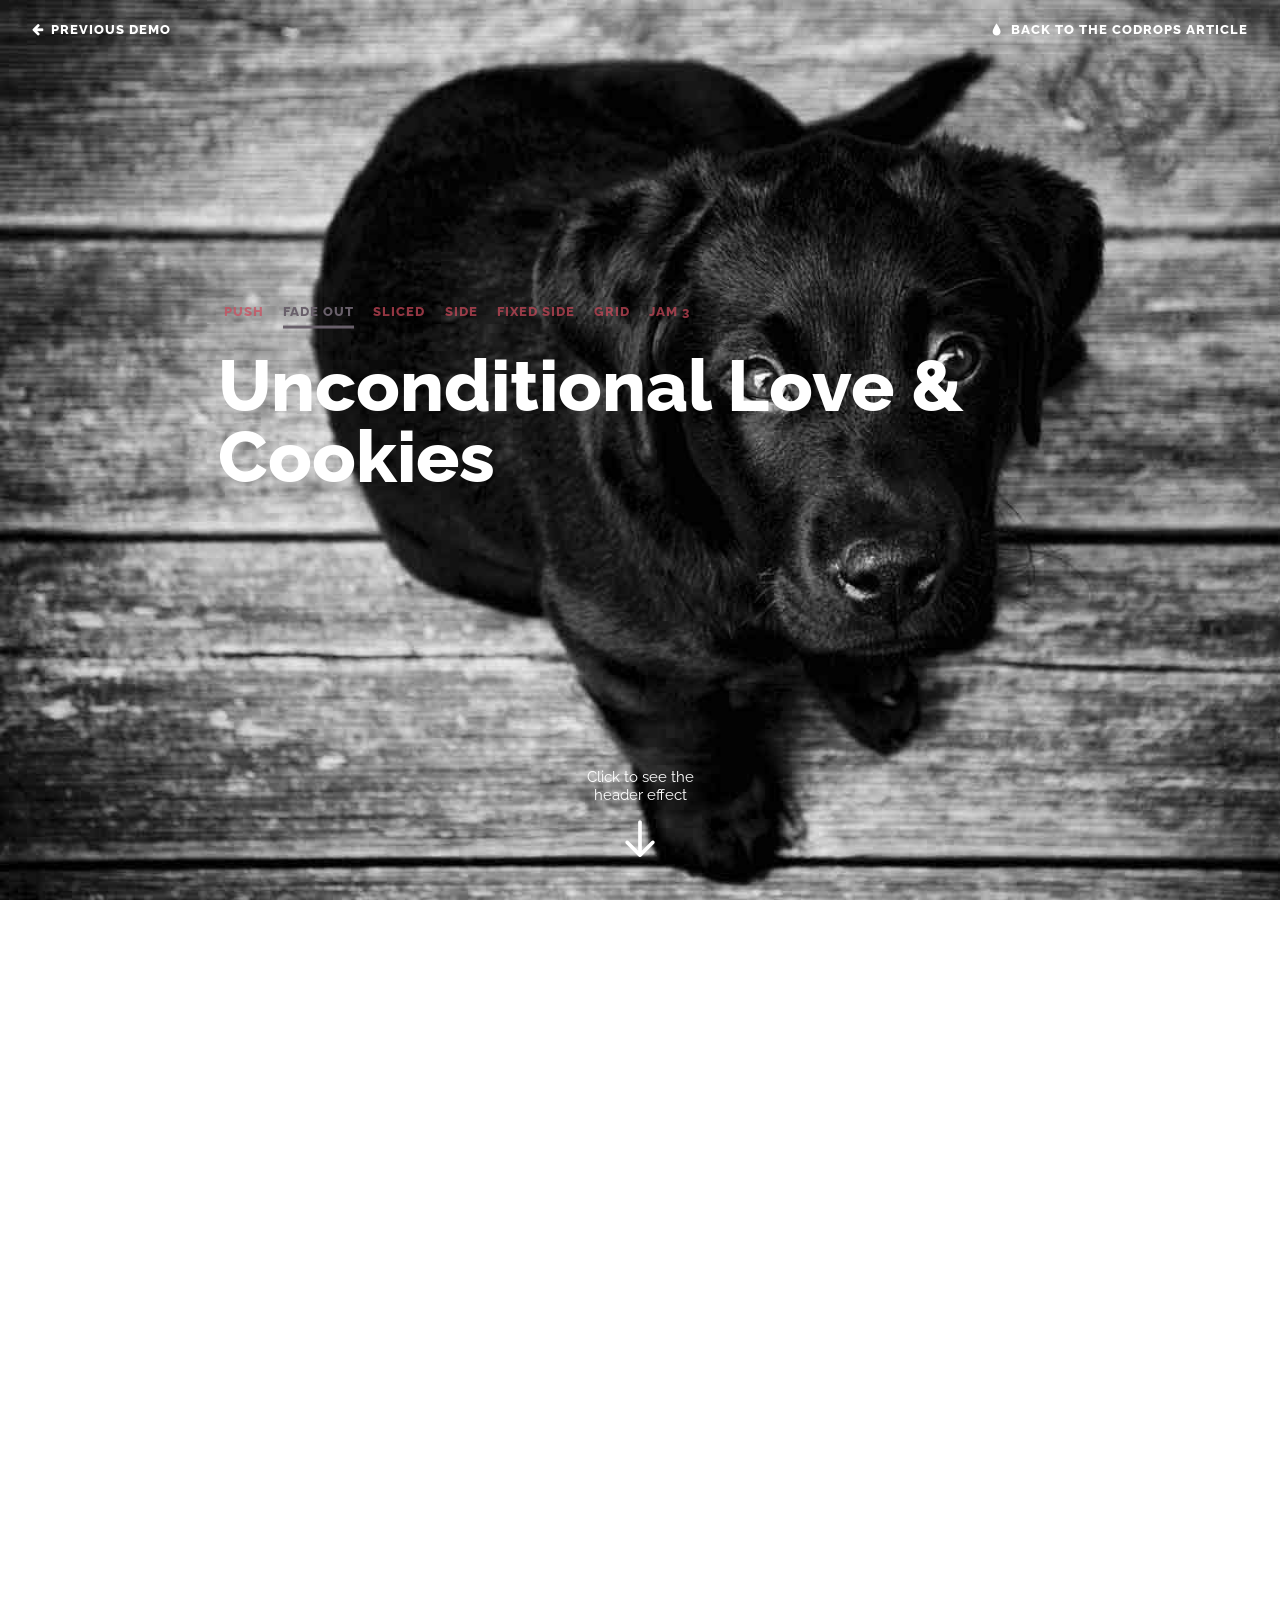
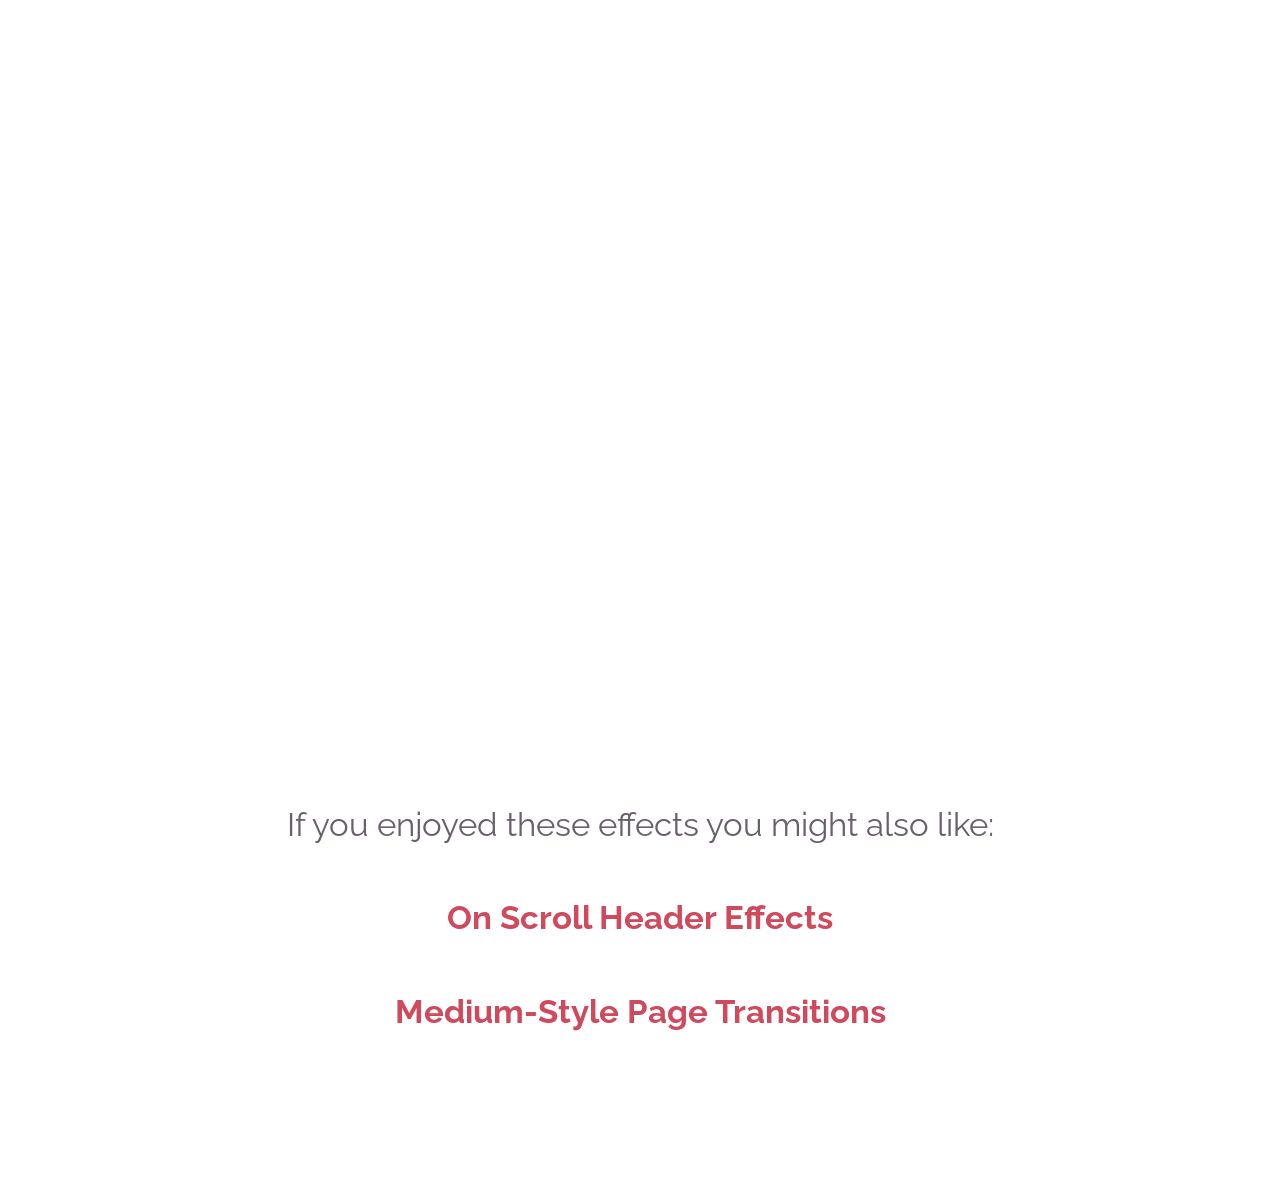
<file: final/src/main/webapp/theme/ArticleIntroEffects/index2.html>
<!DOCTYPE html>
<html lang="en" class="no-js">
	<head>
		<meta charset="UTF-8" />
		<meta http-equiv="X-UA-Compatible" content="IE=edge"> 
		<meta name="viewport" content="width=device-width, initial-scale=1"> 
		<title>Inspiration for Article Intro Effects | Demo 2</title>
		<meta name="description" content="Inspiration for Article Intro Effects" />
		<meta name="keywords" content="title, header, effect, scroll, inspiration, medium, web design" />
		<meta name="author" content="Codrops" />
		<link rel="shortcut icon" href="../favicon.ico">
		<link rel="stylesheet" type="text/css" href="css/normalize.css" />
		<link rel="stylesheet" type="text/css" href="css/demo.css" />
		<link rel="stylesheet" type="text/css" href="css/component.css" />
		<!--[if IE]>
  		<script src="http://html5shiv.googlecode.com/svn/trunk/html5.js"></script>
		<![endif]-->
	</head>
	<body class="demo-2">
		<div id="container" class="container intro-effect-fadeout">
			<!-- Top Navigation -->
			<div class="codrops-top clearfix">
				<a class="codrops-icon codrops-icon-prev" href="http://tympanus.net/Tutorials/SamsungGrid/"><span>Previous Demo</span></a>
				<span class="right"><a class="codrops-icon codrops-icon-drop" href="http://tympanus.net/codrops/?p=19119"><span>Back to the Codrops Article</span></a></span>
			</div>
			<header class="header">
				<div class="bg-img"><img src="img/2.jpg" alt="Background Image" /></div>
				<div class="title">
					<nav class="codrops-demos">
						<a href="index.html">Push</a>
						<a class="current-demo" href="index2.html">Fade Out</a>
						<a href="index3.html">Sliced</a>
						<a href="index4.html">Side</a>
						<a href="index5.html">Fixed Side</a>
						<a href="index6.html">Grid</a>
						<a href="index7.html">Jam 3</a>
					</nav>
					<h1>Unconditional Love &amp; Cookies</h1>
					<p class="subline">Inspiration for Article Intro Effects</p>
					<p>by <strong>Mark Satorini</strong> &#8212; Posted in <strong>Animals</strong> on <strong>May 21, 2014</strong></p>
				</div>
			</header>
			<button class="trigger" data-info="Click to see the header effect"><span>Trigger</span></button>
			<article class="content">
				<div>
					<p>We may define a food to be any substance which will repair the functional waste of the body, increase its growth, or maintain the heat, muscular, and nervous energy. </p>
					<p>In its most comprehensive sense, the oxygen of the air is a food; as although it is admitted by the lungs, it passes into the blood, and there re-acts upon the other food which has passed through the stomach. It is usual, however, to restrict the term food to such nutriment as enters the body by the intestinal canal. Water is often spoken of as being distinct from food, but for this there is no sufficient reason.</p>
					<p>Many popular writers have divided foods into flesh-formers, heat-givers, and bone-formers. Although attractive from its simplicity, this classification will not bear criticism. Flesh-formers are also heat-givers. Only a portion of the mineral matter goes to form bone.</p>
					<p>These last are not strictly foods, if we keep to the definition already given; but they are consumed with the true foods or nutrients, comprised in the other two classes, and cannot well be excluded from consideration.</p>
					<p>Water forms an essential part of all the tissues of the body. It is the solvent and carrier of other substances.</p>
					<p>Mineral Matter or Salts, is left as an ash when food is thoroughly burnt. The most important salts are calcium phosphate, carbonate and fluoride, sodium chloride, potassium phosphate and chloride, and compounds of magnesium, iron and silicon.</p>
					<h3>Flesh-formers, heat-givers, and bone-formers</h3>
					<p>Mineral matter is quite as necessary for plant as for animal life, and is therefore present in all food, except in the case of some highly-prepared ones, such as sugar, starch and oil. Children require a good proportion of calcium phosphate for the growth of their bones, whilst adults require less. The outer part of the grain of cereals is the richest in mineral constituents, white flour and rice are deficient. Wheatmeal and oatmeal are especially recommended for the quantity of phosphates and other salts contained in them. Mineral matter is necessary not only for the bones but for every tissue of the body.</p>
					<p>When haricots are cooked, the liquid is often thrown away, and the beans served nearly dry, or with parsley or other sauce. Not only is the food less tasty but important saline constituents are lost. The author has made the following experiments:—German whole lentils, Egyptian split red lentils and medium haricot beans were soaked all night (16 hours) in just sufficient cold water to keep them covered. The water was poured off and evaporated, the residue heated in the steam-oven to perfect dryness and weighed. After pouring off the water, the haricots were boiled in more water until thoroughly cooked, the liquid being kept as low as possible. The liquid was poured off as clear as possible, from the haricots, evaporated and dried. The ash was taken in each case, and the alkalinity of the water-soluble ash was calculated as potash (K2O). The quantity of water which could be poured off was with the German lentils, half as much more than the original weight of the pulse; not quite as much could be poured off the others.</p>
					<h3>Soaking in cold water</h3>
					<p>The loss on soaking in cold water, unless the water is preserved, is seen to be considerable. The split lentils, having had the protecting skin removed, lose most. In every case the ash contained a good deal of phosphate and lime. Potatoes are rich in important potash salts; by boiling a large quantity is lost, by steaming less and by baking in the skins, scarcely any. The flavour is also much better after baking.</p>
					<p>The usual addition of common salt (sodium-chloride) to boiled potatoes is no proper substitute for the loss of their natural saline constituents. Natural and properly cooked foods are so rich in sodium chloride and other salts that the addition of common salt is unnecessary. An excess of the latter excites thirst and spoils the natural flavour of the food. It is the custom, especially in restaurants, to add a large quantity of salt to pulse, savoury food, potatoes and soups. Bakers' brown bread is usually very salt, and sometimes white is also. In some persons much salt causes irritation of the skin, and the writer has knowledge of the salt food of vegetarian restaurants causing or increasing dandruff. As a rule, fondness for salt is an acquired taste, and after its discontinuance for a time, food thus flavoured becomes unpalatable.</p>
					<p>Organic Compounds are formed by living organisms (a few can also be produced by chemical means). They are entirely decomposed by combustion.</p>
					<h3>Carbon compounds or heat-producers</h3>
					<p>The Non-Nitrogenous Organic Compounds are commonly called carbon compounds or heat-producers, but these terms are also descriptive of the nitrogenous compounds. These contain carbon, hydrogen and oxygen only, and furnish by their oxidation or combustion in the body the necessary heat, muscular and nervous energy. The final product of their combustion is water and carbon dioxide (carbonic acid gas).</p>
					<p>The Carbohydrates comprise starch, sugar, gum, mucilage, pectose, glycogen, &amp;c.; cellulose and woody fibre are carbohydrates, but are little capable of digestion. They contain hydrogen and oxygen in the proportion to form water, the carbon alone being available to produce heat by combustion. Starch is the most widely distributed food. It is insoluble in water, but when cooked is readily digested and absorbed by the body. Starch is readily converted into sugar, whether in plants or animals, during digestion. There are many kinds of sugar, such as grape, cane and milk sugars.</p>
					<p>The Oils and Fats consist of the same elements as the carbohydrates, but the hydrogen is in larger quantity than is necessary to form water, and this surplus is available for the production of energy. During their combustion in the body they produce nearly two-and-a-quarter times (4 : 8.9 = 2.225) as much heat as the carbohydrates; but if eaten in more than small quantities, they are not easily digested, a portion passing away by the intestines. The fat in the body is not solely dependent upon the quantity consumed as food, as an animal may become quite fat on food containing none. A moderate quantity favours digestion and the bodily health. In cold weather more should be taken. In the Arctic regions the Esquimaux consume enormous quantities. Nuts are generally rich in oil. Oatmeal contains more than any of the other cereals (27 analyses gave from 8 to 12.3 per cent.)</p>
					<h3>From acid and rancidity</h3>
					<p>The most esteemed and dearest oil is Almond. What is called Peach-kernel oil (Oleum Amygdalæ Persicæ), but which in commerce includes the oil obtained from plum and apricot stones, is almost as tasteless and useful, whilst it is considerably cheaper. It is a very agreeable and useful food. It is often added to, as an adulterant, or substituted for the true Almond oil. The best qualities of Olive oil are much esteemed, though they are not as agreeable to English taste as the oil previously mentioned. The best qualities are termed Virgin, Extra Sublime and Sublime. Any that has been exposed for more than a short time to the light and heat of a shop window should be rejected, as the flavour is affected. It should be kept in a cool place. Not only does it vary much in freedom from acid and rancidity, but is frequently adulterated. Two other cheaper oils deserve mention. The "cold-drawn" Arachis oil (pea-nut or earth-nut oil) has a pleasant flavour, resembling that of kidney beans. The "cold-drawn" Sesamé oil has an agreeable taste, and is considered equal to Olive oil for edible purposes. The best qualities are rather difficult to obtain; those usually sold being much inferior to Peach-kernel and Olive oils. Cotton-seed oil is the cheapest of the edible ones. Salad oil, not sold under any descriptive name, is usually refined Cotton-seed oil, with perhaps a little Olive oil to impart a richer flavour.</p>
					<p>The solid fats sold as butter and lard substitutes, consist of deodorised cocoanut oil, and they are excellent for cooking purposes. It is claimed that biscuits, &amp;c., made from them may be kept for a much longer period, without showing any trace of rancidity, than if butter or lard had been used. They are also to be had agreeably flavoured by admixture with almond, walnut, &amp;c., "cream."</p>

					<p>The better quality oils are quite as wholesome as the best fresh butter, and better than most butter as sold. Bread can be dipped into the oil, or a little solid vegetable fat spread on it. The author prefers to pour a little Peach-kernel oil upon some ground walnut kernels (or other ground nuts in themselves rich in oil), mix with a knife to a suitable consistency and spread upon the bread. Pine-kernels are very oily, and can be used in pastry in the place of butter or lard.</p>

					<p>Whenever oils are mentioned, without a prefix, the fixed or fatty oils are always understood. The volatile or essential oils are a distinct class. Occasionally, the fixed oils are called hydrocarbons, but hydrocarbon oils are quite different and consist of carbon and hydrogen alone. Of these, petroleum is incapable of digestion, whilst others are poisonous.</p>

					<p>Vegetable Acids are composed of the same three elements and undergo combustion into the same compounds as the carbohydrates. They rouse the appetite, stimulate digestion, and finally form carbonates in combination with the alkalies, thus increasing the alkalinity of the blood. The chief vegetable acids are: malic acid, in the apple, pear, cherry, &amp;c.; citric acid, in the lemon, lime, orange, gooseberry, cranberry, strawberry, raspberry, &amp;c.; tartaric acid, in the grape, pineapple, &amp;c.</p>

					<p>Some place these under Class III. or food adjuncts. Oxalic acid (except when in the insoluble state of calcium oxalate), and several other acids are poisonous.</p>

					<h3>The essential part of every living cell</h3>
					<p>Proteids or Albuminoids are frequently termed flesh-formers. They are composed of nitrogen, carbon, hydrogen, oxygen, and a small quantity of sulphur, and are extremely complex bodies. Their chief function is to form flesh in the body; but without previously forming it, they may be transformed into fat or merely give rise to heat. They form the essential part of every living cell.</p>

					<p>Proteids are excreted from the body as water, carbon dioxide, urea, uric acid, sulphates, &amp;c.</p>

					The principal proteids of animal origin have their corresponding proteids in the vegetable kingdom. Some kinds, whether of animal or vegetable origin, are more easily digested than others. They have the same physiological value from whichever kingdom they are derived.</p>

					<p>The Osseids comprise ossein, gelatin, cartilage, &amp;c., from bone, skin, and connective issue. They approach the proteids in composition, but unlike them they cannot form flesh or fulfil the same purpose in nutrition. Some food chemists wish to call the osseids, albuminoids; what were formerly termed albuminoids to be always spoken of as proteids only.</p>

					<p>Jellies are of little use as food; not only is this because of the low nutritive value of gelatin, but also on account of the small quantity which is mixed with a large proportion of water.</p>

					<p>The Vegetable Kingdom is the prime source of all organic food; water, and to a slight extent salts, form the only food that animals can derive directly from the inorganic kingdom. When man consumes animal food—a sheep for example—he is only consuming a portion of the food which that sheep obtained from grass, clover, turnips, &amp;c. All the proteids of the flesh once existed as proteids in the vegetables; some in exactly the same chemical form.</p>

					<blockquote>A comparatively small quantity of proteid matter, such as is easily obtained from vegetable food, is ample for the general needs of the body.</blockquote>
					<p>Flesh contains no starch or sugar, but a small quantity of glycogen. The fat in an animal is derived from the carbohydrates, the fats and the proteids of the vegetables consumed. The soil that produced the herbage, grain and roots consumed by cattle, in most cases could have produced food capable of direct utilisation by man. By passing the product of the soil through animals there is an enormous economic loss, as the greater part of that food is dissipated in maintaining the life and growth; little remains as flesh when the animal is delivered into the hands of the butcher. Some imagine that flesh food is more easily converted into flesh and blood in our bodies and is consequently more valuable than similar constituents in vegetables, but such is not the case. Fat, whether from flesh or from vegetables is digested in the same manner. The proteids of flesh, like those of vegetables, are converted into peptone by the digestive juices—taking the form of a perfectly diffusible liquid—otherwise they could not be absorbed and utilised by the body. Thus the products of digestion of both animal and vegetable proteids and fats are the same. Formerly, proteid matter was looked upon as the most valuable part of the food, and a large proportion was thought necessary for hard work. It was thought to be required, not only for the construction of the muscle substance, but to be utilised in proportion to muscular exertion. These views are now known to be wrong. A comparatively small quantity of proteid matter, such as is easily obtained from vegetable food, is ample for the general needs of the body. Increased muscular exertion requires but a slight increase of this food constituent. It is the carbohydrates, or carbohydrates and fats that should be eaten in larger quantity, as these are the main source of muscular energy. The fact that animals, capable of the most prolonged and powerful exertion, thrive on vegetables of comparatively low proteid value, and that millions of the strongest races have subsisted on what most Englishmen would consider a meagre vegetarian diet, should have been sufficient evidence against the earlier view.</p>

					<p>A comparison of flesh and vegetable food, shows in flesh an excessive quantity of proteid matter, a very small quantity of glycogen (the animal equivalent of starch and sugar) and a variable quantity of fat. Vegetable food differs much, but as a rule it contains a much smaller quantity of proteid matter, a large proportion of starch and sugar and a small quantity of fat. Some vegetable foods, particularly nuts, contain much fat.</p>

					<p>Investigation of the digestive processes has shown that the carbohydrates and fats entail little strain on the system; their ultimate products are water and carbon dioxide, which are easily disposed of. The changes which the proteids undergo in the body are very complicated. There is ample provision in the body for their digestion, metabolism, and final rejection, when taken in moderate quantity, as is the case in a dietary of vegetables. The proteids in the human body, after fulfilling their purpose, are in part expelled in the same way as the carbohydrates; but the principal part, including all the nitrogen, is expelled by the kidneys in the form of urea (a very soluble substance), and a small quantity of uric acid in the form of quadurates.</p>

					<p>There is reciprocity between the teeth and digestive organs of animals and their natural food. The grasses, leaves, &amp;c., which are consumed by the herbivora, contain a large proportion of cellulose and woody tissue. Consequently, the food is bulky; it is but slowly disintegrated and the nutritious matter liberated and digested. The cellulose appears but slightly acted upon by the digestive juices. The herbivora possess capacious stomachs and the intestines are very long. The carnivora have simpler digestive organs and short intestines. Even they consume substances which leave much indigestible residue, such as skin, ligaments and bones, but civilised man, when living on a flesh dietary removes as much of such things as possible. The monkeys, apes, and man (comprised in the order Primates have a digestive canal intermediate in complexity and in length to the herbivora and carnivora. A certain quantity of indigestible matter is necessary for exciting peristaltic action of the bowels. The carnivora with their short intestinal canal need the least, the frugivora more, and the herbivora a much larger quantity. The consumption by man of what is commonly called concentrated food is the cause of the constipation to which flesh-eating nations are subject. Most of the pills and other nostrums which are used in enormous quantities contain aloes or other drugs which stimulate the action of the intestines.</p>

					<p>Highly manufactured foods, from which as much as possible of the non-nutritious matter has been removed is often advocated, generally by those interested in its sale. Such food would be advantageous only if it were possible to remove or modify a great part of our digestive canal (we are omitting from consideration certain diseased conditions, when such foods may be useful). The eminent physiologist and bacteriologist, Elie Metchnikoff, has given it as his opinion that much of man's digestive organs is not only useless but often productive of derangement and disease. In several cases where it has been necessary, in consequence of serious disease, to remove the entire stomach or a large part of the intestines, the digestive functions have been perfectly performed. It is not that our organs are at fault, but our habits of life differ from that of our progenitors. In past times, when a simple dietary in which flesh food formed little or no part, and to-day, in those countries where one wholly or nearly all derived from vegetable sources and simply prepared is the rule, diseases of the digestive organs are rare. The Englishman going to a tropical country and partaking largely of flesh and alcohol, suffers from disease of the liver and other organs, to which the natives and the few of his own countrymen, living in accordance with natural laws are strangers.</p>
					<p><strong>Excerpt from: <a href="http://www.gutenberg.org/ebooks/15237">The Chemistry of Food and Nutrition</a> by A. W. Duncan</strong></p>
				</div>
			</article>
			<section class="related">
				<p>If you enjoyed these effects you might also like:</p>
				<div><a href="http://tympanus.net/Development/HeaderEffects/"><h4>On Scroll Header Effects</h4></a></div>
				<div><a href="http://tympanus.net/Tutorials/MediumStylePageTransition/"><h4>Medium-Style Page Transitions</h4></a></div>
			</section>
		</div><!-- /container -->
		<script src="js/classie.js"></script>
		<script>
			(function() {

				// detect if IE : from http://stackoverflow.com/a/16657946		
				var ie = (function(){
					var undef,rv = -1; // Return value assumes failure.
					var ua = window.navigator.userAgent;
					var msie = ua.indexOf('MSIE ');
					var trident = ua.indexOf('Trident/');

					if (msie > 0) {
						// IE 10 or older => return version number
						rv = parseInt(ua.substring(msie + 5, ua.indexOf('.', msie)), 10);
					} else if (trident > 0) {
						// IE 11 (or newer) => return version number
						var rvNum = ua.indexOf('rv:');
						rv = parseInt(ua.substring(rvNum + 3, ua.indexOf('.', rvNum)), 10);
					}

					return ((rv > -1) ? rv : undef);
				}());


				// disable/enable scroll (mousewheel and keys) from http://stackoverflow.com/a/4770179					
				// left: 37, up: 38, right: 39, down: 40,
				// spacebar: 32, pageup: 33, pagedown: 34, end: 35, home: 36
				var keys = [32, 37, 38, 39, 40], wheelIter = 0;

				function preventDefault(e) {
					e = e || window.event;
					if (e.preventDefault)
					e.preventDefault();
					e.returnValue = false;  
				}

				function keydown(e) {
					for (var i = keys.length; i--;) {
						if (e.keyCode === keys[i]) {
							preventDefault(e);
							return;
						}
					}
				}

				function touchmove(e) {
					preventDefault(e);
				}

				function wheel(e) {
					// for IE 
					//if( ie ) {
						//preventDefault(e);
					//}
				}

				function disable_scroll() {
					window.onmousewheel = document.onmousewheel = wheel;
					document.onkeydown = keydown;
					document.body.ontouchmove = touchmove;
				}

				function enable_scroll() {
					window.onmousewheel = document.onmousewheel = document.onkeydown = document.body.ontouchmove = null;  
				}

				var docElem = window.document.documentElement,
					scrollVal,
					isRevealed, 
					noscroll, 
					isAnimating,
					container = document.getElementById( 'container' ),
					trigger = container.querySelector( 'button.trigger' );

				function scrollY() {
					return window.pageYOffset || docElem.scrollTop;
				}
				
				function scrollPage() {
					scrollVal = scrollY();
					
					if( noscroll && !ie ) {
						if( scrollVal < 0 ) return false;
						// keep it that way
						window.scrollTo( 0, 0 );
					}

					if( classie.has( container, 'notrans' ) ) {
						classie.remove( container, 'notrans' );
						return false;
					}

					if( isAnimating ) {
						return false;
					}
					
					if( scrollVal <= 0 && isRevealed ) {
						toggle(0);
					}
					else if( scrollVal > 0 && !isRevealed ){
						toggle(1);
					}
				}

				function toggle( reveal ) {
					isAnimating = true;
					
					if( reveal ) {
						classie.add( container, 'modify' );
					}
					else {
						noscroll = true;
						disable_scroll();
						classie.remove( container, 'modify' );
					}

					// simulating the end of the transition:
					setTimeout( function() {
						isRevealed = !isRevealed;
						isAnimating = false;
						if( reveal ) {
							noscroll = false;
							enable_scroll();
						}
					}, 600 );
				}

				// refreshing the page...
				var pageScroll = scrollY();
				noscroll = pageScroll === 0;
				
				disable_scroll();
				
				if( pageScroll ) {
					isRevealed = true;
					classie.add( container, 'notrans' );
					classie.add( container, 'modify' );
				}
				
				window.addEventListener( 'scroll', scrollPage );
				trigger.addEventListener( 'click', function() { toggle( 'reveal' ); } );
			})();
		</script>
	</body>
</html>
</file>
<file: final/src/main/webapp/theme/ArticleIntroEffects/css/demo.css>
@import url(http://fonts.googleapis.com/css?family=Raleway:400,300,800|Lora:400italic|Playfair+Display:700);
@font-face {
	font-weight: normal;
	font-style: normal;
	font-family: 'codropsicons';
	src:url('../fonts/codropsicons/codropsicons.eot');
	src:url('../fonts/codropsicons/codropsicons.eot?#iefix') format('embedded-opentype'),
		url('../fonts/codropsicons/codropsicons.woff') format('woff'),
		url('../fonts/codropsicons/codropsicons.ttf') format('truetype'),
		url('../fonts/codropsicons/codropsicons.svg#codropsicons') format('svg');
}

*, *:after, *:before { -webkit-box-sizing: border-box; -moz-box-sizing: border-box; box-sizing: border-box; }
.clearfix:before, .clearfix:after { display: table; content: ''; }
.clearfix:after { clear: both; }


body {
	background: #fff;
	color: #69606b;
	font-weight: 400;
	font-size: 22px;
	line-height: 1.5;
	font-family: 'Raleway', Arial, sans-serif;
	text-rendering: optimizeLegibility;
	-webkit-font-smoothing: antialiased;
	overflow-x: hidden;
}

.demo-7 {
	background: #f5f5f5;
}

.demo-5 {
	background: #f8dab4;
	color: #5c554c;
}

.demo-6 {
	background: #f1f1f1;
}

.demo-1 {
	background: #43434b;
}

a {
	outline: none;
	color: #cf4a5c;
	text-decoration: none;
}

a:hover, a:focus {
	color: #69606b;
}

.demo-4 a {
	color: #43939d;
}

.demo-4 a:hover,
.demo-4 a:focus {
	color: #7b8d92;
}

.demo-8 a {
	color: #cf7000;
}

.demo-8 a:hover,
.demo-8 a:focus {
	color: #cf7000;
}

/* To Navigation Style */
.codrops-top {
	width: 100%;
	position: absolute;
	top: 0;
	left: 0;
	text-transform: uppercase;
	font-weight: 800;
	font-size: 0.6em;
	padding: 0 32px;
	letter-spacing: 1px;
	z-index: 10000;
}

.codrops-top a {
	display: inline-block;
	color: #fff;
	text-decoration: none;
	-webkit-transform: translateY(20px);
	transform: translateY(20px);
}

.codrops-top span.right {
	float: right;
}

.codrops-top span.right a {
	display: block;
	float: left;
}

.codrops-icon:before {
	text-transform: none;
	font-weight: normal;
	font-style: normal;
	font-variant: normal;
	font-family: 'codropsicons';
	text-align: center;
	speak: none;
	margin: 0 0.55em 0 0;
	-webkit-font-smoothing: antialiased;
}

.codrops-icon-drop:before {
	content: "\e001";
}

.codrops-icon-prev:before {
	content: "\e004";
}

.codrops-demos {
	padding: 0 0 1em;
	position: relative;
}

.codrops-demos a {
	font-weight: 800;
	text-transform: uppercase;
	font-size: 0.6em;
	letter-spacing: 1px;
	padding: 0.3em 0;
	display: inline-block;
	opacity: 0.7;
	margin: 0 0.5em;
	white-space: nowrap;
	color: #cf4a5c;
}

.codrops-demos a:hover,
.codrops-demos a.current-demo {
	opacity: 1;
	color: #69606b;
}

.codrops-demos a.current-demo {
	border-bottom: 3px solid #69606b;
}

.related {
	padding: 3em 0;
	text-align: center;
	font-size: 1.5em;
	position: relative;
}

.demo-5 .related {
	width: 60%;
	margin-left: 40%;
}

@media screen and (max-width: 40em) {

	.codrops-icon span {
		display: none;
	}

	.related {
		font-size: 80%;
	}

}
</file>
<file: final/src/main/webapp/theme/ArticleIntroEffects/css/component.css>
@font-face {
	font-weight: normal;
	font-style: normal;
	font-family: 'icomoon';
	src:url('../fonts/icomoon/icomoon.eot?-ee0u0f');
	src:url('../fonts/icomoon/icomoon.eot?#iefix-ee0u0f') format('embedded-opentype'),
		url('../fonts/icomoon/icomoon.woff?-ee0u0f') format('woff'),
		url('../fonts/icomoon/icomoon.ttf?-ee0u0f') format('truetype'),
		url('../fonts/icomoon/icomoon.svg?-ee0u0f#icomoon') format('svg');
}

html, body, .container, .header {
	height: 100%;

}

/* Header */
.header {
	position: relative;
	margin: 0 auto;
	min-height: 560px;
	width: 100%;
}

.bg-img {
	position: absolute;
	overflow: hidden;
	top: 0;
	left: 0;
	right: 0;
	bottom: 0;
	-webkit-backface-visibility: hidden;
	backface-visibility: hidden;
}

.bg-img img {
	position: absolute;
	top: 0;
	left: 0;
	display: block;
	min-width: 100%;
	min-height: 100%;
}

.title {
	z-index: 1000;
	margin: 0 auto;
	padding: 0 1.25em;
	width: 100%;
	text-align: center;
	position: absolute;
	top: 50%;
	left: 50%;
	-webkit-transform: translateX(-50%) translateY(-50%);
	transform: translateX(-50%) translateY(-50%);
}

.title h1 {
	padding: 0 0 0.2em;
	color: #fff;
	font-weight: 800;
	font-size: 3.25em;
	margin: 0 auto;
}

.title p {
	color: #fff;
	padding: 0 0 0.6em;
	font-weight: 300;
	font-size: 0.85em;
	margin: 0 auto;
}

.title h1,
.title p.subline {
	line-height: 1;
}

.title p.subline {
	font-size: 1.75em;
}

/* Trigger Button */
button.trigger {
	position: fixed;
	bottom: 40px;
	left: 50%;
	z-index: 5000;
	display: block;
	margin-left: -0.5em;
	padding: 0;
	width: 1em;
	height: 1em;
	border: none;
	background: transparent;
	color: transparent;
	font-size: 2em;
	cursor: pointer;
}

.container:not(.notrans) button.trigger {
	-webkit-transition: opacity 0.3s 0.5s;
	transition: opacity 0.3s 0.5s;
}

.container.modify:not(.notrans) button.trigger {
	opacity: 0;
	pointer-events: none;
	-webkit-transition-delay: 0s;
	transition-delay: 0s;
}

button.trigger::before {
	position: absolute;
	bottom: 100%;
	left: -100%;
	padding: 0.8em;
	width: 300%;
	color: #fff;
	content: attr(data-info);
	font-size: 0.35em;
	-webkit-backface-visibility: hidden;
	backface-visibility: hidden;
}

button.trigger:focus {
	outline: none;
}

button.trigger span {
	position: relative;
	display: block;
	overflow: hidden;
	width: 100%;
	height: 100%;
}

button.trigger span::before {
	position: absolute;
	top: 0;
	left: 0;
	width: 100%;
	height: 100%;
	color: #fff;
	content: "\e097";
	text-transform: none;
	font-weight: normal;
	font-style: normal;
	font-variant: normal;
	font-family: 'icomoon';
	line-height: 1;
	speak: none;
	-webkit-font-smoothing: antialiased;
	-moz-osx-font-smoothing: grayscale;
}

/* Conent */
.content {
	margin: 0 auto;
	padding: 0 0 3em;
}

.content > div:not(.title) {
	margin: -80px auto 0;
	max-width: 900px;
	padding: 0 1.25em;
}

.content > div:not(.title) p {
	margin: 0 auto 1.5em auto;
}

.content > div:not(.title) p:first-child {
	font-size: 1.35em;
}

.content h3 {
	margin: 0;
	font-size: 1.4em;
}

.content blockquote {
	padding: 0.25em;
	font-style: italic;
	font-size: 1.65em;
	line-height: 1.4;
}

.content blockquote::before {
	content: '\201C';
}

.content blockquote::after {
	content: '\201D';
}

/***** Individual effects *****/

/* -------------------------- */
/* Jam 3 */
/* -------------------------- */
.intro-effect-jam3:not(.notrans) .bg-img {
	-webkit-transition-property: top, left, right, bottom;
	transition-property: top, left, right, bottom;
}

.intro-effect-jam3:not(.notrans) .header h1,
.intro-effect-jam3:not(.notrans) .codrops-top a {
	-webkit-transition-property: color;
	transition-property: color;
}

.intro-effect-jam3:not(.notrans) .codrops-demos a {
	-webkit-transition-property: border-color, color;
	transition-property: border-color, color;
}

.intro-effect-jam3:not(.notrans) .header p {
	-webkit-transition-property: color, opacity, -webkit-transform;
	transition-property: color, opacity, transform;
}

.intro-effect-jam3:not(.notrans) .content > div {
	-webkit-transition-property: opacity, -webkit-transform;
	transition-property: opacity, transform;
}

.intro-effect-jam3:not(.notrans) .bg-img,
.intro-effect-jam3:not(.notrans) .header h1,
.intro-effect-jam3:not(.notrans) .codrops-top a,
.intro-effect-jam3:not(.notrans) .codrops-demos a,
.intro-effect-jam3:not(.notrans) .content > div {
	-webkit-transition-duration: 0.5s;
	transition-duration: 0.5s;
	-webkit-transition-timing-function: cubic-bezier(0.7,0,0.3,1);
	transition-timing-function: cubic-bezier(0.7,0,0.3,1);
}

.intro-effect-jam3:not(.notrans) .header p,
.intro-effect-jam3:not(.notrans) .header p.subline,
.intro-effect-jam3:not(.notrans) .content > div {
	-webkit-transition-duration: 0.2s;
	transition-duration: 0.2s;
}

.intro-effect-jam3.modify:not(.notrans) .header p,
.intro-effect-jam3.modify:not(.notrans) .header p.subline,
.intro-effect-jam3.modify:not(.notrans) .content > div {
	-webkit-transition-duration: 0.5s;
	transition-duration: 0.5s;
}

.intro-effect-jam3 .codrops-demos a {
	color: #fff;
}

.intro-effect-jam3 .codrops-demos a.current-demo {
	border-color: #fff;
}

.intro-effect-jam3.modify .codrops-demos a {
	color: #c03b5d;
}

.intro-effect-jam3.modify .codrops-demos a.current-demo {
	border-color: #c03b5d;
}

.intro-effect-jam3.container {
	padding: 45px 30px;
}

.intro-effect-jam3 .bg-img {
	top: -45px;
	right: -30px;
	bottom: -45px;
	left: -30px;
	background: #514753;
}

.intro-effect-jam3.modify .bg-img {
	top: 0;
	right: 0;
	bottom: 85%;
	left: 0;
}

.intro-effect-jam3.modify .header h1 {
	color: #514753;
}

.intro-effect-jam3 .header p {
	color: #514753;
	opacity: 0;
	-webkit-transform: translateY(150px);
	transform: translateY(150px);
}

.intro-effect-jam3.modify .header p {
	opacity: 1;
	-webkit-transform: translateY(0);
	transform: translateY(0);
}

.intro-effect-jam3 .content {
	padding: 0 5em 5em;
}

.intro-effect-jam3 .header,
.intro-effect-jam3 .content {
	background: #fff;
}

.intro-effect-jam3 .content > div {
	opacity: 0;
	-webkit-transform: translateY(150px);
	transform: translateY(150px);
}

.intro-effect-jam3.modify .content > div {
	opacity: 1;
	-webkit-transform: translateY(0);
	transform: translateY(0);
}

.intro-effect-jam3.modify .codrops-top a {
	color: #514753;
}

/* Delays */
.intro-effect-jam3.modify:not(.notrans) .header p:nth-last-child(2) {
	-webkit-transition-delay: 0.1s;
	transition-delay: 0.1s;
}

.intro-effect-jam3.modify:not(.notrans) .header p:last-child {
	-webkit-transition-delay: 0.15s;
	transition-delay: 0.15s;
}

.intro-effect-jam3.modify:not(.notrans) .content > div {
	-webkit-transition-delay: 0.2s;
	transition-delay: 0.2s;
}

/* -------------------------- */
/* Faded gradient */
/* -------------------------- */

.intro-effect-fadeout:not(.notrans) .bg-img {
	-webkit-transition-property: -webkit-transform;
	transition-property: transform;
}

.intro-effect-fadeout:not(.notrans) .bg-img::after {
	-webkit-transition-property: opacity;
	transition-property: opacity;
}

.intro-effect-fadeout:not(.notrans) .header h1 {
	-webkit-transition-property: color;
	transition-property: color;
}

.intro-effect-fadeout:not(.notrans) .header p,
.intro-effect-fadeout:not(.notrans) .content > div {
	-webkit-transition-property: -webkit-transform, opacity;
	transition-property: transform, opacity;
}

.intro-effect-fadeout:not(.notrans) .bg-img,
.intro-effect-fadeout:not(.notrans) .bg-img::after,
.intro-effect-fadeout:not(.notrans) .header h1,
.intro-effect-fadeout:not(.notrans) .header p,
.intro-effect-fadeout:not(.notrans) .content > div {
	-webkit-transition-duration: 0.5s;
	transition-duration: 0.5s;
}

.intro-effect-fadeout .header {
	overflow: hidden;
}

.intro-effect-fadeout.modify .bg-img {
	-webkit-transform: translateY(-25%);
	transform: translateY(-25%);
}

.intro-effect-fadeout .bg-img::after {
	content: '';
	position: absolute;
	width: 100%;
	height: 101%;
	top: 0;
	left: 0;
	opacity: 0;
	pointer-events: none;
	background: -webkit-linear-gradient(top, rgba(255,255,255,0) 0%, rgba(255,255,255,1) 100%);
	background: linear-gradient(to bottom, rgba(255,255,255,0) 0%, rgba(255,255,255,1) 100%);
}

.intro-effect-fadeout.modify .bg-img::after {
	opacity: 1;
}

.intro-effect-fadeout .title {
	text-align: left;
	max-width: 900px;
}

.intro-effect-fadeout.modify .header h1,
.intro-effect-fadeout .header p {
	color: #514753;
}

.intro-effect-fadeout .header p {
	opacity: 0;
}

.intro-effect-fadeout .header p:nth-child(2) {
	-webkit-transform: translateX(150px);
	transform: translateX(150px);
}

.intro-effect-fadeout .header p:nth-child(3) {
	-webkit-transform: translateX(-150px);
	transform: translateX(-150px);
}

.intro-effect-fadeout.modify .header p:nth-child(2),
.intro-effect-fadeout.modify .header p:nth-child(3) {
	opacity: 1;
	-webkit-transform: translateX(0);
	transform: translateX(0);
}

.intro-effect-fadeout .content {
	z-index: 1000;
	position: relative;
}

.intro-effect-fadeout .content > div {
	opacity: 0;
	-webkit-transform: translateY(350px);
	transform: translateY(350px);
}

.intro-effect-fadeout.modify .content > div {
	opacity: 1;
	-webkit-transform: translateY(0);
	transform: translateY(0);
}

/* -------------------------- */
/* Sliced */
/* -------------------------- */

.intro-effect-sliced:not(.notrans) .bg-img,
.intro-effect-sliced:not(.notrans) .title {
	-webkit-transition-property: -webkit-transform;
	transition-property: transform;
}

.intro-effect-sliced:not(.notrans) .header h1,
.intro-effect-sliced:not(.notrans) .codrops-demos a {
	-webkit-transition-property: color;
	transition-property: color;
}

.intro-effect-sliced:not(.notrans) .header p {
	-webkit-transition-property: opacity;
	transition-property: opacity;
}

.intro-effect-sliced:not(.notrans) .content > div {
	-webkit-transition-property: -webkit-transform, opacity;
	transition-property: transform, opacity;
}

.intro-effect-sliced:not(.notrans) .bg-img,
.intro-effect-sliced:not(.notrans) .header h1,
.intro-effect-sliced:not(.notrans) .title,
.intro-effect-sliced:not(.notrans) .header p,
.intro-effect-sliced:not(.notrans) .content > div,
.intro-effect-sliced:not(.notrans) .codrops-demos a {
	-webkit-transition-timing-function: cubic-bezier(0.7,0,0.3,1);
	transition-timing-function: cubic-bezier(0.7,0,0.3,1);
	-webkit-transition-duration: 0.5s;
	transition-duration: 0.5s;
}

.intro-effect-sliced.modify:not(.notrans) .header h1,
.intro-effect-sliced.modify:not(.notrans) .title,
.intro-effect-sliced.modify:not(.notrans) .header p,
.intro-effect-sliced.modify:not(.notrans) .content > div,
.intro-effect-sliced.modify:not(.notrans) .codrops-demos a {
	-webkit-transition-timing-function: ease;
	transition-timing-function: ease;
}

.intro-effect-sliced .bg-img:first-child {
	bottom: 50%;
}

.intro-effect-sliced .bg-img:last-child {
	top: 50%;
	position: fixed;
	z-index: 900;
}

.intro-effect-sliced .bg-img:last-child img {
	top: -100%;
}

.intro-effect-sliced.modify .bg-img:first-child {
	-webkit-transform: translateY(-80%);
	transform: translateY(-80%);
}

.intro-effect-sliced.modify .bg-img:last-child {
	-webkit-transform: translateY(100%);
	transform: translateY(100%);
}

.intro-effect-sliced .codrops-demos {
	text-align: center;
}

.intro-effect-sliced .codrops-demos a {
	color: #fff;
	font-size: 0.8em;
}

.intro-effect-sliced.modify .codrops-demos a {
	color: #cf4a5c;
}

.intro-effect-sliced .title {
	-webkit-transform: translateX(-50%) translateY(-50%) scale(0.7);
	transform: translateX(-50%) translateY(-50%) scale(0.7);
}

.intro-effect-sliced.modify .title {
	-webkit-transform: translateX(-50%) translateY(-50%) scale(1);
	transform: translateX(-50%) translateY(-50%) scale(1);
}

.intro-effect-sliced .header p {
	opacity: 0;
	color: #514753;
}

.intro-effect-sliced.modify .header p {
	opacity: 1;
}

.intro-effect-sliced.modify .header h1 {
	color: #514753;
}

.intro-effect-sliced .content > div {
	-webkit-transform: translateY(200px);
	transform: translateY(200px);
	opacity: 0;
}

.intro-effect-sliced.modify .content > div {
	-webkit-transform: translateY(0);
	transform: translateY(0);
	opacity: 1;
}

/* Delays */
.intro-effect-sliced.modify:not(.notrans) .title {
	-webkit-transition-delay: 0.15s;
	transition-delay: 0.15s;
}

/* -------------------------- */
/* Side */
/* -------------------------- */

.intro-effect-side:not(.notrans) .bg-img::before,
.intro-effect-side:not(.notrans) .title {
	-webkit-transition-property: -webkit-transform;
	transition-property: transform;
}

.intro-effect-side:not(.notrans) .bg-img::after {
	-webkit-transition-property: top, left, bottom, right, background-color;
	transition-property: top, left, bottom, right, background-color;
}

.intro-effect-side:not(.notrans) .header p {
	-webkit-transition-property: -webkit-transform, opacity;
	transition-property: transform, opacity;
}

.intro-effect-side:not(.notrans) .content > div {
	-webkit-transition-property: opacity;
	transition-property: opacity;
}

.intro-effect-side:not(.notrans) .bg-img::before,
.intro-effect-side:not(.notrans) .bg-img::after,
.intro-effect-side:not(.notrans) .title,
.intro-effect-side:not(.notrans) .header p,
.intro-effect-side:not(.notrans) .content > div {
	-webkit-transition-timing-function: cubic-bezier(0.7,0,0.3,1);
	transition-timing-function: cubic-bezier(0.7,0,0.3,1);
	-webkit-transition-duration: 0.5s;
	transition-duration: 0.5s;
}

.intro-effect-side .codrops-top a {
	color: #7b8d92;
}

.intro-effect-side .bg-img::before,
.intro-effect-side .bg-img::after {
	content: '';
	position: absolute;
	z-index: 100;
}

.intro-effect-side .bg-img::before {
	background: #fff;
	top: 0;
	left: 0;
	width: 60%;
	height: 100%;
	-webkit-transform: translateX(-100%);
	transform: translateX(-100%);
}

.intro-effect-side.modify .bg-img::before {
	-webkit-transform: translateX(0);
	transform: translateX(0);
}

.intro-effect-side .bg-img::after {
	border: 80px solid #fff;
	top: -80px;
	right: -80px;
	bottom: -80px;
	left: -80px;
	background-color: rgba(255,255,255,0.5);
}

.intro-effect-side.modify .bg-img::after {
	top: 0;
	right: 0;
	bottom: 0;
	left: 0;
	background-color: rgba(255,255,255,0);
}

.intro-effect-side .codrops-demos a {
	color: #43939d;
}

.intro-effect-side .codrops-demos a.current-demo {
	border-bottom: 3px solid #43939d;
}

.intro-effect-side .title {
	text-align: right;
	left: 0;
	padding: 0 3em 0 2em;
	width: 60%;
	-webkit-transform: translateX(33.3%) translateY(-50%);
	transform: translateX(33.3%) translateY(-50%);
}

.intro-effect-side.modify .title {
	-webkit-transform: translateY(-50%);
	transform: translateY(-50%);
}

.intro-effect-side .header h1 {
	font-style: italic;
	font-weight: 400;
	padding: 0 0 0.5em 0;
	color: #516165;
}

.intro-effect-side .header p {
	opacity: 0;
	color: #7b8d92;
	-webkit-transform: translateY(100px);
	transform: translateY(100px);
}

.intro-effect-side.modify .header p {
	opacity: 1;
	-webkit-transform: translateX(0);
	transform: translateX(0);
}

.intro-effect-side .content > div {
	margin-top: 0px;
	opacity: 0;
}

.intro-effect-side.modify .content > div {
	opacity: 1;
}

.intro-effect-side button.trigger span::before,
.intro-effect-side button.trigger::before {
	color: #516165;
}

/* Delays */
.intro-effect-side:not(.notrans) .title,
.intro-effect-side:not(.notrans) .bg-img::before,
.intro-effect-side:not(.notrans) .bg-img::after {
	-webkit-transition-delay: 0.3s;
	transition-delay: 0.3s;
}

.intro-effect-side.modify:not(.notrans) .title,
.intro-effect-side.modify:not(.notrans) .bg-img::before,
.intro-effect-side.modify:not(.notrans) .bg-img::after {
	-webkit-transition-delay: 0s;
	transition-delay: 0s;
}

.intro-effect-side.modify:not(.notrans) .header p:nth-last-child(2) {
	-webkit-transition-delay: 0.15s;
	transition-delay: 0.15s;
}

.intro-effect-side.modify:not(.notrans) .header p:last-child {
	-webkit-transition-delay: 0.2s;
	transition-delay: 0.2s;
}

.intro-effect-side.modify:not(.notrans) .content > div {
	-webkit-transition-delay: 0.3s;
	transition-delay: 0.3s;
}

/* -------------------------- */
/* Side Fixed */
/* -------------------------- */
.intro-effect-sidefixed:not(.notrans) .bg-img::before {
	-webkit-transition-property: background-color;
	transition-property: background-color;
}

.intro-effect-sidefixed:not(.notrans) .bg-img::after {
	-webkit-transition-property: -webkit-transform;
	transition-property: transform;
}

.intro-effect-sidefixed:not(.notrans) .title p {
	-webkit-transition-property: opacity;
	transition-property: opacity;
}

.intro-effect-sidefixed:not(.notrans) .content > div {
	-webkit-transition-property: -webkit-transform, opacity;
	transition-property: transform, opacity;
}

.intro-effect-sidefixed:not(.notrans) .bg-img::before,
.intro-effect-sidefixed:not(.notrans) .bg-img::after,
.intro-effect-sidefixed:not(.notrans) .title p,
.intro-effect-sidefixed:not(.notrans) .content > div {
	-webkit-transition-timing-function: cubic-bezier(0.7,0,0.3,1);
	transition-timing-function: cubic-bezier(0.7,0,0.3,1);
	-webkit-transition-duration: 0.5s;
	transition-duration: 0.5s;
}

.intro-effect-sidefixed .header {
	position: absolute;
}

.intro-effect-sidefixed .bg-img {
	position: fixed;
}

.intro-effect-sidefixed .bg-img img {
	left: auto;
	right: 0;
}

.intro-effect-sidefixed .bg-img::before,
.intro-effect-sidefixed .bg-img::after {
	content: '';
	position: absolute;
	z-index: 100;
}

.intro-effect-sidefixed .bg-img::after {
	background: #f8ebda;
	top: 0;
	right: 0;
	width: 60%;
	height: 100%;
	-webkit-transform: translateX(100%);
	transform: translateX(100%);
}

.intro-effect-sidefixed.modify .bg-img::after {
	-webkit-transform: translateX(0);
	transform: translateX(0);
}

.intro-effect-sidefixed .bg-img::before {
	width: 100%;
	height: 100%;
	background-color: rgba(247,214,169,0.1);
}

.intro-effect-sidefixed.modify .bg-img::before {
	background-color: rgba(247,214,169,0.4);
}

.intro-effect-sidefixed .codrops-demos a {
	color: #f68f6c;
}

.intro-effect-sidefixed .title {
	position: relative;
	top: auto;
	left: auto;
	text-align: left;
	-webkit-transform: translateY(200px);
	transform: translateY(200px);
}

.intro-effect-sidefixed.modify .title {
	-webkit-transform: translateY(0);
	transform: translateY(0);
}

.intro-effect-sidefixed .title h1 {
	font-weight: 700;
	padding: 0 0 0.5em 0;
	color: #585a66;
}

.intro-effect-sidefixed .title p {
	opacity: 0;
	color: #585a66;
}

.intro-effect-sidefixed.modify .title p {
	opacity: 1;
}

.intro-effect-sidefixed .content {
	width: 60%;
	margin-left: 40%;
	padding: 0 2.5em;
}

.intro-effect-sidefixed .content div {
	position: relative;
	margin: 70px 0;
	color: #77726b;
}

.intro-effect-sidefixed .content div:nth-child(2) {
	opacity: 0;
	-webkit-transform: translateY(200px);
	transform: translateY(200px);
}

.intro-effect-sidefixed.modify .content div:nth-child(2) {
	opacity: 1;
	-webkit-transform: translateY(0);
	transform: translateY(0);
}


/* Delays */
.intro-effect-sidefixed:not(.notrans) .title,
.intro-effect-sidefixed:not(.notrans) .bg-img::before,
.intro-effect-sidefixed:not(.notrans) .bg-img::after {
	-webkit-transition-delay: 0.3s;
	transition-delay: 0.3s;
}

.intro-effect-sidefixed.modify:not(.notrans) .title,
.intro-effect-sidefixed.modify:not(.notrans) .bg-img::before,
.intro-effect-sidefixed.modify:not(.notrans) .bg-img::after {
	-webkit-transition-delay: 0s;
	transition-delay: 0s;
}

.intro-effect-sidefixed.modify:not(.notrans) .content div:nth-child(2) {
	-webkit-transition-delay: 0.15s;
	transition-delay: 0.15s;
}

/* -------------------------- */
/* Push */
/* -------------------------- */
.intro-effect-push:not(.notrans) .header,
.intro-effect-push:not(.notrans) > .title,
.intro-effect-push:not(.notrans) .content > div {
	-webkit-transition-property: opacity, -webkit-transform;
	transition-property: opacity, transform;
	-webkit-transition-duration: 1s;
	transition-duration: 1s;
}

.intro-effect-push:not(.notrans) .header {
	-webkit-transition-timing-function: cubic-bezier(0.7,0,0.3,1);
	transition-timing-function: cubic-bezier(0.7,0,0.3,1);
	-webkit-transition-duration: 1.2s;
	transition-duration: 1.2s;
}

.intro-effect-push .codrops-demos a {
	color: #108576;
}

.intro-effect-push .header {
	position: absolute;
	z-index: 1500;
}

.intro-effect-push > .title {
	position: relative;
	top: auto;
	left: auto;
	padding: 6em 1em 2em;
}

.intro-effect-push .content > div {
	margin-top: 50px;
	color: #b2b2c0;
}

.intro-effect-push > .title,
.intro-effect-push .content > div {
	-webkit-transform: translateY(400px);
	transform: translateY(400px);
	opacity: 0;
}

.intro-effect-push.modify > .title,
.intro-effect-push.modify .content > div {
	-webkit-transform: translateY(0);
	transform: translateY(0);
	opacity: 1;
}

.intro-effect-push.modify .header {
	opacity: 0;
	-webkit-transform: translateY(-100%) scale(0.9);
	transform: translateY(-100%) scale(0.9);
}

/* Delays */
.intro-effect-push.modify:not(.notrans) > .title {
	-webkit-transition-delay: 0.5s;
	transition-delay: 0.5s;
}

.intro-effect-push.modify:not(.notrans) .content > div {
	-webkit-transition-delay: 0.6s;
	transition-delay: 0.6s;
}

/* -------------------------- */
/* Grid */
/* -------------------------- */

.intro-effect-grid:not(.notrans) .grid li:nth-child(5) {
	-webkit-transition-property: -webkit-transform, opacity;
	transition-property: transform, opacity;
}

.intro-effect-grid:not(.notrans) .header p  {
	-webkit-transition-property: opacity;
	transition-property: opacity;
}

.intro-effect-grid:not(.notrans) .bg-img,
.intro-effect-grid:not(.notrans) .title {
	-webkit-transition-property: -webkit-transform;
	transition-property: transform;
}

.intro-effect-grid:not(.notrans) .header h1,
.intro-effect-grid:not(.notrans) .codrops-demos a {
	-webkit-transition-property: color;
	transition-property: color;
}

.intro-effect-grid:not(.notrans) .grid li:nth-child(5),
.intro-effect-grid:not(.notrans) .bg-img,
.intro-effect-grid:not(.notrans) .title,
.intro-effect-grid:not(.notrans) .header h1,
.intro-effect-grid:not(.notrans) .header p,
.intro-effect-grid:not(.notrans) .codrops-demos a {
	-webkit-transition-timing-function: cubic-bezier(0.7,0,0.3,1);
	transition-timing-function: cubic-bezier(0.7,0,0.3,1);
	-webkit-transition-duration: 1s;
	transition-duration: 1s;
}

.intro-effect-grid .codrops-demos a {
	color: #fff;
}

.intro-effect-grid.modify .codrops-demos a {
	color: #cf7000;
}

.intro-effect-grid .codrops-demos a.current-demo {
	border-bottom: 3px solid #fff;
}

.intro-effect-grid.modify .codrops-demos a.current-demo {
	border-color: #cf7000;
}

.intro-effect-grid .title {
	max-width: 900px;
	padding-top: 2em;
}

.intro-effect-grid.modify .title {
	-webkit-transform: translateX(-50%) translateY(0);
	transform: translateX(-50%) translateY(0);
}

.intro-effect-grid .content > div {
	margin-top: 40px;
	color: #2e3337;
}

.intro-effect-grid .header h1 {
	font-weight: 700;
	padding: 0 0 0.6em;
}

.intro-effect-grid.modify .header h1 {
	color: #2d3b44;
}

.intro-effect-grid .header p {
	opacity: 0;
	color: #4c6270;
}

.intro-effect-grid .header p.subline {
	font-size: 1.5em;
}

.intro-effect-grid.modify .header p {
	opacity: 1;
}

.intro-effect-grid .grid {
	list-style: none;
	margin: 0;
	padding: 0;
	position: absolute;
	top: 0;
	left: 0;
	width: 100%;
	height: 50%;
	z-index: 0;
}

.intro-effect-grid .grid li::after {
	content: '';
	position: absolute;
	width: 100%;
	height: 100%;
	top: 0;
	left: 0;
	background: rgba(71,63,59,0.5);
	pointer-events: none;
	-webkit-transition: background 0.3s;
	transition: background 0.3s;
}

.intro-effect-grid.modify .grid li:hover::after,
.intro-effect-grid.modify .grid li:nth-child(5)::after {
	background: rgba(71,63,59,0.1);
}

.intro-effect-grid .grid li {
	position: absolute;
	background-size: cover;
	background-repeat: no-repeat;
	background-position: 50% 50%;
	cursor: pointer;
	overflow: hidden;
	-webkit-backface-visibility: hidden;
	backface-visibility: hidden;
}

.intro-effect-grid .grid li h2 {
	font-weight: 700;
	padding-bottom: 0.4em;
	margin: 1em;
	color: #fff;
	line-height: 1;
	font-size: 1em;
	position: absolute;
	bottom: 0;
	z-index: 100;
	-webkit-transition: -webkit-transform 0.3s;
	transition: transform 0.3s;
}

.intro-effect-grid .grid li:hover h2 {
	-webkit-transform: translateY(-10px);
	transform: translateY(-10px);
}

.intro-effect-grid .grid li:first-child {
	top: 0;
	left: 0;
	height: 50%;
	width: 25%;
	background-image: url(../img/thumbs/1.jpg);
}

.intro-effect-grid .grid li:nth-child(2) {
	top: 50%;
	left: 0;
	height: 50%;
	width: 25%;
	background-image: url(../img/thumbs/2.jpg);
}

.intro-effect-grid .grid li:nth-child(3) {
	top: 0;
	left: 25%;
	height: 100%;
	width: 25%;
	background-image: url(../img/thumbs/5.jpg);
}

.intro-effect-grid .grid li:nth-child(4) {
	top: 0;
	left: 50%;
	height: 50%;
	width: 50%;
	background-image: url(../img/thumbs/4.jpg);
}

.intro-effect-grid .grid li:nth-child(5) {
	top: 50%;
	left: 50%;
	height: 50%;
	width: 25%;
	background-image: url(../img/thumbs/8.jpg);
	-webkit-transform: scale(0);
	transform: scale(0);
	opacity: 0;
}

.intro-effect-grid.modify .grid li:nth-child(5) {
	-webkit-transform: scale(1);
	transform: scale(1);
	opacity: 1;
}

.intro-effect-grid .grid li:nth-child(5) h2 {
	color: #de8721;
}

.intro-effect-grid .grid li:nth-child(6) {
	top: 50%;
	left: 75%;
	height: 50%;
	width: 25%;
	background-image: url(../img/thumbs/6.jpg);
}

.intro-effect-grid.modify .bg-img {
	-webkit-transform: translateY(-100%);
	transform: translateY(-100%);
}

/* Media Queries */
@media screen and (max-width: 47em) {
	.title, .content {
		font-size: 70%;
	}

	.codrops-demos a {
		font-size: 80%;
	}

	.intro-effect-side .title {
		width: 100%;
		padding: 0 1em;
		-webkit-transform: translateY(-50%);
		transform: translateY(-50%);
	}

	.intro-effect-side.modify .bg-img::before {
		-webkit-transform: translateX(-100%);
		transform: translateX(-100%);
	}

	.intro-effect-side .bg-img::after {
		border-left-width: 0px;
		border-right-width: 0px;
		right: 0px;
		left: 0px;
		background: rgba(255,255,255,0.1);
	}

	.intro-effect-side.modify .bg-img::after {
		background: rgba(255,255,255,0.8);
	}

	.intro-effect-sidefixed .content {
		width: 100%;
		margin-left: auto;
	}

	.intro-effect-sidefixed .bg-img::after {
		width: 95%;
	}

}

@media screen and (max-width: 27em) {
	.intro-effect-jam3 .content {
		padding: 0 2em 5em;
	}

	.intro-effect-grid .grid li h2 {
		display: none;
	}

	.intro-effect-push .header .title {
		top: 60px;
		-webkit-transform: translateX(-50%);
		transform: translateX(-50%);
	}

	.title, .content {
		font-size: 50%;
	}

	button.trigger::before {
		display: none;
	}
}
</file>
<file: final/src/main/webapp/theme/SlidePushMenus/css/component.css>
/* General styles for all menus */
.cbp-spmenu {
	background: #47a3da;
	position: fixed;
}

.cbp-spmenu h3 {
	color: #afdefa;
	font-size: 1.9em;
	padding: 20px;
	margin: 0;
	font-weight: 300;
	background: #0d77b6;
}

.cbp-spmenu a {
	display: block;
	color: #fff;
	font-size: 1.1em;
	font-weight: 300;
}

.cbp-spmenu a:hover {
	background: #258ecd;
}

.cbp-spmenu a:active {
	background: #afdefa;
	color: #47a3da;
}

/* Orientation-dependent styles for the content of the menu */

.cbp-spmenu-vertical {
	width: 240px;
	height: 100%;
	top: 0;
	z-index: 1000;
}

.cbp-spmenu-vertical a {
	border-bottom: 1px solid #258ecd;
	padding: 1em;
}

.cbp-spmenu-horizontal {
	width: 100%;
	height: 150px;
	left: 0;
	z-index: 1000;
	overflow: hidden;
}

.cbp-spmenu-horizontal h3 {
	height: 100%;
	width: 20%;
	float: left;
}

.cbp-spmenu-horizontal a {
	float: left;
	width: 20%;
	padding: 0.8em;
	border-left: 1px solid #258ecd;
}

/* Vertical menu that slides from the left or right */

.cbp-spmenu-left {
	left: -240px;
}

.cbp-spmenu-right {
	right: -240px;
}

.cbp-spmenu-left.cbp-spmenu-open {
	left: 0px;
}

.cbp-spmenu-right.cbp-spmenu-open {
	right: 0px;
}

/* Horizontal menu that slides from the top or bottom */

.cbp-spmenu-top {
	top: -150px;
}

.cbp-spmenu-bottom {
	bottom: -150px;
}

.cbp-spmenu-top.cbp-spmenu-open {
	top: 0px;
}

.cbp-spmenu-bottom.cbp-spmenu-open {
	bottom: 0px;
}

/* Push classes applied to the body */

.cbp-spmenu-push {
	overflow-x: hidden;
	position: relative;
	left: 0;
}

.cbp-spmenu-push-toright {
	left: 240px;
}

.cbp-spmenu-push-toleft {
	left: -240px;
}

/* Transitions */

.cbp-spmenu,
.cbp-spmenu-push {
	-webkit-transition: all 0.3s ease;
	-moz-transition: all 0.3s ease;
	transition: all 0.3s ease;
}

/* Example media queries */

@media screen and (max-width: 55.1875em){

	.cbp-spmenu-horizontal {
		font-size: 75%;
		height: 110px;
	}

	.cbp-spmenu-top {
		top: -110px;
	}

	.cbp-spmenu-bottom {
		bottom: -110px;
	}

}

@media screen and (max-height: 26.375em){

	.cbp-spmenu-vertical {
		font-size: 90%;
		width: 190px;
	}

	.cbp-spmenu-left,
	.cbp-spmenu-push-toleft {
		left: -190px;
	}

	.cbp-spmenu-right {
		right: -190px;
	}

	.cbp-spmenu-push-toright {
		left: 190px;
	}
}
</file>
<file: final/src/main/webapp/theme/AnimatedCheckboxes/AnimatedCheckboxes/css/demo.css>
@import url(http://fonts.googleapis.com/css?family=Lato:300,400,700);
@font-face {
	font-family: 'codropsicons';
	src:url('../fonts/codropsicons/codropsicons.eot');
	src:url('../fonts/codropsicons/codropsicons.eot?#iefix') format('embedded-opentype'),
		url('../fonts/codropsicons/codropsicons.woff') format('woff'),
		url('../fonts/codropsicons/codropsicons.ttf') format('truetype'),
		url('../fonts/codropsicons/codropsicons.svg#codropsicons') format('svg');
	font-weight: normal;
	font-style: normal;
}

body {
	background: #fb887c;
	color: #fff;
	font-family: 'Lato', Arial, sans-serif;
}

a {
	color: #fff;
	opacity: 0.7;
	text-decoration: none;
}

a:hover, a:focus {
	opacity: 1;
}

.container > header {
	margin: 0 auto;
	padding: 4em 2em;
	text-align: center;
	background: rgba(0,0,0,.05);
}

.container > header h1 {
	font-size: 2.625em;
	line-height: 1.3;
	margin: 0;
	font-weight: 300;
}

.container > header span {
	display: block;
	font-size: 60%;
	color: rgba(0,0,0,.2);
	font-weight: 400;
	padding: 0 0 0.6em 0.1em;
}

section {
	padding: 7em 0;
}

section:nth-child(even) {
	background: rgba(0,0,0,.05);
}

section.related {
	text-align: center;
	font-size: 1.6em;
}

.related p {
	margin: 0;
	padding: 1.1em;
}

/* To Navigation Style */
.codrops-top {
	text-transform: uppercase;
	width: 100%;
	font-size: 0.69em;
	line-height: 2.2;
	font-weight: 700;
}

.codrops-top a {
	text-decoration: none;
	padding: 0 1em;
	letter-spacing: 0.1em;
	display: inline-block;
}

.codrops-top span.right {
	float: right;
}

.codrops-top span.right a {
	float: left;
	display: block;
}

.codrops-icon:before {
	font-family: 'codropsicons';
	margin: 0 4px;
	speak: none;
	font-style: normal;
	font-weight: normal;
	font-variant: normal;
	text-transform: none;
	line-height: 1;
	-webkit-font-smoothing: antialiased;
}

.codrops-icon-drop:before {
	content: "\e001";
}

.codrops-icon-prev:before {
	content: "\e004";
}

@media screen and (max-width: 25em) {

	.codrops-icon span {
		display: none;
	}

}
</file>
<file: final/src/main/webapp/theme/AnimatedCheckboxes/AnimatedCheckboxes/css/component.css>
*,
*:after,
*::before {
    -webkit-box-sizing: border-box;
    -moz-box-sizing: border-box;
    box-sizing: border-box;
}

.ac-custom {
	padding: 0 3em;
	max-width: 900px;
	margin: 0 auto;
}

.ac-custom h2 {
	font-size: 3em;
	font-weight: 300;
	padding: 0 0 0.5em;
	margin: 0 0 30px;
}

.ac-custom ul,
.ac-custom ol {
	list-style: none;
	padding: 0;
	margin: 0 auto;
	max-width: 800px;
}

.ac-custom li {
	margin: 0 auto;
	padding: 2em 0;
	position: relative;
}

.ac-custom label {
	display: inline-block;
	position: relative;
	font-size: 2em;
	padding: 0 0 0 80px;
	vertical-align: top;
	color: rgba(0,0,0,0.2);
	cursor: pointer;
	-webkit-transition: color 0.3s;
	transition: color 0.3s;
}

.ac-custom input[type="checkbox"],
.ac-custom input[type="radio"],
.ac-custom label::before {
	width: 50px;
	height: 50px;
	top: 50%;
	left: 0;
	margin-top: -25px;
	position: absolute;
	cursor: pointer;
}

.ac-custom input[type="checkbox"],
.ac-custom input[type="radio"] {
	opacity: 0;
	-webkit-appearance: none;
	display: inline-block;
	vertical-align: middle;
	z-index: 100;
}

.ac-custom label::before {
	content: '';
	border: 4px solid #fff;
	-webkit-transition: opacity 0.3s;
	transition: opacity 0.3s;
}

.ac-radio label::before {
	border-radius: 50%;
}

.ac-custom input[type="checkbox"]:checked + label,
.ac-custom input[type="radio"]:checked + label {
	color: #fff;
} 

.ac-custom input[type="checkbox"]:checked + label::before,
.ac-custom input[type="radio"]:checked + label::before {
	opacity: 0.8;
}

/* General SVG and path styles */

.ac-custom svg {
	position: absolute;
	width: 40px;
	height: 40px;
	top: 50%;
	margin-top: -20px;
	left: 5px;
	pointer-events: none;
}

.ac-custom svg path {
	stroke: #fdfcd3;
	stroke-width: 13px;
	stroke-linecap: round;
	stroke-linejoin: round;
	fill: none;
}

/* Specific input, SVG and path styles */

/* Circle */
.ac-circle input[type="checkbox"],
.ac-circle input[type="radio"],
.ac-circle label::before {
	width: 30px;
	height: 30px;
	margin-top: -15px;
	left: 10px;
	position: absolute;
}

.ac-circle label::before {
	background-color: #fff;
	border: none;
}

.ac-circle svg {
	width: 70px;
	height: 70px;
	margin-top: -35px;
	left: -10px;
}

.ac-circle svg path {
	stroke-width: 5px;
} 

/* Box Fill */
.ac-boxfill svg path {
	stroke-width: 8px;
} 

/* Swirl */
.ac-swirl svg path {
	stroke-width: 8px;
}

/* List */
.ac-list ol {
	list-style: decimal;
	list-style-position: inside;
}

.ac-list ol li {
	font-size: 2em;
	padding: 1em 1em 0 2em;
	text-indent: -40px;
}

.ac-list ol li label {
	font-size: 1em;
	text-indent: 0;
	padding-left: 30px;
}

.ac-list label::before {
	display: none;
}

.ac-list svg {
	width: 100%;
	height: 80px;
	left: 0;
	top: 1.2em;
	margin-top: 0px;
}

.ac-list svg path {
	stroke-width: 4px;
}

/* Media Queries */
@media screen and (max-width: 50em) {
	section {
		font-size: 80%;
	}
}
</file>
<file: final/src/main/webapp/theme/ButtonStylesInspiration/ButtonStylesInspiration/css/vicons-font.css>
@font-face { font-family: 'vicons'; font-weight: normal; font-style: normal; src: url('../fonts/vicons/vicons.eot?1u5j7r'); src: url('../fonts/vicons/vicons.eot?#iefix1u5j7r') format('embedded-opentype'), url('../fonts/vicons/vicons.woff?1u5j7r') format('woff'), url('../fonts/vicons/vicons.ttf?1u5j7r') format('truetype'), url('../fonts/vicons/vicons.svg?1u5j7r#vicons') format('svg'); }
.icon { font-family: 'vicons'; font-size: inherit; font-weight: normal; font-style: normal; line-height: inherit; position: relative; display: inline-block; transform: translate(0, 0); vertical-align: middle; text-rendering: auto; -webkit-font-smoothing: antialiased; -moz-osx-font-smoothing: grayscale; }
.icon::before { display: inline-block; width: 100%; }
.icon-box:before { content: '\e600'; }
.icon-write:before { content: '\e601'; }
.icon-clock:before { content: '\e602'; }
.icon-reply:before { content: '\e603'; }
.icon-reply-all:before { content: '\e604'; }
.icon-forward:before { content: '\e605'; }
.icon-flag:before { content: '\e606'; }
.icon-search:before { content: '\e607'; }
.icon-trash:before { content: '\e608'; }
.icon-envelope:before { content: '\e609'; }
.icon-bubble:before { content: '\e60a'; }
.icon-bubbles:before { content: '\e60b'; }
.icon-user:before { content: '\e60c'; }
.icon-users:before { content: '\e60d'; }
.icon-cloud:before { content: '\e60e'; }
.icon-download:before { content: '\e60f'; }
.icon-upload:before { content: '\e610'; }
.icon-rain:before { content: '\e611'; }
.icon-sun:before { content: '\e612'; }
.icon-moon:before { content: '\e613'; }
.icon-bell:before { content: '\e614'; }
.icon-folder:before { content: '\e615'; }
.icon-pin:before { content: '\e616'; }
.icon-sound:before { content: '\e617'; }
.icon-microphone:before { content: '\e618'; }
.icon-camera:before { content: '\e619'; }
.icon-image:before { content: '\e61a'; }
.icon-cog:before { content: '\e61b'; }
.icon-calendar:before { content: '\e61c'; }
.icon-book:before { content: '\e61d'; }
.icon-map-marker:before { content: '\e61e'; }
.icon-store:before { content: '\e61f'; }
.icon-support:before { content: '\e620'; }
.icon-tag:before { content: '\e621'; }
.icon-heart:before { content: '\e622'; }
.icon-video-camera:before { content: '\e623'; }
.icon-trophy:before { content: '\e624'; }
.icon-cart:before { content: '\e625'; }
.icon-eye:before { content: '\e626'; }
.icon-cancel:before { content: '\e627'; }
.icon-chart:before { content: '\e628'; }
.icon-target:before { content: '\e629'; }
.icon-printer:before { content: '\e62a'; }
.icon-location:before { content: '\e62b'; }
.icon-bookmark:before { content: '\e62c'; }
.icon-monitor:before { content: '\e62d'; }
.icon-cross:before { content: '\e62e'; }
.icon-plus:before { content: '\e62f'; }
.icon-left:before { content: '\e630'; }
.icon-up:before { content: '\e631'; }
.icon-browser:before { content: '\e632'; }
.icon-windows:before { content: '\e633'; }
.icon-switch:before { content: '\e634'; }
.icon-dashboard:before { content: '\e635'; }
.icon-play:before { content: '\e636'; }
.icon-fast-forward:before { content: '\e637'; }
.icon-next:before { content: '\e638'; }
.icon-refresh:before { content: '\e639'; }
.icon-film:before { content: '\e63a'; }
.icon-home:before { content: '\e63b'; }
</file>
<file: final/src/main/webapp/theme/ButtonStylesInspiration/ButtonStylesInspiration/css/base.css>
@import url(http://fonts.googleapis.com/css?family=Raleway:200,300,400,500,600);
@font-face {
	font-weight: normal;
	font-style: normal;
	font-family: 'codropsicons';
	src: url("../fonts/codropsicons/codropsicons.eot");
	src: url("../fonts/codropsicons/codropsicons.eot?#iefix") format("embedded-opentype"), url("../fonts/codropsicons/codropsicons.woff") format("woff"), url("../fonts/codropsicons/codropsicons.ttf") format("truetype"), url("../fonts/codropsicons/codropsicons.svg#codropsicons") format("svg");
}
*,
*:after,
*:before {
	-webkit-box-sizing: border-box;
	box-sizing: border-box;
}
.cf:before,
.cf:after {
	content: '';
	display: table;
}
.cf:after {
	clear: both;
}
body {
	background: #cfd8dc;
	color: #37474f;
	font-weight: 400;
	font-size: 1em;
	font-family: 'Raleway', Arial, sans-serif;
}
.support {
	font-weight: bold;
	padding: 2em 0 0 0;
	font-size: 1.4em;
	color: #ee2563;
	display: none;
}
a {
	color: #7986cb;
	text-decoration: none;
	outline: none;
}
a:hover,
a:focus {
	color: #3f51b5;
}
.hidden {
	position: absolute;
	width: 0;
	height: 0;
	overflow: hidden;
	pointer-events: none;
}
.container {
	margin: 0 auto;
	text-align: center;
	overflow: hidden;
}
.content {
	padding: 2em 1em 5em;
	z-index: 1;
	max-width: 1000px;
	margin: 0 auto;
}
.content h2 {
	margin: 0 0 2em;
}
.content p {
	margin: 1em 0;
	padding: 0 0 2em;
	font-size: 0.85em;
}
.box {
	padding: 4.5em 0;
	display: -webkit-flex;
	display: -ms-flexbox;
	display: flex;
	-webkit-flex-wrap: wrap;
	-ms-flex-wrap: wrap;
	flex-wrap: wrap;
	-webkit-justify-content: center;
	justify-content: center;
}

/* Header */
.codrops-header {
	padding: 3em 190px 4em;
	letter-spacing: -1px;
}
.codrops-header h1 {
	font-weight: 200;
	font-size: 4em;
	line-height: 1;
	margin-bottom: 0;
}
.codrops-header h1 span {
	display: block;
	font-size: 40%;
	letter-spacing: 0;
	padding: 0.5em 0 1em 0;
	color: #A8B3B8;
}

/* Top Navigation Style */
.codrops-links {
	position: relative;
	display: inline-block;
	white-space: nowrap;
	font-size: 1.25em;
	text-align: center;
}
.codrops-links::after {
	position: absolute;
	top: 0;
	left: 50%;
	width: 1px;
	height: 100%;
	background: #BFCACF;
	content: '';
	-webkit-transform: rotate3d(0, 0, 1, 22.5deg);
	transform: rotate3d(0, 0, 1, 22.5deg);
}
.codrops-icon {
	display: inline-block;
	margin: 0.5em;
	padding: 0em 0;
	width: 1.5em;
	text-decoration: none;
}
.codrops-icon:before {
	margin: 0 5px;
	text-transform: none;
	font-weight: normal;
	font-style: normal;
	font-variant: normal;
	font-family: 'codropsicons';
	line-height: 1;
	speak: none;
	-webkit-font-smoothing: antialiased;
}
.codrops-icon span {
	display: none;
}
.codrops-icon--drop:before {
	content: "\e001";
}
.codrops-icon--prev:before {
	content: "\e004";
}

/* Related demos */
.content--related {
	text-align: center;
	font-weight: 600;
}
.media-item {
	display: inline-block;
	padding: 1em;
	margin: 1em 0 0 0;
	vertical-align: top;
	-webkit-transition: color 0.3s;
	transition: color 0.3s;
}
.media-item__img {
	opacity: 0.8;
	max-width: 100%;
	-webkit-transition: opacity 0.3s;
	transition: opacity 0.3s;
}
.media-item:hover .media-item__img,
.media-item:focus .media-item__img {
	opacity: 1;
}
.media-item__title {
	font-size: 0.85em;
	margin: 0;
	padding: 0.5em;
}
@media screen and (max-width:50em) {
	.codrops-header {
		padding: 3em 10% 4em;
	}
}
@media screen and (max-width:40em) {
	.codrops-header h1 {
		font-size: 2.8em;
	}
}
</file>
<file: final/src/main/webapp/theme/ButtonStylesInspiration/ButtonStylesInspiration/css/buttons.css>
/* Box colors */
.bg-1 {
	background: #ECEFF1;
	color: #37474f;
}
.bg-2 {
	background: #7986cb;
	color: #ECEFF1;
}
.bg-3 {
	background: #37474f;
	color: #fff;
}

/* Common button styles */
.button {
	float: left;
	min-width: 30px;
	max-width: 250px;
	display: block;
	margin: 1em;
	padding: 1em 2em;
	border: none;
	background: none;
	color: inherit;
	vertical-align: middle;
	position: relative;
	z-index: 1;
	-webkit-backface-visibility: hidden;
	-moz-osx-font-smoothing: grayscale;
}
.button:focus {
	outline: none;
}
.button > span {
	vertical-align: middle;
}

/* Text color adjustments (we could stick to the "inherit" but that does not work well in Safari) */
.bg-1 .button {
	color: #37474f;
	border-color: #37474f;
}
.bg-2 .button {
	color: #ECEFF1;
	border-color: #ECEFF1;
}
.bg-3 .button {
	color: #fff;
	border-color: #fff;
}

/* Sizes */
.button--size-s {
	font-size: 14px;
}
.button--size-m {
	font-size: 16px;
}
.button--size-l {
	font-size: 18px;
}

/* Typography and Roundedness */
.button--text-upper {
	letter-spacing: 2px;
	text-transform: uppercase;
}
.button--text-thin {
	font-weight: 300;
}
.button--text-medium {
	font-weight: 500;
}
.button--text-thick {
	font-weight: 600;
}
.button--round-s {
	border-radius: 5px;
}
.button--round-m {
	border-radius: 15px;
}
.button--round-l {
	border-radius: 40px;
}

/* Borders */
.button--border-thin {
	border: 1px solid;
}
.button--border-medium {
	border: 2px solid;
}
.button--border-thick {
	border: 1px solid;
}

/* Individual button styles */

/* Winona */
.button--winona {
	overflow: hidden;
	padding: 0;
	-webkit-transition: border-color 0.3s, background-color 0.3s;
	transition: border-color 0.3s, background-color 0.3s;
	-webkit-transition-timing-function: cubic-bezier(0.2, 1, 0.3, 1);
	transition-timing-function: cubic-bezier(0.2, 1, 0.3, 1);
}
.button--winona::after {
	content: attr(data-text);
	position: absolute;
	width: 100%;
	height: 100%;
	top: 0;
	left: 0;
	opacity: 0;
	color: #3f51b5;
	-webkit-transform: translate3d(0, 25%, 0);
	transform: translate3d(0, 25%, 0);
}
.button--winona > span {
	display: block;
}
.button--winona.button--inverted {
	color: #7986cb;
}
.button--winona.button--inverted:after {
	color: #fff;
}
.button--winona::after,
.button--winona > span {
	padding: 1em 2em;
	-webkit-transition: -webkit-transform 0.3s, opacity 0.3s;
	transition: transform 0.3s, opacity 0.3s;
	-webkit-transition-timing-function: cubic-bezier(0.2, 1, 0.3, 1);
	transition-timing-function: cubic-bezier(0.2, 1, 0.3, 1);
}
.button--winona:hover {
	border-color: #3f51b5;
	background-color: rgba(63, 81, 181, 0.1);
}
.button--winona.button--inverted:hover {
	border-color: #21333C;
	background-color: #21333C;
}
.button--winona:hover::after {
	opacity: 1;
	-webkit-transform: translate3d(0, 0, 0);
	transform: translate3d(0, 0, 0);
}
.button--winona:hover > span {
	opacity: 0;
	-webkit-transform: translate3d(0, -25%, 0);
	transform: translate3d(0, -25%, 0);
}

/* Ujarak */
.button--ujarak {
	-webkit-transition: border-color 0.4s, color 0.4s;
	transition: border-color 0.4s, color 0.4s;
}
.button--ujarak::before {
	content: '';
	position: absolute;
	top: 0;
	left: 0;
	width: 100%;
	height: 100%;
	background: #37474f;
	z-index: -1;
	opacity: 0;
	-webkit-transform: scale3d(0.7, 1, 1);
	transform: scale3d(0.7, 1, 1);
	-webkit-transition: -webkit-transform 0.4s, opacity 0.4s;
	transition: transform 0.4s, opacity 0.4s;
	-webkit-transition-timing-function: cubic-bezier(0.2, 1, 0.3, 1);
	transition-timing-function: cubic-bezier(0.2, 1, 0.3, 1);
}
.button--ujarak.button--round-s::before {
	border-radius: 2px;
}
.button--ujarak.button--inverted::before {
	background: #7986CB;
}
.button--ujarak,
.button--ujarak::before {
	-webkit-transition-timing-function: cubic-bezier(0.2, 1, 0.3, 1);
	transition-timing-function: cubic-bezier(0.2, 1, 0.3, 1);
}
.button--ujarak:hover {
	color: #fff;
	border-color: #37474f;
}
.button--ujarak.button--inverted:hover {
	color: #37474F;
	border-color: #fff;
}
.button--ujarak:hover::before {
	opacity: 1;
	-webkit-transform: translate3d(0, 0, 0);
	transform: translate3d(0, 0, 0);
}

/* Wayra */
.button--wayra {
	overflow: hidden;
	width: 245px;
	-webkit-transition: border-color 0.3s, color 0.3s;
	transition: border-color 0.3s, color 0.3s;
	-webkit-transition-timing-function: cubic-bezier(0.2, 1, 0.3, 1);
	transition-timing-function: cubic-bezier(0.2, 1, 0.3, 1);
}
.button--wayra::before {
	content: '';
	position: absolute;
	top: 0;
	left: 0;
	width: 150%;
	height: 100%;
	background: #37474f;
	z-index: -1;
	-webkit-transform: rotate3d(0, 0, 1, -45deg) translate3d(0, -3em, 0);
	transform: rotate3d(0, 0, 1, -45deg) translate3d(0, -3em, 0);
	-webkit-transform-origin: 0% 100%;
	transform-origin: 0% 100%;
	-webkit-transition: -webkit-transform 0.3s, opacity 0.3s, background-color 0.3s;
	transition: transform 0.3s, opacity 0.3s, background-color 0.3s;
}
.button--wayra:hover {
	color: #fff;
	border-color: #3f51b5;
}
.button--wayra.button--inverted:hover {
	color: #3f51b5;
	border-color: #fff;
}
.button--wayra:hover::before {
	opacity: 1;
	background-color: #3f51b5;
	-webkit-transform: rotate3d(0, 0, 1, 0deg);
	transform: rotate3d(0, 0, 1, 0deg);
	-webkit-transition-timing-function: cubic-bezier(0.2, 1, 0.3, 1);
	transition-timing-function: cubic-bezier(0.2, 1, 0.3, 1);
}
.button--wayra.button--inverted:hover::before {
	background-color: #fff;
}

/* Tamaya */
.button--tamaya {
	overflow: hidden;
	color: #7986cb;
	min-width: 180px;
}
.button--tamaya.button--inverted {
	color: #37474f;
	border-color: #37474f;
}
.button--tamaya::before,
.button--tamaya::after {
	content: attr(data-text);
	position: absolute;
	width: 100%;
	height: 50%;
	left: 0;
	background: #7986cb;
	color: #fff;
	overflow: hidden;
	-webkit-transition: -webkit-transform 0.3s;
	transition: transform 0.3s;
	-webkit-transition-timing-function: cubic-bezier(0.2, 1, 0.3, 1);
	transition-timing-function: cubic-bezier(0.2, 1, 0.3, 1);
}
.button--tamaya.button--inverted::before,
.button--tamaya.button--inverted::after {
	background: #fff;
	color: #37474f;
}
.button--tamaya::before {
	top: 0;
	padding-top: 1em;
}
.button--tamaya::after {
	bottom: 0;
	line-height: 0;
}
.button--tamaya > span {
	display: block;
	-webkit-transform: scale3d(0.2, 0.2, 1);
	transform: scale3d(0.2, 0.2, 1);
	opacity: 0;
	-webkit-transition: -webkit-transform 0.3s, opacity 0.3s;
	transition: transform 0.3s, opacity 0.3s;
	-webkit-transition-timing-function: cubic-bezier(0.2, 1, 0.3, 1);
	transition-timing-function: cubic-bezier(0.2, 1, 0.3, 1);
}
.button--tamaya:hover::before {
	-webkit-transform: translate3d(0, -100%, 0);
	transform: translate3d(0, -100%, 0);
}
.button--tamaya:hover::after {
	-webkit-transform: translate3d(0, 100%, 0);
	transform: translate3d(0, 100%, 0);
}
.button--tamaya:hover > span {
	opacity: 1;
	-webkit-transform: scale3d(1, 1, 1);
	transform: scale3d(1, 1, 1);
}

/* Rayen */
.button--rayen {
	overflow: hidden;
	padding: 0;
	width: 230px;
}
.button--rayen.button--inverted {
	color: #fff;
}
.button--rayen::before {
	content: attr(data-text);
	position: absolute;
	top: 0;
	left: 0;
	width: 100%;
	height: 100%;
	background: #7986cb;
	-webkit-transform: translate3d(-100%, 0, 0);
	transform: translate3d(-100%, 0, 0);
}
.button--rayen.button--inverted::before {
	background: #fff;
	color: #37474f;
}
.button--rayen > span {
	display: block;
}
.button--rayen::before,
.button--rayen > span {
	padding: 1em 2em;
	-webkit-transition: -webkit-transform 0.3s;
	transition: transform 0.3s;
	-webkit-transition-timing-function: cubic-bezier(0.75, 0, 0.125, 1);
	transition-timing-function: cubic-bezier(0.75, 0, 0.125, 1);
}
.button--rayen:hover::before {
	-webkit-transform: translate3d(0, 0, 0);
	transform: translate3d(0, 0, 0);
}
.button--rayen:hover > span {
	-webkit-transform: translate3d(0, 100%, 0);
	transform: translate3d(0, 100%, 0);
}

/* Pipaluk */
.button--pipaluk {
	width: 240px;
	padding: 1.5em 3em;
	color: #fff;
}
.button--pipaluk.button--inverted {
	color: #7986cb;
}
.button--pipaluk::before,
.button--pipaluk::after {
	content: '';
	border-radius: inherit;
	position: absolute;
	top: 0;
	left: 0;
	width: 100%;
	height: 100%;
	z-index: -1;
	-webkit-transition: -webkit-transform 0.3s, background-color 0.3s;
	transition: transform 0.3s, background-color 0.3s;
	-webkit-transition-timing-function: cubic-bezier(0.25, 0, 0.3, 1);
	transition-timing-function: cubic-bezier(0.25, 0, 0.3, 1);
}
.button--pipaluk::before {
	border: 2px solid #7986cb;
}
.button--pipaluk.button--inverted::before {
	border-color: #fff;
}
.button--pipaluk::after {
	background: #7986cb;
}
.button--pipaluk.button--inverted::after {
	background: #fff;
}
.button--pipaluk:hover::before {
	-webkit-transform: scale3d(1, 1, 1);
	transform: scale3d(1, 1, 1);
}
.button--pipaluk::before,
.button--pipaluk:hover::after {
	-webkit-transform: scale3d(0.7, 0.7, 1);
	transform: scale3d(0.7, 0.7, 1);
}
.button--pipaluk:hover::after {
	background-color: #3f51b5;
}
.button--pipaluk.button--inverted:hover::after {
	background-color: #fff;
}

/* Nuka */
.button--nuka {
	margin: 1em 2em;
	-webkit-transition: color 0.3s;
	transition: color 0.3s;
	-webkit-transition-timing-function: cubic-bezier(0.2, 1, 0.3, 1);
	transition-timing-function: cubic-bezier(0.2, 1, 0.3, 1);
}
.button--nuka.button--inverted {
	color: #37474f;
}
.button--nuka::before,
.button--nuka::after {
	content: '';
	position: absolute;
	border-radius: inherit;
	background: #7986cb;
	z-index: -1;
}
.button--nuka::before {
	top: -4px;
	bottom: -4px;
	left: -4px;
	right: -4px;
	opacity: 0.2;
	-webkit-transform: scale3d(0.7, 1, 1);
	transform: scale3d(0.7, 1, 1);
	-webkit-transition: -webkit-transform 0.3s, opacity 0.3s;
	transition: transform 0.3s, opacity 0.3s;
}
.button--nuka::after {
	top: 0;
	left: 0;
	width: 100%;
	height: 100%;
	-webkit-transform: scale3d(1.1, 1, 1);
	transform: scale3d(1.1, 1, 1);
	-webkit-transition: -webkit-transform 0.3s, background-color 0.3s;
	transition: transform 0.3s, background-color 0.3s;
}
.button--nuka::before,
.button--nuka::after {
	-webkit-transition-timing-function: cubic-bezier(0.2, 1, 0.3, 1);
	transition-timing-function: cubic-bezier(0.2, 1, 0.3, 1);
}
.button--nuka.button--inverted::before,
.button--nuka.button--inverted::after {
	background: #fff;
}
.button--nuka:hover {
	color: #fff;
}
.button--nuka:hover::before {
	opacity: 1;
}
.button--nuka:hover::after {
	background-color: #37474f;
}
.button--nuka.button--inverted:hover::after {
	background-color: #7986cb;
}
.button--nuka:hover::after,
.button--nuka:hover::before {
	-webkit-transform: scale3d(1, 1, 1);
	transform: scale3d(1, 1, 1);
}

/* Moema */
.button--moema {
	padding: 1.5em 3em;
	border-radius: 50px;
	background: #7986cb;
	color: #fff;
	-webkit-transition: background-color 0.3s, color 0.3s;
	transition: background-color 0.3s, color 0.3s;
}
.button--moema.button--inverted {
	background: #ECEFF1;
	color: #37474f;
}
.button--moema::before {
	content: '';
	position: absolute;
	top: -20px;
	left: -20px;
	bottom: -20px;
	right: -20px;
	background: inherit;
	border-radius: 50px;
	z-index: -1;
	opacity: 0.4;
	-webkit-transform: scale3d(0.8, 0.5, 1);
	transform: scale3d(0.8, 0.5, 1);
}
.button--moema:hover {
	-webkit-transition: background-color 0.1s 0.3s, color 0.1s 0.3s;
	transition: background-color 0.1s 0.3s, color 0.1s 0.3s;
	color: #ECEFF1;
	background-color: #3f51b5;
	-webkit-animation: anim-moema-1 0.3s forwards;
	animation: anim-moema-1 0.3s forwards;
}
.button--moema.button--inverted:hover {
	color: #ECEFF1;
	background-color: #7986cb;
}
.button--moema:hover::before {
	-webkit-animation: anim-moema-2 0.3s 0.3s forwards;
	animation: anim-moema-2 0.3s 0.3s forwards;
}
@-webkit-keyframes anim-moema-1 {
	60% {
		-webkit-transform: scale3d(0.8, 0.8, 1);
		transform: scale3d(0.8, 0.8, 1);
	}
	85% {
		-webkit-transform: scale3d(1.1, 1.1, 1);
		transform: scale3d(1.1, 1.1, 1);
	}
	100% {
		-webkit-transform: scale3d(1, 1, 1);
		transform: scale3d(1, 1, 1);
	}
}
@keyframes anim-moema-1 {
	60% {
		-webkit-transform: scale3d(0.8, 0.8, 1);
		transform: scale3d(0.8, 0.8, 1);
	}
	85% {
		-webkit-transform: scale3d(1.1, 1.1, 1);
		transform: scale3d(1.1, 1.1, 1);
	}
	100% {
		-webkit-transform: scale3d(1, 1, 1);
		transform: scale3d(1, 1, 1);
	}
}
@-webkit-keyframes anim-moema-2 {
	to {
		opacity: 0;
		-webkit-transform: scale3d(1, 1, 1);
		transform: scale3d(1, 1, 1);
	}
}
@keyframes anim-moema-2 {
	to {
		opacity: 0;
		-webkit-transform: scale3d(1, 1, 1);
		transform: scale3d(1, 1, 1);
	}
}

/* Isi */
.button--isi {
	padding: 1.2em 2em;
	color: #fff;
	background: #7986cb;
	overflow: hidden;
}
.button--isi::before {
	content: '';
	z-index: -1;
	position: absolute;
	top: 50%;
	left: 100%;
	margin: -15px 0 0 1px;
	width: 30px;
	height: 30px;
	border-radius: 50%;
	background: #3f51b5;
	-webkit-transform-origin: 100% 50%;
	transform-origin: 100% 50%;
	-webkit-transform: scale3d(1, 2, 1);
	transform: scale3d(1, 2, 1);
	-webkit-transition: -webkit-transform 0.3s, opacity 0.3s;
	transition: transform 0.3s, opacity 0.3s;
	-webkit-transition-timing-function: cubic-bezier(0.7,0,0.9,1);
	transition-timing-function: cubic-bezier(0.7,0,0.9,1);
}
.button--isi .button__icon {
	vertical-align: middle;
}
.button--isi > span {
	vertical-align: middle;
	padding-left: 0.75em;
}
.button--isi:hover::before {
	-webkit-transform: scale3d(9, 9, 1);
	transform: scale3d(9, 9, 1);
}

/* Aylen */
.button.button--aylen {
	background: #fff;
	color: #37474f;
	overflow: hidden;
	-webkit-transition: color 0.3s;
	transition: color 0.3s;
}
.button--aylen.button--inverted {
	background: none;
	color: #fff;
}
.button--aylen::before,
.button--aylen::after {
	content: '';
	position: absolute;
	height: 100%;
	width: 100%;
	bottom: 100%;
	left: 0;
	z-index: -1;
	-webkit-transition: -webkit-transform 0.3s;
	transition: transform 0.3s;
	-webkit-transition-timing-function: cubic-bezier(0.75, 0, 0.125, 1);
	transition-timing-function: cubic-bezier(0.75, 0, 0.125, 1);
}
.button--aylen::before {
	background: #7986cb;
}
.button--aylen::after {
	background: #3f51b5;
}
.button--aylen:hover {
	color: #fff;
}
.button--aylen:hover::before,
.button--aylen:hover::after {
	-webkit-transform: translate3d(0, 100%, 0);
	transform: translate3d(0, 100%, 0);
}
.button--aylen:hover::after {
	-webkit-transition-delay: 0.175s;
	transition-delay: 0.175s;
}

/* Saqui */
.button.button--saqui {
	overflow: hidden;
	color: #fff;
	background: #37474f;
	-webkit-transition: background-color 0.3s ease-in, color 0.3s ease-in;
	transition: background-color 0.3s ease-in, color 0.3s ease-in;
}
.button--saqui.button--inverted {
	background: #fff;
	color: #37474f;
}
.button--saqui::after {
	content: attr(data-text);
	position: absolute;
	top: 0;
	left: 0;
	width: 100%;
	height: 100%;
	padding: 1em 2em;
	color: #37474f;
	-webkit-transform-origin: -25% 50%;
	transform-origin: -25% 50%;
	-webkit-transform: rotate3d(0, 0, 1, 45deg);
	transform: rotate3d(0, 0, 1, 45deg);
	-webkit-transition: -webkit-transform 0.3s ease-in;
	transition: transform 0.3s ease-in;
}
.button--saqui.button--inverted::after {
	color: #fff;
}
.button--saqui:hover::after,
.button--saqui:hover {
	-webkit-transition-timing-function: ease-out;
	transition-timing-function: ease-out;
}
.button--saqui:hover {
	background-color: #7986cb;
	color: #7986cb;
}
.button--saqui.button--inverted:hover {
	background-color: #3f51b5;
	color: #3f51b5;
}
.button--saqui:hover::after {
	-webkit-transform: rotate3d(0, 0, 1, 0deg);
	transform: rotate3d(0, 0, 1, 0deg);
}

/* Wapasha */
.button.button--wapasha {
	background: #37474f;
	color: #fff;
	-webkit-transition: background-color 0.3s, color 0.3s;
	transition: background-color 0.3s, color 0.3s;
}
.button--wapasha.button--inverted {
	background: #fff;
	color: #37474f;
}
.button--wapasha::before {
	content: '';
	position: absolute;
	top: 0;
	left: 0;
	width: 100%;
	height: 100%;
	border: 2px solid #3f51b5;
	z-index: -1;
	border-radius: inherit;
	opacity: 0;
	-webkit-transform: scale3d(0.6, 0.6, 1);
	transform: scale3d(0.6, 0.6, 1);
	-webkit-transition: -webkit-transform 0.3s, opacity 0.3s;
	transition: transform 0.3s, opacity 0.3s;
	-webkit-transition-timing-function: cubic-bezier(0.75, 0, 0.125, 1);
	transition-timing-function: cubic-bezier(0.75, 0, 0.125, 1);
}
.button--wapasha.button--inverted::before {
	border-color: #7986cb;
}
.button--wapasha:hover {
	background-color: #fff;
	color: #3f51b5;
}
.button--wapasha.button--inverted:hover {
	background-color: #37474f;
	color: #7986cb;
}
.button--wapasha:hover::before {
	-webkit-transform: scale3d(1, 1, 1);
	transform: scale3d(1, 1, 1);
	opacity: 1;
}

/* Nina */
.button--nina {
	padding: 0 2em;
	background: #7986cb;
	color: #fff;
	overflow: hidden;
	-webkit-transition: background-color 0.3s;
	transition: background-color 0.3s;
}
.button--nina.button--inverted {
	background: #fff;
	color: #7986cb;
}
.button--nina > span {
	display: inline-block;
	padding: 1em 0;
	opacity: 0;
	color: #fff;
	-webkit-transform: translate3d(0, -10px, 0);
	transform: translate3d(0, -10px, 0);
	-webkit-transition: -webkit-transform 0.3s, opacity 0.3s;
	transition: transform 0.3s, opacity 0.3s;
	-webkit-transition-timing-function: cubic-bezier(0.75, 0, 0.125, 1);
	transition-timing-function: cubic-bezier(0.75, 0, 0.125, 1);
}
.button--nina::before {
	content: attr(data-text);
	position: absolute;
	top: 0;
	left: 0;
	width: 100%;
	height: 100%;
	padding: 1em 0;
	-webkit-transition: -webkit-transform 0.3s, opacity 0.3s;
	transition: transform 0.3s, opacity 0.3s;
	-webkit-transition-timing-function: cubic-bezier(0.75, 0, 0.125, 1);
	transition-timing-function: cubic-bezier(0.75, 0, 0.125, 1);
}
.button--nina:hover {
	background-color: #3f51b5;
}
.button--nina:hover::before {
	opacity: 0;
	-webkit-transform: translate3d(0, 100%, 0);
	transform: translate3d(0, 100%, 0);
}
.button--nina:hover > span {
	opacity: 1;
	-webkit-transform: translate3d(0, 0, 0);
	transform: translate3d(0, 0, 0);
}
.button--nina:hover > span:nth-child(1) {
	-webkit-transition-delay: 0.045s;
	transition-delay: 0.045s;
}
.button--nina:hover > span:nth-child(2) {
	-webkit-transition-delay: 0.09s;
	transition-delay: 0.09s;
}
.button--nina:hover > span:nth-child(3) {
	-webkit-transition-delay: 0.135s;
	transition-delay: 0.135s;
}
.button--nina:hover > span:nth-child(4) {
	-webkit-transition-delay: 0.18s;
	transition-delay: 0.18s;
}
.button--nina:hover > span:nth-child(5) {
	-webkit-transition-delay: 0.225s;
	transition-delay: 0.225s;
}
.button--nina:hover > span:nth-child(6) {
	-webkit-transition-delay: 0.27s;
	transition-delay: 0.27s;
}
.button--nina:hover > span:nth-child(7) {
	-webkit-transition-delay: 0.315s;
	transition-delay: 0.315s;
}
.button--nina:hover > span:nth-child(8) {
	-webkit-transition-delay: 0.36s;
	transition-delay: 0.36s;
}
.button--nina:hover > span:nth-child(9) {
	-webkit-transition-delay: 0.405s;
	transition-delay: 0.405s;
}
.button--nina:hover > span:nth-child(10) {
	-webkit-transition-delay: 0.45s;
	transition-delay: 0.45s;
}

/* Nanuk */
.button--nanuk {
	padding: 0 2em;
	overflow: hidden;
	background: #7986cb;
	-webkit-transition: background-color 0.3s;
	transition: background-color 0.3s;
}
.button--nanuk.button--inverted {
	background: #fff;
	color: #7986cb;
}
.button--nanuk > span {
	display: inline-block;
	padding: 1em 0;
}
.button--nanuk:hover {
	background-color: #3f51b5;
}
.button--nanuk:hover > span:nth-child(odd) {
	-webkit-animation: anim-nanuk-1 0.5s forwards;
	animation: anim-nanuk-1 0.5s forwards;
}
.button--nanuk:hover > span:nth-child(even) {
	-webkit-animation: anim-nanuk-2 0.5s forwards;
	animation: anim-nanuk-2 0.5s forwards;
}
.button--nanuk:hover > span:nth-child(odd),
.button--nanuk:hover > span:nth-child(even) {
	-webkit-animation-timing-function: cubic-bezier(0.75, 0, 0.125, 1);
	transition-animation-function: cubic-bezier(0.75, 0, 0.125, 1);
}
@-webkit-keyframes anim-nanuk-1 {
	0%,
	100% {
		opacity: 1;
		-webkit-transform: translate3d(0, 0, 0);
		transform: translate3d(0, 0, 0);
	}
	49% {
		opacity: 1;
		-webkit-transform: translate3d(0, 100%, 0);
		transform: translate3d(0, 100%, 0);
	}
	50% {
		opacity: 0;
		-webkit-transform: translate3d(0, 100%, 0);
		transform: translate3d(0, 100%, 0);
		color: inherit;
	}
	51% {
		opacity: 0;
		-webkit-transform: translate3d(0, -100%, 0);
		transform: translate3d(0, -100%, 0);
		color: #fff;
	}
	100% {
		color: #fff;
	}
}
@keyframes anim-nanuk-1 {
	0%,
	100% {
		opacity: 1;
		-webkit-transform: translate3d(0, 0, 0);
		transform: translate3d(0, 0, 0);
	}
	49% {
		opacity: 1;
		-webkit-transform: translate3d(0, 100%, 0);
		transform: translate3d(0, 100%, 0);
	}
	50% {
		opacity: 0;
		-webkit-transform: translate3d(0, 100%, 0);
		transform: translate3d(0, 100%, 0);
		color: inherit;
	}
	51% {
		opacity: 0;
		-webkit-transform: translate3d(0, -100%, 0);
		transform: translate3d(0, -100%, 0);
		color: #fff;
	}
	100% {
		color: #fff;
	}
}
@-webkit-keyframes anim-nanuk-2 {
	0%,
	100% {
		opacity: 1;
		-webkit-transform: translate3d(0, 0, 0);
		transform: translate3d(0, 0, 0);
	}
	49% {
		opacity: 1;
		-webkit-transform: translate3d(0, -100%, 0);
		transform: translate3d(0, -100%, 0);
	}
	50% {
		opacity: 0;
		-webkit-transform: translate3d(0, -100%, 0);
		transform: translate3d(0, -100%, 0);
		color: inherit;
	}
	51% {
		opacity: 0;
		-webkit-transform: translate3d(0, 100%, 0);
		transform: translate3d(0, 100%, 0);
		color: #fff;
	}
	100% {
		color: #fff;
	}
}
@keyframes anim-nanuk-2 {
	0%,
	100% {
		opacity: 1;
		-webkit-transform: translate3d(0, 0, 0);
		transform: translate3d(0, 0, 0);
	}
	49% {
		opacity: 1;
		-webkit-transform: translate3d(0, -100%, 0);
		transform: translate3d(0, -100%, 0);
	}
	50% {
		opacity: 0;
		-webkit-transform: translate3d(0, -100%, 0);
		transform: translate3d(0, -100%, 0);
		color: inherit;
	}
	51% {
		opacity: 0;
		-webkit-transform: translate3d(0, 100%, 0);
		transform: translate3d(0, 100%, 0);
		color: #fff;
	}
	100% {
		color: #fff;
	}
}
.button--nanuk:hover > span:nth-child(1) {
	-webkit-animation-delay: 0s;
	animation-delay: 0s;
}
.button--nanuk:hover > span:nth-child(2) {
	-webkit-animation-delay: 0.05s;
	animation-delay: 0.05s;
}
.button--nanuk:hover > span:nth-child(3) {
	-webkit-animation-delay: 0.1s;
	animation-delay: 0.1s;
}
.button--nanuk:hover > span:nth-child(4) {
	-webkit-animation-delay: 0.15s;
	animation-delay: 0.15s;
}
.button--nanuk:hover > span:nth-child(5) {
	-webkit-animation-delay: 0.2s;
	animation-delay: 0.2s;
}
.button--nanuk:hover > span:nth-child(6) {
	-webkit-animation-delay: 0.25s;
	animation-delay: 0.25s;
}
.button--nanuk:hover > span:nth-child(7) {
	-webkit-animation-delay: 0.3s;
	animation-delay: 0.3s;
}
.button--nanuk:hover > span:nth-child(8) {
	-webkit-animation-delay: 0.35s;
	animation-delay: 0.35s;
}
.button--nanuk:hover > span:nth-child(9) {
	-webkit-animation-delay: 0.4s;
	animation-delay: 0.4s;
}
.button--nanuk:hover > span:nth-child(10) {
	-webkit-animation-delay: 0.45s;
	animation-delay: 0.45s;
}
.button--nanuk:hover > span:nth-child(11) {
	-webkit-animation-delay: 0.5s;
	animation-delay: 0.5s;
}

/* Antiman */
.button--antiman {
	background: none;
	border: none;
	height: 60px;
}
.button--antiman.button--inverted,
.button--antiman.button--inverted-alt {
	-webkit-transition: color 0.3s;
	transition: color 0.3s;
	-webkit-transition-timing-function: cubic-bezier(0.75, 0, 0.125, 1);
	transition-timing-function: cubic-bezier(0.75, 0, 0.125, 1);
}
.button--antiman > span {
	padding-left: 0.35em;
}
.button--antiman::before,
.button--antiman::after {
	content: '';
	z-index: -1;
	border-radius: inherit;
	pointer-events: none;
	position: absolute;
	top: 0;
	left: 0;
	width: 100%;
	height: 100%;
	-webkit-backface-visibility: hidden;
	-webkit-transition: -webkit-transform 0.3s, opacity 0.3s;
	transition: transform 0.3s, opacity 0.3s;
	-webkit-transition-timing-function: cubic-bezier(0.75, 0, 0.125, 1);
	transition-timing-function: cubic-bezier(0.75, 0, 0.125, 1);
}
.button--antiman::before {
	border: 2px solid #37474f;
	opacity: 0;
	-webkit-transform: scale3d(1.2, 1.2, 1);
	transform: scale3d(1.2, 1.2, 1);
}
.button--antiman.button--border-thin::before {
	border-width: 1px;
}
.button--antiman.button--border-medium::before {
	border-width: 2px;
}
.button--antiman.button--border-thick::before {
	border-width: 3px;
}
.button--antiman.button--inverted::before {
	border-color: #7986cb;
}
.button--antiman.button--inverted-alt::before {
	border-color: #3f51b5;
}
.button--antiman::after {
	background: #fff;
}
.button--antiman.button--inverted::after {
	background: #7986cb;
}
.button--antiman.button--inverted-alt::after {
	background: #3f51b5;
}
.button--antiman.button--inverted:hover {
	color: #7986cb;
}
.button--antiman.button--inverted-alt:hover {
	color: #3f51b5;
}
.button--antiman:hover::before {
	opacity: 1;
	-webkit-transform: scale3d(1, 1, 1);
	transform: scale3d(1, 1, 1);
}
.button--antiman:hover::after {
	opacity: 0;
	-webkit-transform: scale3d(0.8, 0.8, 1);
	transform: scale3d(0.8, 0.8, 1);
}

/* Itzel */
.button--itzel {
	border: none;
	padding: 0px;
	overflow: hidden;
	width: 255px;
}
.button--itzel::before {
	content: '';
	position: absolute;
	top: 0;
	left: 0;
	width: 100%;
	height: 100%;
	border: 2px solid;
	border-radius: inherit;
	-webkit-clip-path: polygon(0% 0%, 0% 100%, 35% 100%, 35% 60%, 65% 60%, 65% 100%, 100% 100%, 100% 0%);
	clip-path: url(../index.html#clipBox);
	-webkit-transform: translate3d(0, 100%, 0) translate3d(0, -2px, 0);
	transform: translate3d(0, 100%, 0) translate3d(0, -2px, 0);
	-webkit-transform-origin: 50% 100%;
	transform-origin: 50% 100%;
}

.button--itzel.button--border-thin::before {
	border: 1px solid;
	-webkit-transform: translate3d(0, 100%, 0) translate3d(0, -1px, 0);
	transform: translate3d(0, 100%, 0) translate3d(0, -1px, 0);
}
.button--itzel.button--border-thick::before {
	border: 3px solid;
	-webkit-transform: translate3d(0, 100%, 0) translate3d(0, -3px, 0);
	transform: translate3d(0, 100%, 0) translate3d(0, -3px, 0);
}

.button--itzel::before,
.button--itzel .button__icon {
	-webkit-transition: -webkit-transform 0.3s;
	transition: transform 0.3s;
	-webkit-transition-timing-function: cubic-bezier(0.75, 0, 0.125, 1);
	transition-timing-function: cubic-bezier(0.75, 0, 0.125, 1);
}
.button--itzel .button__icon {
	position: absolute;
	top: 100%;
	left: 50%;
	padding: 20px;
	font-size: 20px;
	-webkit-transform: translate3d(-50%, 0, 0);
	transform: translate3d(-50%, 0, 0);
}
.button--itzel > span {
	display: block;
	padding: 20px;
	-webkit-transition: -webkit-transform 0.3s, opacity 0.3s;
	transition: transform 0.3s, opacity 0.3s;
	-webkit-transition-delay: 0.3s;
	transition-delay: 0.3s;
}
.button--itzel:hover::before {
	-webkit-transform: translate3d(0, 0, 0);
	transform: translate3d(0, 0, 0);
}
.button--itzel:hover .button__icon {
	-webkit-transition-delay: 0.1s;
	transition-delay: 0.1s;
	-webkit-transform: translate3d(-50%, -100%, 0);
	transform: translate3d(-50%, -100%, 0);
}
.button--itzel:hover > span {
	opacity: 0;
	-webkit-transform: translate3d(0, -50%, 0);
	transform: translate3d(0, -50%, 0);
	-webkit-transition-delay: 0s;
	transition-delay: 0s;
}

/* Naira */
.button--naira {
	padding: 0;
	overflow: hidden;
	-webkit-transition: background-color 0.3s;
	transition: background-color 0.3s;
}
.button--naira::before {
	content: '';
	position: absolute;
	left: -50%;
	width: 200%;
	height: 200%;
	background: #37474f;
	top: -50%;
	z-index: -1;
	-webkit-transform: translate3d(0, -100%, 0) rotate3d(0, 0, 1, -10deg);
	transform: translate3d(0, -100%, 0) rotate3d(0, 0, 1, -10deg);
}
.button--naira.button--inverted::before {
	background: #7986cb;
}
.button--naira-up::before {
	-webkit-transform: translate3d(0, 100%, 0) rotate3d(0, 0, 1, 10deg);
	transform: translate3d(0, 100%, 0) rotate3d(0, 0, 1, 10deg);
}
.button--naira > span {
	display: block;
}
.button--naira .button__icon {
	position: absolute;
	top: 0;
	width: 100%;
	left: 0;
	color: #fff;
	-webkit-transform: translate3d(0, -100%, 0);
	transform: translate3d(0, -100%, 0);
}
.button--naira-up .button__icon {
	-webkit-transform: translate3d(0, 100%, 0);
	transform: translate3d(0, 100%, 0);
}
.button--naira > span,
.button--naira .button__icon {
	padding: 1em 2em;
	-webkit-transition: -webkit-transform 0.3s;
	transition: transform 0.3s;
	-webkit-transition-timing-function: cubic-bezier(0.75, 0, 0.125, 1);
	transition-timing-function: cubic-bezier(0.75, 0, 0.125, 1);
}
.button--naira:hover::before {
	-webkit-animation: anim-naira-1 0.3s forwards ease-in;
	animation: anim-naira-1 0.3s forwards ease-in;
}
.button--naira-up:hover::before {
	-webkit-animation: anim-naira-2 0.3s forwards ease-in;
	animation: anim-naira-2 0.3s forwards ease-in;
}
@-webkit-keyframes anim-naira-1 {
	50% {
		-webkit-transform: translate3d(0, -50%, 0) rotate3d(0, 0, 1, -10deg);
		transform: translate3d(0, -50%, 0) rotate3d(0, 0, 1, -10deg);
		-webkit-animation-timing-function: ease-out;
		animation-timing-function: ease-out;
	}
	100% {
		-webkit-transform: translate3d(0, 0%, 0) rotate3d(0, 0, 1, 0deg);
		transform: translate3d(0, 0%, 0) rotate3d(0, 0, 1, 0deg);
	}
}
@keyframes anim-naira-1 {
	50% {
		-webkit-transform: translate3d(0, -50%, 0) rotate3d(0, 0, 1, -10deg);
		transform: translate3d(0, -50%, 0) rotate3d(0, 0, 1, -10deg);
		-webkit-animation-timing-function: ease-out;
		animation-timing-function: ease-out;
	}
	100% {
		-webkit-transform: translate3d(0, 0%, 0) rotate3d(0, 0, 1, 0deg);
		transform: translate3d(0, 0%, 0) rotate3d(0, 0, 1, 0deg);
	}
}
@-webkit-keyframes anim-naira-2 {
	50% {
		-webkit-transform: translate3d(0, 50%, 0) rotate3d(0, 0, 1, 10deg);
		transform: translate3d(0, 50%, 0) rotate3d(0, 0, 1, 10deg);
		-webkit-animation-timing-function: ease-out;
		animation-timing-function: ease-out;
	}
	100% {
		-webkit-transform: translate3d(0, 0%, 0) rotate3d(0, 0, 1, 0deg);
		transform: translate3d(0, 0%, 0) rotate3d(0, 0, 1, 0deg);
	}
}
@keyframes anim-naira-2 {
	50% {
		-webkit-transform: translate3d(0, 50%, 0) rotate3d(0, 0, 1, 10deg);
		transform: translate3d(0, 50%, 0) rotate3d(0, 0, 1, 10deg);
		-webkit-animation-timing-function: ease-out;
		animation-timing-function: ease-out;
	}
	100% {
		-webkit-transform: translate3d(0, 0%, 0) rotate3d(0, 0, 1, 0deg);
		transform: translate3d(0, 0%, 0) rotate3d(0, 0, 1, 0deg);
	}
}
.button--naira:hover {
	background-color: #37474f;
	-webkit-transition: background-color 0s 0.3s;
	transition: background-color 0s 0.3s;
}
.button--naira.button--inverted:hover {
	background-color: #7986cb;
}
.button--naira:hover .button__icon {
	-webkit-transform: translate3d(0, 0, 0);
	transform: translate3d(0, 0, 0);
}
.button--naira:hover > span {
	opacity: 0;
	-webkit-transform: translate3d(0, 100%, 0);
	transform: translate3d(0, 100%, 0);
}
.button--naira-up:hover > span {
	-webkit-transform: translate3d(0, -100%, 0);
	transform: translate3d(0, -100%, 0);
}

/* Quidel */
.button--quidel {
	background: #7986cb;
	color: #7986cb;
	overflow: hidden;
	-webkit-transition: color 0.3s;
	transition: color 0.3s;
	-webkit-transition-timing-function: cubic-bezier(0.75, 0, 0.125, 1);
	transition-timing-function: cubic-bezier(0.75, 0, 0.125, 1);
}
.button--quidel.button--inverted {
	background: #fff;
	color: #fff;
}
.button--quidel::before,
.button--quidel::after {
	content: '';
	position: absolute;
	z-index: -1;
	border-radius: inherit;
}
.button--quidel::after {
	top: 2px;
	left: 2px;
	right: 2px;
	bottom: 2px;
	background: #fff;
}
.button--quidel.button--inverted::after {
	background: #37474f;
}
.button--quidel::before {
	background: #37474f;
	top: 0;
	left: 0;
	width: 100%;
	height: 100%;
	-webkit-transform: translate3d(0, 100%, 0);
	transform: translate3d(0, 100%, 0);
	-webkit-transition: -webkit-transform 0.3s;
	transition: transform 0.3s;
	-webkit-transition-timing-function: cubic-bezier(0.75, 0, 0.125, 1);
	transition-timing-function: cubic-bezier(0.75, 0, 0.125, 1);
}
.button--quidel.button--inverted::before {
	background: #7986cb;
}
.button--round-s.button--quidel::after {
	border-radius: 3px;
}
.button--round-m.button--quidel::after {
	border-radius: 13px;
}
.button--round-l.button--quidel::after {
	border-radius: 40px;
}
.button--quidel > span {
	padding-left: 0.35em;
}
.button--quidel:hover {
	color: #37474f;
}
.button--quidel.button--inverted:hover {
	color: #7986cb;
}
.button--quidel:hover::before {
	-webkit-transform: translate3d(0, 0, 0);
	transform: translate3d(0, 0, 0);
}

/* Sacnite */
.button.button--sacnite {
	width: 70px;
	height: 70px;
	min-width: 0;
	padding: 0;
	color: #fff;
	-webkit-transition: color 0.3s;
	transition: color 0.3s;
}
.button--scanite.button--round-l {
	border-radius: 50%;
}
.button--sacnite.button--inverted {
	color: #37474f;
}
.button--sacnite::before {
	content: '';
	position: absolute;
	top: 0;
	left: 0;
	width: 100%;
	height: 100%;
	border-radius: inherit;
	z-index: -1;
	box-shadow: inset 0 0 0 35px #37474f;
	-webkit-transform: scale3d(0.9, 0.9, 1);
	transform: scale3d(0.9, 0.9, 1);
	-webkit-transition: box-shadow 0.3s, -webkit-transform 0.3;
	transition: box-shadow 0.3s, transform 0.3s;
}
.button--sacnite.button--inverted::before {
	box-shadow: inset 0 0 0 35px #fff;
}
.button--sacnite .button__icon {
	font-size: 22px;
	width: 22px;
}
.button--sacnite > span {
	position: absolute;
	opacity: 0;
	pointer-events: none;
}
.button--sacnite:hover {
	color: #37474f;
}
.button--sacnite.button--inverted:hover {
	color: #fff;
}
.button--sacnite:hover::before {
	box-shadow: inset 0 0 0 2px #37474f;
	-webkit-transform: scale3d(1, 1, 1);
	transform: scale3d(1, 1, 1);
}
.button--sacnite.button--inverted:hover::before {
	box-shadow: inset 0 0 0 2px #fff;
}

/* Shikoba */
.button.button--shikoba {
	padding: 1em 30px 1em 50px;
	overflow: hidden;
	background: #fff;
	color: #37474f;
	border-color: #37474f;
	-webkit-transition: background-color 0.3s, border-color 0.3s, color 0.3s;
	transition: background-color 0.3s, border-color 0.3s, color 0.3s;
}
.button--shikoba.button--inverted {
	color: #fff;
	background: #7986cb;
}
.button--shikoba > span {
	display: inline-block;
	-webkit-transform: translate3d(-10px, 0, 0);
	transform: translate3d(-10px, 0, 0);
	-webkit-transition: -webkit-transform 0.3s;
	transition: transform 0.3s;
	-webkit-transition-timing-function: cubic-bezier(0.75, 0, 0.125, 1);
	transition-timing-function: cubic-bezier(0.75, 0, 0.125, 1);
}
.button--shikoba .button__icon {
	position: absolute;
	left: 20px;
	font-size: 18px;
	-webkit-transform: translate3d(-40px, 2.5em, 0);
	transform: translate3d(-40px, 2.5em, 0);
	-webkit-transition: -webkit-transform 0.3s;
	transition: transform 0.3s;
	-webkit-transition-timing-function: cubic-bezier(0.75, 0, 0.125, 1);
	transition-timing-function: cubic-bezier(0.75, 0, 0.125, 1);
}
.button--shikoba:hover .button__icon,
.button--shikoba:hover > span {
	-webkit-transform: translate3d(0, 0, 0);
	transform: translate3d(0, 0, 0);
}
.button--shikoba:hover {
	background: #3f51b5;
	border-color: #3f51b5;
	color: #fff;
}
</file>
<file: final/src/main/webapp/theme/DialogEffects/DialogEffects/css/demo.css>
@import url(http://fonts.googleapis.com/css?family=Raleway:200,600,700,400);

@font-face {
	font-weight: normal;
	font-style: normal;
	font-family: 'codropsicons';
	src:url('../fonts/codropsicons/codropsicons.eot');
	src:url('../fonts/codropsicons/codropsicons.eot?#iefix') format('embedded-opentype'),
		url('../fonts/codropsicons/codropsicons.woff') format('woff'),
		url('../fonts/codropsicons/codropsicons.ttf') format('truetype'),
		url('../fonts/codropsicons/codropsicons.svg#codropsicons') format('svg');
}

*, *:after, *:before { -webkit-box-sizing: border-box; box-sizing: border-box; }
.clearfix:before, .clearfix:after { content: ''; display: table; }
.clearfix:after { clear: both; }

body {
	background: #cae4b6;
	color: #c94e50;
	font-weight: 400;
	font-size: 1em;
	font-family: 'Raleway', Arial, sans-serif;
}

a, button {
	color: #74716D;
	text-decoration: none;
	outline: none;
}

a:hover, a:focus {
	color: #c94e50;
	outline: none;
}

button {
	padding: 1em 2em;
	outline: none;
	font-weight: 600;
	border: none;
	color: #fff;
	background: #c94e50;
}

.content {
	max-width: 1000px;
	padding: 0 1em;
	margin: 0 auto;
	text-align: center;
	-webkit-touch-callout: none;
	-webkit-user-select: none;
	-khtml-user-select: none;
	-moz-user-select: none;
	-ms-user-select: none;
	user-select: none;
}

.button-wrap {
	padding: 2.5em 0 0;
	font-size: 1.25em;
}

button.trigger {
	background: #c94e50;
	color: #fff;
	border: none;
}

.menu {
	display: -webkit-flex;
	display: flex;
	-webkit-flex-wrap: wrap;
	flex-wrap: wrap;
}

.menu:before, .menu:after { content: ''; display: table; }
.menu:after { clear: both; }

.menu > div {
	flex: auto;
	text-align: left;
	margin: 0.25em;
	padding: 2em 3em;
	background: rgba(255,255,255,0.2);
}

.menu h2 {
	margin: 0 0 0.25em;
	padding: 0 0 0.25em;
	letter-spacing: 1px;
	text-transform: uppercase;
	font-size: 72.25%;
	color: #9BA890;
}

.menu ul {
	padding: 0;
	margin: 0;
	list-style: none;
}

.menu ul:not(:last-of-type) {
	padding-bottom: 2em;
}

.menu ul li a {
	display: block;
	font-weight: bold;
	padding: 0.25em 0;
	font-size: 145%;
}

.menu ul li a.current-demo {
	color: #fff;
}

/* Header */
.codrops-header {
	padding: 2.75em 0 3em;
	letter-spacing: -1px;
}

.codrops-header h1 {
	font-size: 3.65em;
	line-height: 1;
	margin: 0;
}

.codrops-header h1 span {
	display: block;
	width: 15em;
	font-size: 21%;
	padding: 1em 0;
	margin: 0 auto;
	text-transform: uppercase;
	letter-spacing: 2px;
	position: relative;
}

.codrops-header h1 span::before,
.codrops-header h1 span::after {
	content: '';
	position: absolute;
	width: 25%;
	height: 2px;
	top: 50%;
	margin-top: -1px;
	background: #c94e50;
}

.codrops-header h1 span::before {
	right: 100%;
}

.codrops-header h1 span::after {
	left: 100%;
}

/* To Navigation Style */
.codrops-links {
	text-transform: uppercase;
	font-size: 1.25em;
	font-weight: 200;
}

.codrops-links a {
	display: inline-block;
	padding: 0.5em 0;
	margin: 0.5em;
	text-decoration: none;
	letter-spacing: 1px;
}

.codrops-icon span {
	display: none;
}

.codrops-icon:before {
	margin: 0 4px;
	text-transform: none;
	font-weight: normal;
	font-style: normal;
	font-variant: normal;
	font-family: 'codropsicons';
	line-height: 1;
	speak: none;
	-webkit-font-smoothing: antialiased;
}

.codrops-icon-drop:before {
	content: "\e001";
}

.codrops-icon-prev:before {
	content: "\e004";
}

/* Related demos */
.related {
	margin-top: 8em;
	clear: both;
	padding: 1em 0 20em;
	font-weight: bold;
}

.related > a {
	display: inline-block;
}
</file>
<file: final/src/main/webapp/theme/DialogEffects/DialogEffects/css/dialog.css>
.dialog,
.dialog__overlay {
	width: 100%;
	height: 100%;
	top: 0;
	left: 0;
}

.dialog {
	position: fixed;
	display: -webkit-flex;
	display: flex;
	-webkit-align-items: center;
	align-items: center;
	-webkit-justify-content: center;
	justify-content: center;
	pointer-events: none;
}

.dialog__overlay {
	position: absolute;
	z-index: 1;
	background: rgba(55, 58, 71, 0.9);
	opacity: 0;
	-webkit-transition: opacity 0.3s;
	transition: opacity 0.3s;
	-webkit-backface-visibility: hidden;
}

.dialog--open .dialog__overlay {
	opacity: 1;
	pointer-events: auto;
}

.dialog__content {
	width: 50%;
	max-width: 560px;
	min-width: 290px;
	background: #fff;
	padding: 4em;
	text-align: center;
	position: relative;
	z-index: 5;
	opacity: 0;
}

.dialog--open .dialog__content {
	pointer-events: auto;
}

/* Content */
.dialog h2 {
	margin: 0;
	font-weight: 400;
	font-size: 2em;
	padding: 0 0 2em;
	margin: 0;
}
</file>
<file: final/src/main/webapp/theme/DialogEffects/DialogEffects/css/dialog-sandra.css>
.dialog.dialog--open .dialog__content,
.dialog.dialog--close .dialog__content {
	-webkit-animation-duration: 0.3s;
	animation-duration: 0.3s;
	-webkit-animation-fill-mode: forwards;
	animation-fill-mode: forwards;
}

.dialog.dialog--open .dialog__content {
	-webkit-animation-name: anim-open;
	animation-name: anim-open;
}

.dialog.dialog--close .dialog__content {
	-webkit-animation-name: anim-close;
	animation-name: anim-close;
}

@-webkit-keyframes anim-open {
	0% { opacity: 0; -webkit-transform: scale3d(1.1, 1.1, 1); }
	100% { opacity: 1; -webkit-transform: scale3d(1, 1, 1); }
}

@keyframes anim-open {
	0% { opacity: 0; -webkit-transform: scale3d(1.1, 1.1, 1); transform: scale3d(1.1, 1.1, 1); }
	100% { opacity: 1; -webkit-transform: scale3d(1, 1, 1); transform: scale3d(1, 1, 1); }
}

@-webkit-keyframes anim-close {
	0% { opacity: 1; }
	100% { opacity: 0; -webkit-transform: scale3d(0.9, 0.9, 1); }
}

@keyframes anim-close {
	0% { opacity: 1; }
	100% { opacity: 0; -webkit-transform: scale3d(0.9, 0.9, 1); transform: scale3d(0.9, 0.9, 1); }
}
</file>
<file: final/src/main/webapp/theme/TextInputEffects/TextInputEffects/css/demo.css>
@import url(http://fonts.googleapis.com/css?family=Raleway:200,500,700,800);

@font-face {
	font-weight: normal;
	font-style: normal;
	font-family: 'codropsicons';
	src:url('../fonts/codropsicons/codropsicons.eot');
	src:url('../fonts/codropsicons/codropsicons.eot?#iefix') format('embedded-opentype'),
		url('../fonts/codropsicons/codropsicons.woff') format('woff'),
		url('../fonts/codropsicons/codropsicons.ttf') format('truetype'),
		url('../fonts/codropsicons/codropsicons.svg#codropsicons') format('svg');
}

*, *:after, *:before { -webkit-box-sizing: border-box; box-sizing: border-box; }
.clearfix:before, .clearfix:after { content: ''; display: table; }
.clearfix:after { clear: both; }

body {
	background: #f9f7f6;
	color: #404d5b;
	font-weight: 500;
	font-size: 1.05em;
	font-family: 'Raleway', Arial, sans-serif;
}

a {
	color: #2fa0ec;
	text-decoration: none;
	outline: none;
}

a:hover, a:focus {
	color: #404d5b;
}

.container {
	margin: 0 auto;
	text-align: center;
	overflow: hidden;
}

.content {
	font-size: 150%;
	padding: 3em 0;
}

.content h2 {
	margin: 0 0 2em;
	opacity: 0.1;
}

.content p {
	margin: 1em 0;
	padding: 5em 0 0 0;
	font-size: 0.65em;
}

.bgcolor-1 { background: #f0efee; }
.bgcolor-2 { background: #f9f9f9; }
.bgcolor-3 { background: #e8e8e8; }
.bgcolor-4 { background: #2f3238; color: #fff; }
.bgcolor-5 { background: #df6659; color: #521e18; }
.bgcolor-6 { background: #2fa8ec; color: #fff;}
.bgcolor-7 { background: #d0d6d6; }
.bgcolor-8 { background: #3d4444; color: #fff; }
.bgcolor-9 { background: #8781bd; color: #fff; }
.bgcolor-10 { background: #6C6C6C; }

body .nomargin-bottom {
	margin-bottom: 0;
}

/* Header */
.codrops-header {
	padding: 3em 190px 4em;
	letter-spacing: -1px;
}

.codrops-header h1 {
	font-weight: 800;
	font-size: 4em;
	line-height: 1;
	margin: 0.25em 0 0;
}

.codrops-header h1 span {
	display: block;
	font-size: 50%;
	font-weight: 400;
	padding: 0.325em 0 1em 0;
	color: #c3c8cd;
}

/* Demos nav */
.codrops-demos a {
	text-transform: uppercase;
	letter-spacing: 1px;
	font-weight: bold;
	font-size: 0.85em;
	display: inline-block;
	margin: 0 1em;
	font-family: "Avenir", "Helvetica Neue", Helvetica, Arial, sans-serif;
}

.codrops-demos a.current-demo {
	border-bottom: 2px solid;
	color: #404d5b;
}

/* Top Navigation Style */
.codrops-links {
	position: relative;
	display: inline-block;
	white-space: nowrap;
	font-size: 1.25em;
	text-align: center;
}

.codrops-links::after {
	position: absolute;
	top: 0;
	left: 50%;
	margin-left: -1px;
	width: 2px;
	height: 100%;
	background: #dbdbdb;
	content: '';
	-webkit-transform: rotate3d(0,0,1,22.5deg);
	transform: rotate3d(0,0,1,22.5deg);
}

.codrops-icon {
	display: inline-block;
	margin: 0.5em;
	padding: 0em 0;
	width: 1.5em;
	text-decoration: none;
}

.codrops-icon span {
	display: none;
}

.codrops-icon:before {
	margin: 0 5px;
	text-transform: none;
	font-weight: normal;
	font-style: normal;
	font-variant: normal;
	font-family: 'codropsicons';
	line-height: 1;
	speak: none;
	-webkit-font-smoothing: antialiased;
}

.codrops-icon--drop:before {
	content: "\e001";
}

.codrops-icon--prev:before {
	content: "\e004";
}

/* Related demos */
.content--related {
	text-align: center;
	color: #D8DADB;
	font-weight: bold;
}

.media-item {
	display: inline-block;
	padding: 1em;
	vertical-align: top;
	-webkit-transition: color 0.3s;
	transition: color 0.3s;
}

.media-item__img {
	opacity: 0.8;
	-webkit-transition: opacity 0.3s;
	transition: opacity 0.3s;
}

.media-item:hover .media-item__img,
.media-item:focus .media-item__img {
	opacity: 1;
}

.media-item__title {
	font-size: 0.75em;
	margin: 0;
	padding: 0.5em;
}

@media screen and (max-width: 50em) {
	.codrops-header {
		padding: 3em 10% 4em;
	}
}

@media screen and (max-width: 40em) {
	.codrops-header h1 {
		font-size: 2.8em;
	}
}
</file>
<file: final/src/main/webapp/theme/TextInputEffects/TextInputEffects/css/set1.css>
.input {
	position: relative;
	z-index: 1;
	display: inline-block;
	margin: 1em;
	max-width: 350px;
	width: calc(100% - 2em);
	vertical-align: top;
}

.input__field {
	position: relative;
	display: block;
	float: right;
	padding: 0.8em;
	width: 60%;
	border: none;
	border-radius: 0;
	background: #f0f0f0;
	color: #aaa;
	font-weight: bold;
	font-family: "Helvetica Neue", Helvetica, Arial, sans-serif;
	-webkit-appearance: none; /* for box shadows to show on iOS */
}

.input__field:focus {
	outline: none;
}

.input__label {
	display: inline-block;
	float: right;
	padding: 0 1em;
	width: 40%;
	color: #6a7989;
	font-weight: bold;
	font-size: 70.25%;
	-webkit-font-smoothing: antialiased;
    -moz-osx-font-smoothing: grayscale;
	-webkit-touch-callout: none;
	-webkit-user-select: none;
	-khtml-user-select: none;
	-moz-user-select: none;
	-ms-user-select: none;
	user-select: none;
}

.input__label-content {
	position: relative;
	display: block;
	padding: 1.6em 0;
	width: 100%;
}

.graphic {
	position: absolute;
	top: 0;
	left: 0;
	fill: none;
}

.icon {
	color: #ddd;
	font-size: 150%;
}

/* Individual styles */

/* Haruki */

.input--haruki {
	margin: 4em 1em 1em;
}

.input__field--haruki {
	padding: 0.4em 0.25em;
	width: 100%;
	background: transparent;
	color: #AFB5BB;
	font-size: 1.55em;
}

.input__label--haruki {
	position: absolute;
	width: 100%;
	text-align: left;
	pointer-events: none;
}

.input__label-content--haruki {
	-webkit-transition: -webkit-transform 0.3s;
	transition: transform 0.3s;
}

.input__label--haruki::before,
.input__label--haruki::after {
	content: '';
	position: absolute;
	left: 0;
	z-index: -1;
	width: 100%;
	height: 4px;
	background: #6a7989;
	-webkit-transition: -webkit-transform 0.3s;
	transition: transform 0.3s;
}

.input__label--haruki::before {
	top: 0;
}

.input__label--haruki::after {
	bottom: 0;
}

.input__field--haruki:focus + .input__label--haruki .input__label-content--haruki,
.input--filled .input__label-content--haruki {
	-webkit-transform: translate3d(0, -90%, 0);
	transform: translate3d(0, -90%, 0);
}

.input__field--haruki:focus + .input__label--haruki::before,
.input--filled .input__label--haruki::before {
	-webkit-transform: translate3d(0, -0.5em, 0);
	transform: translate3d(0, -0.5em, 0);
}

.input__field--haruki:focus + .input__label--haruki::after,
.input--filled .input__label--haruki::after {
	-webkit-transform: translate3d(0, 0.5em, 0);
	transform: translate3d(0, 0.5em, 0);
}

/* Hoshi */
.input--hoshi {
	overflow: hidden;
}

.input__field--hoshi {
	margin-top: 1em;
	padding: 0.85em 0.15em;
	width: 100%;
	background: transparent;
	color: #595F6E;
}

.input__label--hoshi {
	position: absolute;
	bottom: 0;
	left: 0;
	padding: 0 0.25em;
	width: 100%;
	height: calc(100% - 1em);
	text-align: left;
	pointer-events: none;
}

.input__label-content--hoshi {
	position: absolute;
}

.input__label--hoshi::before,
.input__label--hoshi::after {
	content: '';
	position: absolute;
	top: 0;
	left: 0;
	width: 100%;
	height: calc(100% - 10px);
	border-bottom: 1px solid #B9C1CA;
}

.input__label--hoshi::after {
	margin-top: 2px;
	border-bottom: 4px solid red;
	-webkit-transform: translate3d(-100%, 0, 0);
	transform: translate3d(-100%, 0, 0);
	-webkit-transition: -webkit-transform 0.3s;
	transition: transform 0.3s;
}

.input__label--hoshi-color-1::after {
	border-color: hsl(200, 100%, 50%);
}

.input__label--hoshi-color-2::after {
	border-color: hsl(160, 100%, 50%);
}

.input__label--hoshi-color-3::after {
	border-color: hsl(20, 100%, 50%);
}

.input__field--hoshi:focus + .input__label--hoshi::after,
.input--filled .input__label--hoshi::after {
	-webkit-transform: translate3d(0, 0, 0);
	transform: translate3d(0, 0, 0);
}

.input__field--hoshi:focus + .input__label--hoshi .input__label-content--hoshi,
.input--filled .input__label-content--hoshi {
	-webkit-animation: anim-1 0.3s forwards;
	animation: anim-1 0.3s forwards;
}

@-webkit-keyframes anim-1 {
	50% {
		opacity: 0;
		-webkit-transform: translate3d(1em, 0, 0);
		transform: translate3d(1em, 0, 0);
	}
	51% {
		opacity: 0;
		-webkit-transform: translate3d(-1em, -40%, 0);
		transform: translate3d(-1em, -40%, 0);
	}
	100% {
		opacity: 1;
		-webkit-transform: translate3d(0, -40%, 0);
		transform: translate3d(0, -40%, 0);
	}
}

@keyframes anim-1 {
	50% {
		opacity: 0;
		-webkit-transform: translate3d(1em, 0, 0);
		transform: translate3d(1em, 0, 0);
	}
	51% {
		opacity: 0;
		-webkit-transform: translate3d(-1em, -40%, 0);
		transform: translate3d(-1em, -40%, 0);
	}
	100% {
		opacity: 1;
		-webkit-transform: translate3d(0, -40%, 0);
		transform: translate3d(0, -40%, 0);
	}
}

/* Kuro */
.input--kuro {
	max-width: 320px;
	margin-bottom: 3em;
}

.input__field--kuro {
	width: 100%;
	background: transparent;
	color: #9196A1;
	opacity: 0;
	text-align: center;
	-webkit-transition: opacity 0.3s;
	transition: opacity 0.3s;
}

.input__label--kuro {
	position: absolute;
	left: 0;
	width: 100%;
	color: #df6589;
	pointer-events: none;
}

.input__label--kuro::before,
.input__label--kuro::after {
	content: '';
	position: absolute;
	top: 0;
	left: 0;
	width: 50%;
	height: 100%;
	border: 4px solid #747981;
	-webkit-transition: -webkit-transform 0.3s;
	transition: transform 0.3s;
}

.input__label--kuro::before {
	border-right: none;
}

.input__label--kuro::after {
	left: 50%;
	border-left: none;
}

.input__field--kuro:focus,
.input--filled .input__field--kuro {
	opacity: 1;
	-webkit-transition-delay: 0.3s;
	transition-delay: 0.3s;
}

.input__field--kuro:focus + .input__label--kuro::before,
.input--filled .input__label--kuro::before {
	-webkit-transform: translate3d(-10%, 0, 0);
	transform: translate3d(-10%, 0, 0);
}

.input__field--kuro:focus + .input__label--kuro::after,
.input--filled .input__label--kuro::after {
	-webkit-transform: translate3d(10%, 0, 0);
	transform: translate3d(10%, 0, 0);
}

.input__field--kuro:focus + .input__label--kuro .input__label-content--kuro,
.input--filled .input__label-content--kuro {
	-webkit-animation: anim-2 0.3s forwards;
	animation: anim-2 0.3s forwards;
}

@-webkit-keyframes anim-2 {
	50% {
		opacity: 0;
		-webkit-transform: scale3d(0.3, 0.3, 1);
		transform: scale3d(0.3, 0.3, 1);
	}
	51% {
		opacity: 0;
		-webkit-transform: translate3d(0, 3.7em, 0) scale3d(0.3, 0.3, 1);
		transform: translate3d(0, 3.7em, 0) scale3d(0.3, 0.3, 1);
	}
	100% {
		opacity: 1;
		-webkit-transform: translate3d(0, 3.7em, 0);
		transform: translate3d(0, 3.7em, 0);
	}
}

@keyframes anim-2 {
	50% {
		opacity: 0;
		-webkit-transform: scale3d(0.3, 0.3, 1);
		transform: scale3d(0.3, 0.3, 1);
	}
	51% {
		opacity: 0;
		-webkit-transform: translate3d(0, 3.7em, 0) scale3d(0.3, 0.3, 1);
		transform: translate3d(0, 3.7em, 0) scale3d(0.3, 0.3, 1);
	}
	100% {
		opacity: 1;
		-webkit-transform: translate3d(0, 3.7em, 0);
		transform: translate3d(0, 3.7em, 0);
	}
}

/* Jiro */
.input--jiro {
	margin-top: 2em;
}

.input__field--jiro {
	padding: 0.85em 0.5em;
	width: 100%;
	background: transparent;
	color: #DDE2E2;
	opacity: 0;
	-webkit-transition: opacity 0.3s;
	transition: opacity 0.3s;
}

.input__label--jiro {
	position: absolute;
	left: 0;
	padding: 0 0.85em;
	width: 100%;
	height: 100%;
	text-align: left;
	pointer-events: none;
}

.input__label-content--jiro {
	-webkit-transition: -webkit-transform 0.3s 0.3s;
	transition: transform 0.3s 0.3s;
}

.input__label--jiro::before,
.input__label--jiro::after {
	content: '';
	position: absolute;
	top: 0;
	left: 0;
	width: 100%;
	height: 100%;
	-webkit-transition: -webkit-transform 0.3s;
	transition: transform 0.3s;
}

.input__label--jiro::before {
	border-top: 2px solid #6a7989;
	-webkit-transform: translate3d(0, 100%, 0) translate3d(0, -2px, 0);
	transform: translate3d(0, 100%, 0) translate3d(0, -2px, 0);
	-webkit-transition-delay: 0.3s;
	transition-delay: 0.3s;
}

.input__label--jiro::after {
	z-index: -1;
	background: #6a7989;
	-webkit-transform: scale3d(1, 0, 1);
	transform: scale3d(1, 0, 1);
	-webkit-transform-origin: 50% 0%;
	transform-origin: 50% 0%;
}

.input__field--jiro:focus,
.input--filled .input__field--jiro {
	opacity: 1;
	-webkit-transition-delay: 0.3s;
	transition-delay: 0.3s;
}

.input__field--jiro:focus + .input__label--jiro .input__label-content--jiro,
.input--filled .input__label-content--jiro {
	-webkit-transform: translate3d(0, -80%, 0);
	transform: translate3d(0, -80%, 0);
	-webkit-transition-timing-function: cubic-bezier(0.2, 1, 0.3, 1);
	transition-timing-function: cubic-bezier(0.2, 1, 0.3, 1);
}

.input__field--jiro:focus + .input__label--jiro::before,
.input--filled .input__label--jiro::before {
	-webkit-transition-delay: 0s;
	transition-delay: 0s;
}

.input__field--jiro:focus + .input__label--jiro::before,
.input--filled .input__label--jiro::before {
	-webkit-transform: translate3d(0, 0, 0);
	transform: translate3d(0, 0, 0);
}

.input__field--jiro:focus + .input__label--jiro::after,
.input--filled .input__label--jiro::after {
	-webkit-transform: scale3d(1, 1, 1);
	transform: scale3d(1, 1, 1);
	-webkit-transition-delay: 0.3s;
	transition-delay: 0.3s;
	-webkit-transition-timing-function: cubic-bezier(0.2, 1, 0.3, 1);
	transition-timing-function: cubic-bezier(0.2, 1, 0.3, 1);
}

/* Minoru */
.input__field--minoru {
	width: 100%;
	background: #fff;
	box-shadow: 0px 0px 0px 2px transparent;
	color: #eca29b;
	-webkit-transition: box-shadow 0.3s;
	transition: box-shadow 0.3s;
}

.input__label--minoru {
	padding: 0;
	width: 100%;
	text-align: left;
}

.input__label--minoru::after {
	content: '';
  	position: absolute;
  	top: 0;
  	z-index: -1;
  	width: 100%;
  	height: 4em;
	box-shadow: 0px 0px 0px 0px;
	color: rgba(199,152,157, 0.6);
}

.input__field--minoru:focus {
	box-shadow: 0px 0px 0px 2px #eca29b;
}

.input__field--minoru:focus + .input__label--minoru {
	pointer-events: none;
}

.input__field--minoru:focus + .input__label--minoru::after {
	-webkit-animation: anim-shadow 0.3s forwards;
	animation: anim-shadow 0.3s forwards;
}

@-webkit-keyframes anim-shadow {
	to {
		box-shadow: 0px 0px 100px 50px;
    	opacity: 0;
	}
}

@keyframes anim-shadow {
	to {
		box-shadow: 0px 0px 100px 50px;
    	opacity: 0;
	}
}

.input__label-content--minoru {
	padding: 0.75em 0.15em;
}

/* Yoko */
.input__field--yoko {
	z-index: 10;
	width: 100%;
	background: transparent;
	color: #f5f5f5;
	opacity: 0;
	-webkit-transition: opacity 0.3s;
	transition: opacity 0.3s;
}

.input__label--yoko {
	position: relative;
	width: 100%;
	color: #b04b40;
	text-align: left;
}

.input__label--yoko::before {
	content: '';
	position: absolute;
	bottom: 100%;
	left: 0;
	width: 100%;
	height: 4em;
	background: #c5564a;
	-webkit-transform: perspective(1000px) rotate3d(1, 0, 0, 90deg);
	transform: perspective(1000px) rotate3d(1, 0, 0, 90deg);
	-webkit-transform-origin: 50% 100%;
	transform-origin: 50% 100%;
	-webkit-transition: -webkit-transform 0.3s;
	transition: transform 0.3s;
}

.input__label--yoko::after {
	content: '';
	position: absolute;
	top: 0;
	left: 0;
	width: 100%;
	height: 0.25em;
	background: #ad473c;
	-webkit-transform-origin: 50% 0%;
	transform-origin: 50% 0%;
	-webkit-transition: -webkit-transform 0.3s;
	transition: transform 0.3s;
}

.input__label-content--yoko {
	padding: 0.75em 0;
}

.input__field--yoko:focus,
.input--filled .input__field--yoko {
	opacity: 1;
	-webkit-transition-delay: 0.3s;
	transition-delay: 0.3s;
}

.input__field--yoko:focus + .input__label--yoko::before,
.input--filled .input__label--yoko::before {
	-webkit-transform: perspective(1000px) rotate3d(1, 0, 0, 0deg);
	transform: perspective(1000px) rotate3d(1, 0, 0, 0deg);
}

.input__field--yoko:focus + .input__label--yoko,
.input--filled .input__label--yoko {
	pointer-events: none;
}

.input__field--yoko:focus + .input__label--yoko::after,
.input--filled .input__label--yoko::after {
	-webkit-transform: perspective(1000px) rotate3d(1, 0, 0, -90deg);
	transform: perspective(1000px) rotate3d(1, 0, 0, -90deg);
}

/* Kyo */
.input--kyo {
	z-index: auto;
}

.input__field--kyo {
	padding: 0.85em 1.5em;
	width: 100%;
	border-radius: 2em;
	background: #fff;
	color: #535d92;
}

.input__label--kyo {
	z-index: 0;
	padding: 0 0 0 2em;
	width: 100%;
	text-align: left;
}

.input__label--kyo::after {
	content: '';
	position: fixed;
	top: 0;
	left: 0;
	z-index: 1000;
	width: 100%;
	height: 100%;
	background: rgba(11, 43, 205, 0.6);
	opacity: 0;
	-webkit-transition: opacity 0.3s;
	transition: opacity 0.3s;
	pointer-events: none;
}

.input__label-content--kyo {
	padding: 0.5em 0;
}

.input__field--kyo:focus,
.input__field--kyo:focus +  .input__label--kyo .input__label-content--kyo {
	z-index: 10000;
}

.input__field--kyo:focus + .input__label--kyo {
	color: #fff;
}

.input__field--kyo:focus + .input__label--kyo::after {
	opacity: 1;
}

/* Akira */
.input--akira {
	margin-top: 2em;
}

.input__field--akira {
	position: absolute;
	top: 0;
	left: 0;
	z-index: 10;
	display: block;
	padding: 0 1em;
	width: 100%;
	height: 100%;
	background: transparent;
	text-align: center;
}

.input__label--akira {
	padding: 0;
	width: 100%;
	background: #696a6e;
	color: #cc6055;
	cursor: text;
}

.input__label--akira::before {
	content: '';
	position: absolute;
	top: 0;
	left: 0;
	width: 100%;
	height: 100%;
	background: #2f3238;
	-webkit-transform: scale3d(0.97, 0.85, 1);
	transform: scale3d(0.97, 0.85, 1);
	-webkit-transition: -webkit-transform 0.3s;
	transition: transform 0.3s;
}

.input__label-content--akira {
	-webkit-transition: -webkit-transform 0.3s;
	transition: transform 0.3s;
}

.input__field--akira:focus + .input__label--akira::before,
.input--filled .input__label--akira::before {
	-webkit-transform: scale3d(0.99, 0.95, 1);
	transform: scale3d(0.99, 0.95, 1);
}

.input__field--akira:focus + .input__label--akira,
.input--filled .input__label--akira {
	cursor: default;
	pointer-events: none;
}

.input__field--akira:focus + .input__label--akira .input__label-content--akira,
.input--filled .input__label-content--akira {
	-webkit-transform: translate3d(0, -3.5em, 0);
	transform: translate3d(0, -3.5em, 0);
}

/* Ichiro */
.input--ichiro {
	margin-top: 2em;
}

.input__field--ichiro {
	position: absolute;
	top: 4px;
	left: 4px;
	z-index: 100;
	display: block;
	padding: 0 0.55em;
	width: calc(100% - 8px);
	height: calc(100% - 8px);
	background: #f0f0f0;
	color: #7F8994;
	opacity: 0;
	-webkit-transform: scale3d(1, 0, 1);
	transform: scale3d(1, 0, 1);
	-webkit-transform-origin: 50% 100%;
	transform-origin: 50% 100%;
	-webkit-transition: opacity 0.3s, -webkit-transform 0.3s;
	transition: opacity 0.3s, transform 0.3s;
}

.input__label--ichiro {
	width: 100%;
	text-align: left;
	cursor: text;
}

.input__label--ichiro::before {
	content: '';
	position: absolute;
	top: 0;
	left: 0;
	width: 100%;
	height: 100%;
	background: #fff;
	-webkit-transform-origin: 50% 100%;
	transform-origin: 50% 100%;
	-webkit-transition: -webkit-transform 0.3s;
	transition: transform 0.3s;
}

.input__label-content--ichiro {
	-webkit-transform-origin: 0% 50%;
	transform-origin: 0% 50%;
	-webkit-transition: -webkit-transform 0.3s;
	transition: transform 0.3s;
}

.input__field--ichiro:focus,
.input--filled .input__field--ichiro {
	opacity: 1;
	-webkit-transform: scale3d(1, 1, 1);
	transform: scale3d(1, 1, 1);
}

.input__field--ichiro:focus + .input__label--ichiro,
.input--filled .input__label--ichiro {
	cursor: default;
	pointer-events: none;
}

.input__field--ichiro:focus + .input__label--ichiro::before,
.input--filled .input__label--ichiro::before {
	-webkit-transform: scale3d(1, 1.5, 1);
	transform: scale3d(1, 1.5, 1);
}

.input__field--ichiro:focus + .input__label--ichiro .input__label-content--ichiro,
.input--filled .input__label-content--ichiro {
	-webkit-transform: translate3d(0, -3.15em, 0) scale3d(0.8, 0.8, 1);
	transform: translate3d(0, -3.15em, 0) scale3d(0.8, 0.8, 1) translateZ(1px);
}

/* Juro */
.input--juro {
	overflow: hidden;
}

.input__field--juro {
	position: absolute;
	z-index: 100;
	padding: 2.15em 0.75em 0;
	width: 100%;
	background: transparent;
	color: #1784cd;
	font-size: 0.85em;
}

.input__label--juro {
	padding: 0;
	width: 100%;
	height: 100%;
	background: #fff;
	text-align: left;
}

.input__label-content--juro {
	padding: 2em 1em;
	-webkit-transform-origin: 0% 50%;
	transform-origin: 0% 50%;
	-webkit-transition: -webkit-transform 0.3s, color 0.3s;
	transition: transform 0.3s, color 0.3s;

	text-rendering: geometricPrecision;
}

.input__label--juro::before {
	content: '';
	position: absolute;
	top: 0;
	left: 0;
	width: 100%;
	height: 100%;
	border: 0px solid transparent;
	-webkit-transition: border-width 0.3s, border-color 0.3s;
	transition: border-width 0.3s, border-color 0.3s;
}

.input__field--juro:focus + .input__label--juro::before,
.input--filled .input__label--juro::before {
	border-width: 8px;
	border-color: #1784cd;
	border-top-width: 2em;
}

.input__field--juro:focus + .input__label--juro .input__label-content--juro,
.input--filled .input__label--juro .input__label-content--juro {
	color: #fff;
	-webkit-transform: translate3d(0, -1.5em, 0) scale3d(0.75, 0.75, 1);
	transform: translate3d(0, -1.5em, 0) scale3d(0.75, 0.75, 1) translateZ(1px);
}

/* Hideo */
.input--hideo {
	overflow: hidden;
	background: #fff;
}

.input__field--hideo {
	padding: 0.85em 0.85em 0.85em 3em;
	width: 100%;
	background: transparent;
	-webkit-transform: translate3d(1em, 0, 0);
	transform: translate3d(1em, 0, 0);
	-webkit-transition: -webkit-transform 0.3s;
	transition: transform 0.3s;
}

.input__label--hideo {
	position: absolute;
	padding: 1.25em 0 0;
	width: 4em;
	height: 100%;
}

.input__label--hideo::before {
	content: '';
	position: absolute;
	top: 0;
	left: 0;
	z-index: -1;
	width: 4em;
	height: 100%;
	background: #899dda;
	-webkit-transform-origin: 0% 50%;
	transform-origin: 0% 50%;
	-webkit-transition: -webkit-transform 0.3s;
	transition: transform 0.3s;
}

.icon--hideo {
	color: #fff;
	-webkit-transform: scale3d(1, 1, 1); /* Needed for Chrome bug */
	transform: scale3d(1, 1, 1);
	-webkit-transform-origin: 0% 50%;
	transform-origin: 0% 50%;
	-webkit-transition: -webkit-transform 0.3s;
	transition: transform 0.3s;
}

.input__label-content--hideo {
	position: absolute;
	top: 100%;
}

.input__field--hideo:focus {
	-webkit-transform: translate3d(0, 0, 0);
	transform: translate3d(0, 0, 0);
}

.input__field--hideo:focus + .input__label--hideo::before {
	-webkit-transform: scale3d(0.8, 1, 1);
	transform: scale3d(0.8, 1, 1);
}

.input__field--hideo:focus + .input__label--hideo .icon--hideo {
	-webkit-transform: scale3d(0.6, 0.6, 1);
	transform: scale3d(0.6, 0.6, 1);
}

/* Madoka */
.input--madoka {
	margin: 1.1em;
}

.input__field--madoka {
	width: 100%;
	background: transparent;
	color: #7A7593;
}

.input__label--madoka {
	position: absolute;
	width: 100%;
	height: 100%;
	color: #7A7593;
	text-align: left;
	cursor: text;
}

.input__label-content--madoka {
	-webkit-transform-origin: 0% 50%;
	transform-origin: 0% 50%;
	-webkit-transition: -webkit-transform 0.3s;
	transition: transform 0.3s;
}

.graphic--madoka {
	-webkit-transform: scale3d(1, -1, 1);
	transform: scale3d(1, -1, 1);
	-webkit-transition: stroke-dashoffset 0.3s;
	transition: stroke-dashoffset 0.3s;
	pointer-events: none;

	stroke: #7A7593;
	stroke-width: 4px;
	stroke-dasharray: 962;
	stroke-dashoffset: 558;
}

.input__field--madoka:focus + .input__label--madoka,
.input--filled .input__label--madoka {
	cursor: default;
	pointer-events: none;
}

.input__field--madoka:focus + .input__label--madoka .graphic--madoka,
.input--filled .graphic--madoka {
	stroke-dashoffset: 0;
}

.input__field--madoka:focus + .input__label--madoka .input__label-content--madoka,
.input--filled .input__label-content--madoka {
	-webkit-transform: scale3d(0.81, 0.81, 1) translate3d(0, 4em, 0);
	transform: scale3d(0.81, 0.81, 1) translate3d(0, 4em, 0);
}

/* Kaede */
.input--kaede {
	display: block;
	overflow: hidden;
	margin: 1em auto 2em;
	background: #EFEEEE;
}

.input__field--kaede {
	position: absolute;
	top: 0;
	right: 100%;
	width: 60%;
	height: 100%;
	background: #fff;
	color: #9DABBA;
	-webkit-transition: -webkit-transform 0.5s;
	transition: transform 0.5s;
	-webkit-transition-timing-function: cubic-bezier(0.2, 1, 0.3, 1);
	transition-timing-function: cubic-bezier(0.2, 1, 0.3, 1);
}

.input__label--kaede {
	z-index: 10;
	display: block;
	width: 100%;
	height: 100%;
	text-align: left;
	cursor: text;
	-webkit-transform-origin: 0% 50%;
	transform-origin: 0% 50%;
	-webkit-transition: -webkit-transform 0.5s;
	transition: transform 0.5s;
	-webkit-transition-timing-function: cubic-bezier(0.2, 1, 0.3, 1);
	transition-timing-function: cubic-bezier(0.2, 1, 0.3, 1);
}

.input__label-content--kaede {
	padding: 1.5em 0;
}

.input__field--kaede:focus,
.input--filled .input__field--kaede {
	-webkit-transform: translate3d(100%, 0, 0);
	transform: translate3d(100%, 0, 0);
	-webkit-transition-delay: 0.06s;
	transition-delay: 0.06s;
}

.input__field--kaede:focus + .input__label--kaede,
.input--filled .input__label--kaede  {
	-webkit-transform: translate3d(60%, 0, 0);
	transform: translate3d(60%, 0, 0);
	pointer-events: none;
}

@media screen and (max-width: 34em) {
	.input__field--kaede:focus + .input__label--kaede,
	.input--filled .input__label--kaede  {
		-webkit-transform: translate3d(65%, 0, 0) scale3d(0.65, 0.65, 1);
		transform: translate3d(65%, 0, 0) scale3d(0.65, 0.65, 1);
		pointer-events: none;
	}
}

/* Isao */
.input__field--isao {
	z-index: 10;
	padding: 0.75em 0.1em 0.25em;
	width: 100%;
	background: transparent;
	color: #afb3b8;
}

.input__label--isao {
	position: relative;
	overflow: hidden;
	padding: 0;
	width: 100%;
	color: #dadada;
	text-align: left;
}

.input__label--isao::before {
	content: '';
	position: absolute;
	top: 0;
	width: 100%;
	height: 7px;
	background: #dadada;
	-webkit-transform: scale3d(1, 0.4, 1);
	transform: scale3d(1, 0.4, 1);
	-webkit-transform-origin: 50% 100%;
	transform-origin: 50% 100%;
	-webkit-transition: -webkit-transform 0.3s, background-color 0.3s;
	transition: transform 0.3s, background-color 0.3s;
	-webkit-transition-timing-function: cubic-bezier(0.2, 1, 0.3, 1);
	transition-timing-function: cubic-bezier(0.2, 1, 0.3, 1);
}

.input__label--isao::after {
	content: attr(data-content);
	position: absolute;
	top: 0;
	left: 0;
	padding: 0.75em 0.15em;
	color: #da7071;
	opacity: 0;
	-webkit-transform: translate3d(0, 50%, 0);
	transform: translate3d(0, 50%, 0);
	-webkit-transition: opacity 0.3s, -webkit-transform 0.3s;
	transition: opacity 0.3s, transform 0.3s;
	-webkit-transition-timing-function: cubic-bezier(0.2, 1, 0.3, 1);
	transition-timing-function: cubic-bezier(0.2, 1, 0.3, 1);
	pointer-events: none;
}

.input__field--isao:focus + .input__label--isao::before {
	background-color: #da7071;
	-webkit-transform: scale3d(1, 1, 1);
	transform: scale3d(1, 1, 1);
}

.input__field--isao:focus + .input__label--isao {
	pointer-events: none;
}

.input__field--isao:focus + .input__label--isao::after {
	opacity: 1;
	-webkit-transform: translate3d(0, 0, 0);
	transform: translate3d(0, 0, 0);
}

.input__label-content--isao {
	padding: 0.75em 0.15em;
	-webkit-transition: opacity 0.3s, -webkit-transform 0.3s;
	transition: opacity 0.3s, transform 0.3s;
	-webkit-transition-timing-function: cubic-bezier(0.2, 1, 0.3, 1);
	transition-timing-function: cubic-bezier(0.2, 1, 0.3, 1);
}

.input__field--isao:focus + .input__label--isao .input__label-content--isao {
	opacity: 0;
	-webkit-transform: translate3d(0, -50%, 0);
	transform: translate3d(0, -50%, 0);
}
</file>
<file: final/src/main/webapp/theme/SlidePushMenus/css/default.css>
/* General Demo Style */
@import url(http://fonts.googleapis.com/css?family=Lato:300,400,700);

@font-face {
	font-family: 'fontawesome';
	src:url('../fonts/fontawesome.eot');
	src:url('../fonts/fontawesome.eot?#iefix') format('embedded-opentype'),
		url('../fonts/fontawesome.svg#fontawesome') format('svg'),
		url('../fonts/fontawesome.woff') format('woff'),
		url('../fonts/fontawesome.ttf') format('truetype');
	font-weight: normal;
	font-style: normal;
}

body, html { font-size: 100%; 	padding: 0; margin: 0;}

/* Reset */
*,
*:after,
*:before {
	-webkit-box-sizing: border-box;
	-moz-box-sizing: border-box;
	box-sizing: border-box;
}

/* Clearfix hack by Nicolas Gallagher: http://nicolasgallagher.com/micro-clearfix-hack/ */
.clearfix:before,
.clearfix:after {
	content: " ";
	display: table;
}

.clearfix:after {
	clear: both;
}

body {
    font-family: 'Lato', Calibri, Arial, sans-serif;
    color: #47a3da;

}

a {
	color: #f0f0f0;
	text-decoration: none;
}

a:hover {
	color: #000;
}

.main,
.container > header {
	width: 90%;
	max-width: 69em;
	margin: 0 auto;
	padding: 0 1.875em 3.125em 1.875em;
}

.container > header {
	padding: 2.875em 1.875em 1.875em;
}

.container > header h1 {
	font-size: 2.125em;
	line-height: 1.3;
	margin: 0;
	float: left;
	font-weight: 400;
}

.container > header span {
	display: block;
	font-weight: 700;
	text-transform: uppercase;
	letter-spacing: 0.5em;
	padding: 0 0 0.6em 0.1em;
}

.container > header nav {
	float: right;
}

.container > header nav a {
	display: block;
	float: left;
	position: relative;
	width: 2.5em;
	height: 2.5em;
	background: #fff;
	border-radius: 50%;
	color: transparent;
	margin: 0 0.1em;
	border: 4px solid #47a3da;
	text-indent: -8000px;
}

.container > header nav a:after {
	content: attr(data-info);
	color: #47a3da;
	position: absolute;
	width: 600%;
	top: 120%;
	text-align: right;
	right: 0;
	opacity: 0;
	pointer-events: none;
}

.container > header nav a:hover:after {
	opacity: 1;
}

.container > header nav a:hover {
	background: #47a3da;
}

.main > section {
	max-width: 260px;
	width: 90%;
	margin: 0 auto;
}

.main > section h2 {
	font-weight: 300;
	color: #ccc;
}

.main > section button {
	border: none;
	background: #47a3da;
	color: #fff;
	padding: 1.5em;
	display: block;
	width: 100%;
	cursor: pointer;
	margin: 10px 0;
	font-size: 0.8em;
}

.main > section button:hover {
	background: #258ecd;
}

.main > section button.active {
	background: #0d77b6;
}

.main > section button.disabled {
	background: #aaa;
	pointer-events: none;
}

.icon-drop:before, 
.icon-arrow-left:before {
	font-family: 'fontawesome';
	position: absolute;
	top: 0;
	width: 100%;
	height: 100%;
	speak: none;
	font-style: normal;
	font-weight: normal;
	line-height: 2;
	text-align: center;
	color: #47a3da;
	-webkit-font-smoothing: antialiased;
	text-indent: 8000px;
	padding-left: 8px;
}

.container > header nav a:hover:before {
	color: #fff;
}

.icon-drop:before {
	content: "\e000";
}

.icon-arrow-left:before {
	content: "\f060";
}
</file>
